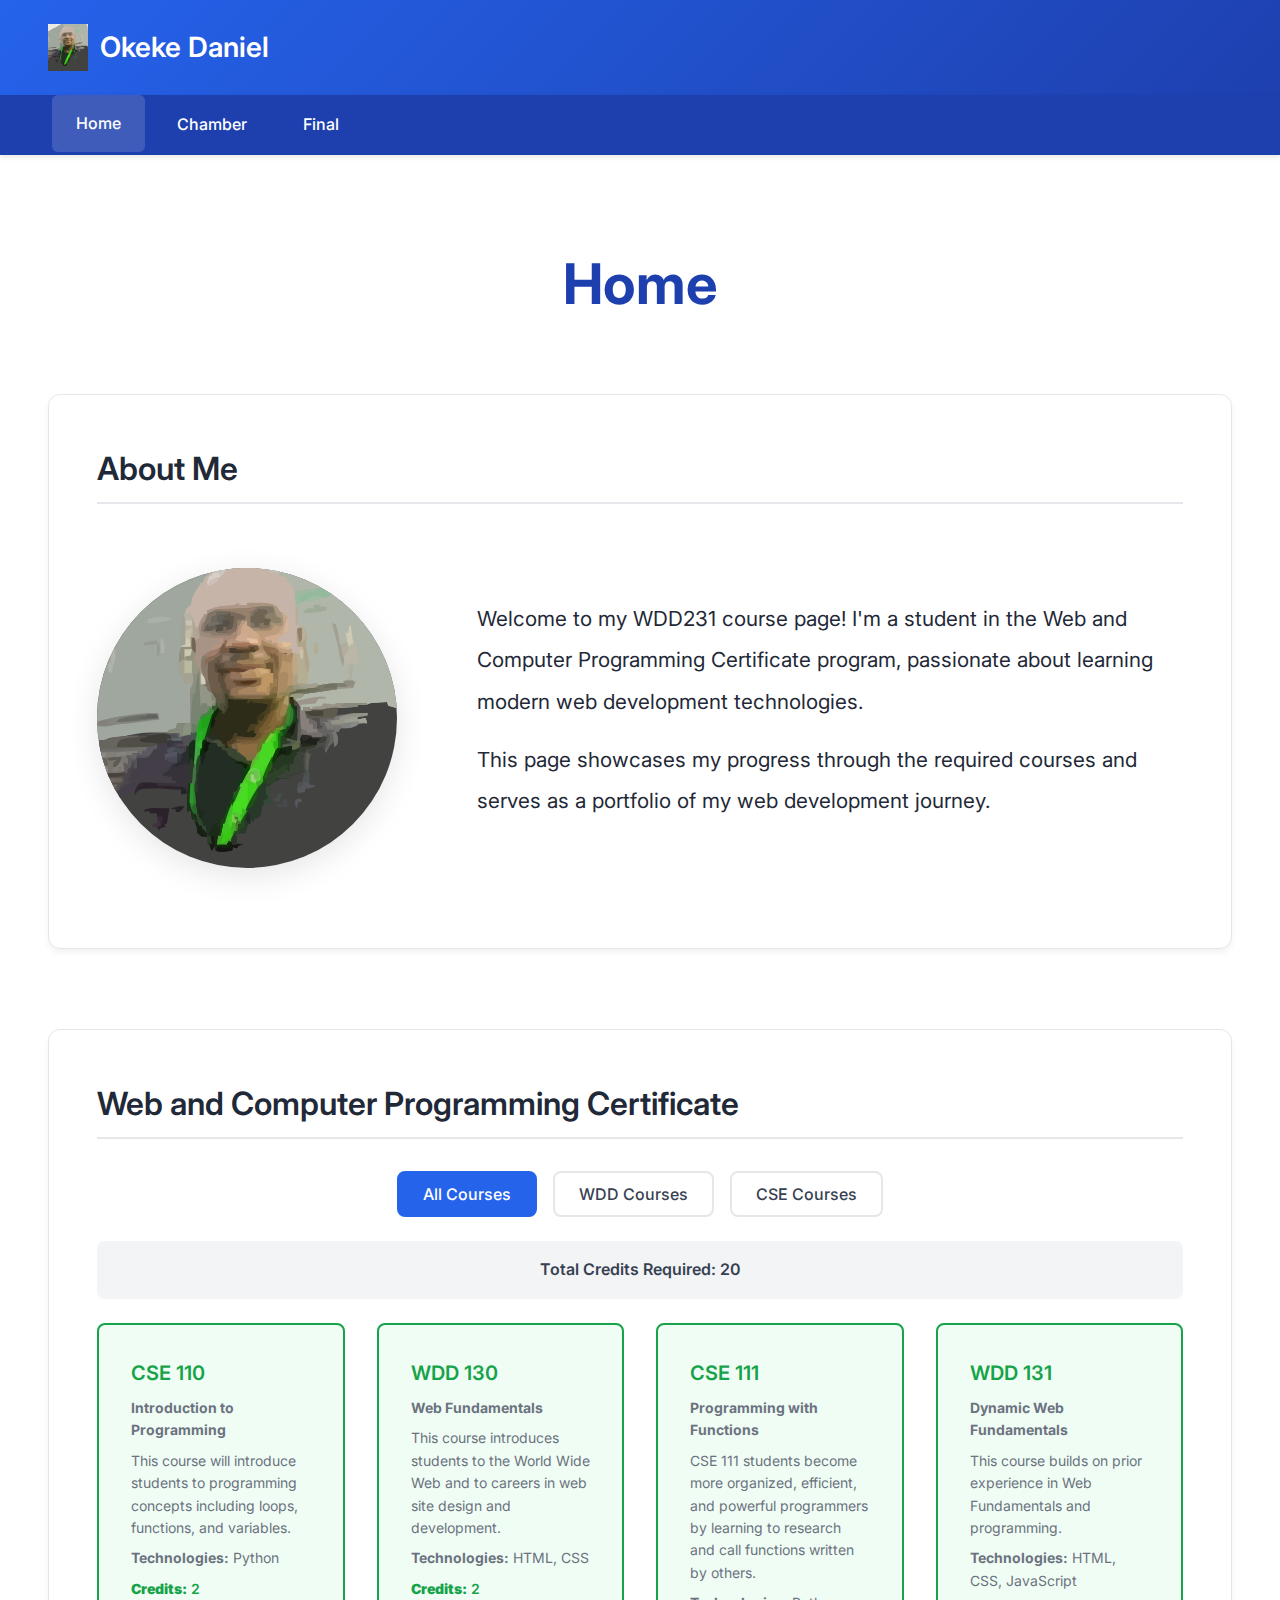
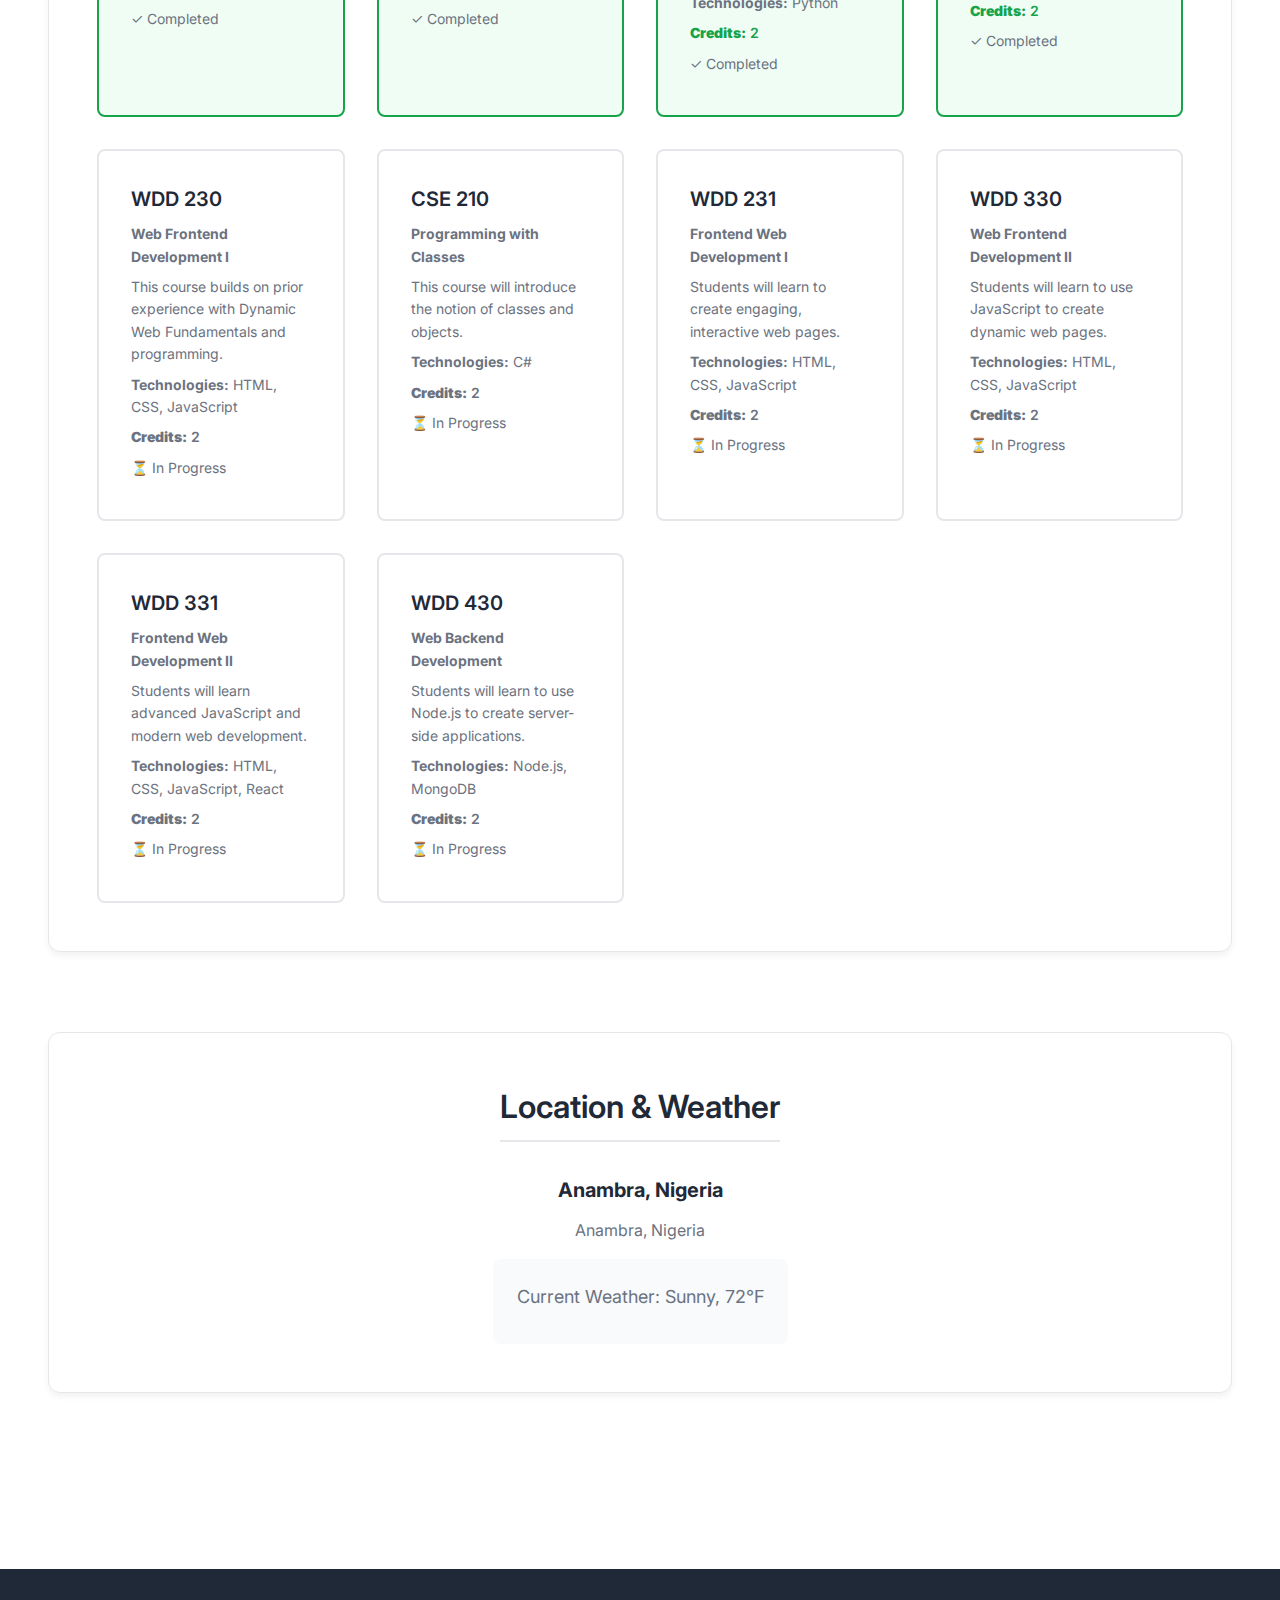
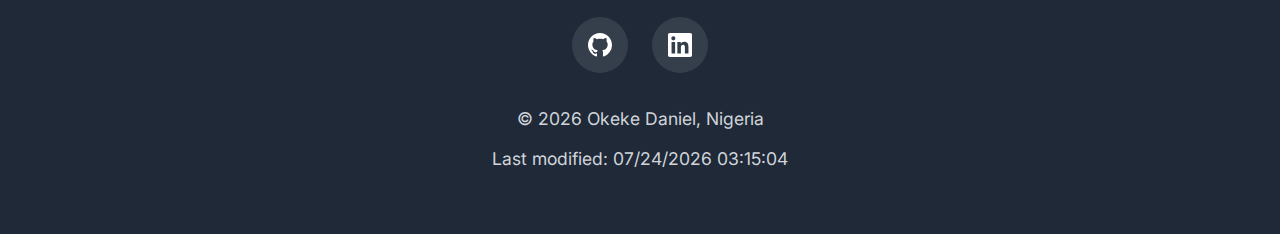
<file: index.html>
<!DOCTYPE html>
<html lang="en">
<head>
    <meta charset="UTF-8">
    <meta name="viewport" content="width=device-width, initial-scale=1.0">
    <meta name="description" content="WDD231 Course Home Page - Web and Computer Programming Certificate">
    <meta name="author" content="Okeke Daniel">
    <title>Your Name - WDD231 Course Home Page</title>
    
    <!-- Google Fonts -->
    <link href="https://fonts.googleapis.com/css2?family=Inter:wght@300;400;500;600;700&display=swap" rel="stylesheet">
    
    <!-- CSS Files -->
    <link rel="stylesheet" href="styles/normalize.css">
    <link rel="stylesheet" href="styles/small.css">
    <link rel="stylesheet" href="styles/larger.css">
    
    <!-- JavaScript Files -->
    <script src="scripts/navigation.js" defer></script>
    <script src="scripts/date.js" defer></script>
    <script src="scripts/courses.js" defer></script>
</head>
<body>
    <header>
        <img src="images/logo.svg" alt="Site Logo" class="logo" width="40" height="40">
        <span class="site-name">Okeke Daniel</span>
        <button class="hamburger" id="hamburger" aria-label="Toggle navigation menu">
            <span></span>
            <span></span>
            <span></span>
        </button>
    </header>

    <nav id="navigation">
        <ul>
            <li><a href="#" class="active">Home</a></li>
            <li><a href="chamber/directory.html">Chamber</a></li>
            <li><a href="final/">Final</a></li>
        </ul>
    </nav>

    <main>
        <h1>Home</h1>
        
        <section class="profile-section">
            <h2>About Me</h2>
            <div class="profile-content">
                <img src="images/logo.svg" alt="Your Name - Profile Photo" class="profile-image">
                <div class="profile-text">
                    <p>Welcome to my WDD231 course page! I'm a student in the Web and Computer Programming Certificate program, passionate about learning modern web development technologies.</p>
                    <p>This page showcases my progress through the required courses and serves as a portfolio of my web development journey.</p>
                </div>
            </div>
        </section>

        <section class="certificate-section">
            <h2>Web and Computer Programming Certificate</h2>
            <div class="filter-buttons">
                <button class="filter-btn active" data-filter="all">All Courses</button>
                <button class="filter-btn" data-filter="WDD">WDD Courses</button>
                <button class="filter-btn" data-filter="CSE">CSE Courses</button>
            </div>
            <div class="credits-display">
                Total Credits Required: <span id="total-credits">0</span>
            </div>
            <div class="courses-container" id="courses-container">
                <!-- Courses will be dynamically populated here -->
            </div>
        </section>

        <section class="location-weather">
            <h2>Location & Weather</h2>
            <div class="location-info">
                <h3>Anambra, Nigeria</h3>
                <p>Anambra, Nigeria</p>
                <div class="weather-info">
                    <p>Current Weather: <span id="weather">Sunny, 72°F</span></p>
                </div>
            </div>
        </section>
    </main>

    <footer>
        <div class="social-links">
            <a href="https://github.com/yourusername" target="_blank" aria-label="GitHub">
                <svg width="24" height="24" viewBox="0 0 24 24" fill="currentColor">
                    <path d="M12 0C5.37 0 0 5.37 0 12c0 5.31 3.435 9.795 8.205 11.385.6.105.825-.255.825-.57 0-.285-.015-1.23-.015-2.235-3.015.555-3.795-.735-4.035-1.41-.135-.345-.72-1.41-1.23-1.695-.42-.225-1.02-.78-.015-.795.945-.015 1.62.87 1.845 1.23 1.08 1.815 2.805 1.305 3.495.99.105-.78.42-1.305.765-1.605-2.67-.3-5.46-1.335-5.46-5.925 0-1.305.465-2.385 1.23-3.225-.12-.3-.54-1.53.12-3.18 0 0 1.005-.315 3.3 1.23.96-.27 1.98-.405 3-.405s2.04.135 3 .405c2.295-1.56 3.3-1.23 3.3-1.23.66 1.65.24 2.88.12 3.18.765.84 1.23 1.905 1.23 3.225 0 4.605-2.805 5.625-5.475 5.925.435.375.81 1.095.81 2.22 0 1.605-.015 2.895-.015 3.3 0 .315.225.69.825.57A12.02 12.02 0 0 0 24 12c0-6.63-5.37-12-12-12z"/>
                </svg>
            </a>
            <a href="https://linkedin.com/in/yourprofile" target="_blank" aria-label="LinkedIn">
                <svg width="24" height="24" viewBox="0 0 24 24" fill="currentColor">
                    <path d="M20.447 20.452h-3.554v-5.569c0-1.328-.027-3.037-1.852-3.037-1.853 0-2.136 1.445-2.136 2.939v5.667H9.351V9h3.414v1.561h.046c.477-.9 1.637-1.85 3.37-1.85 3.601 0 4.267 2.37 4.267 5.455v6.286zM5.337 7.433a2.062 2.062 0 0 1-2.063-2.065 2.064 2.064 0 1 1 2.063 2.065zm1.782 13.019H3.555V9h3.564v11.452zM22.225 0H1.771C.792 0 0 .774 0 1.729v20.542C0 23.227.792 24 1.771 24h20.451C23.2 24 24 23.227 24 22.271V1.729C24 .774 23.2 0 22.222 0h.003z"/>
                </svg>
            </a>
        </div>
        <p>
            &copy; <span id="currentyear"></span> Okeke Daniel, Nigeria
        </p>
        <p id="lastModified"></p>
    </footer>
</body>
</html>
</file>
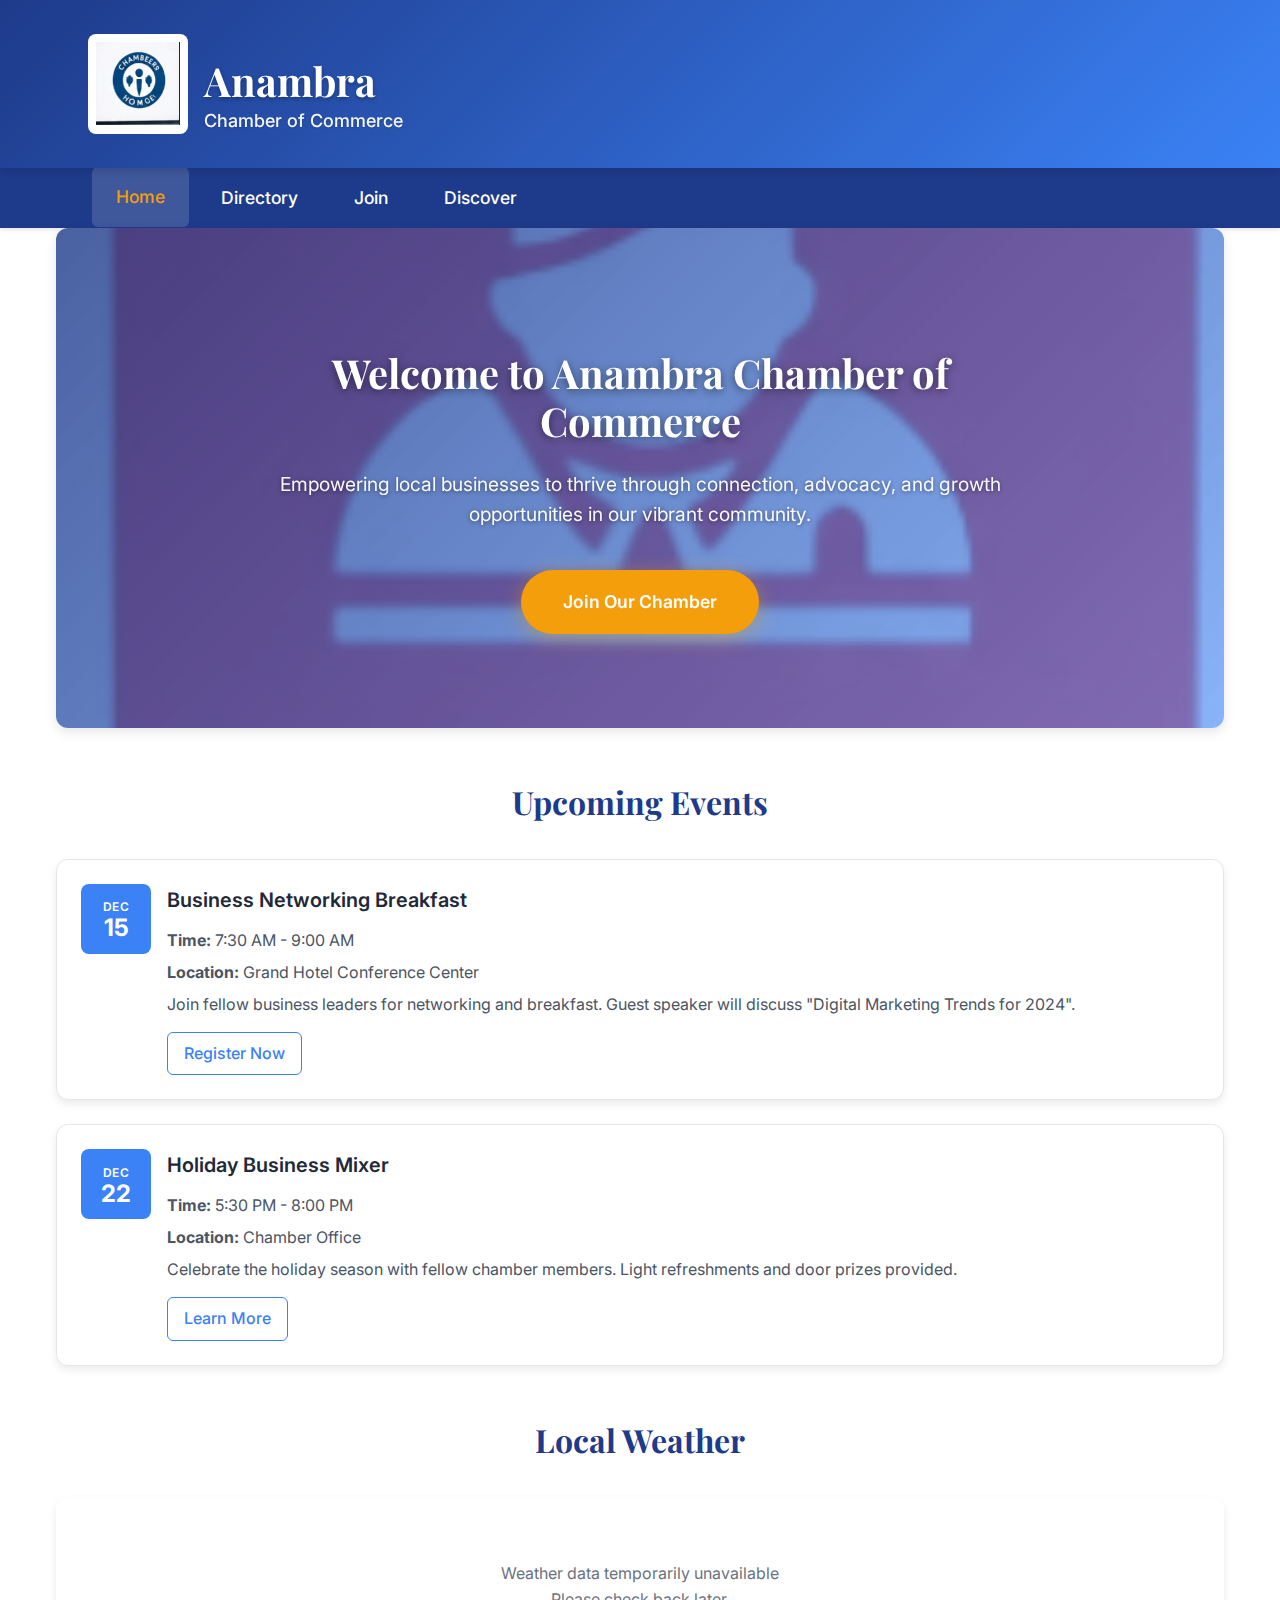
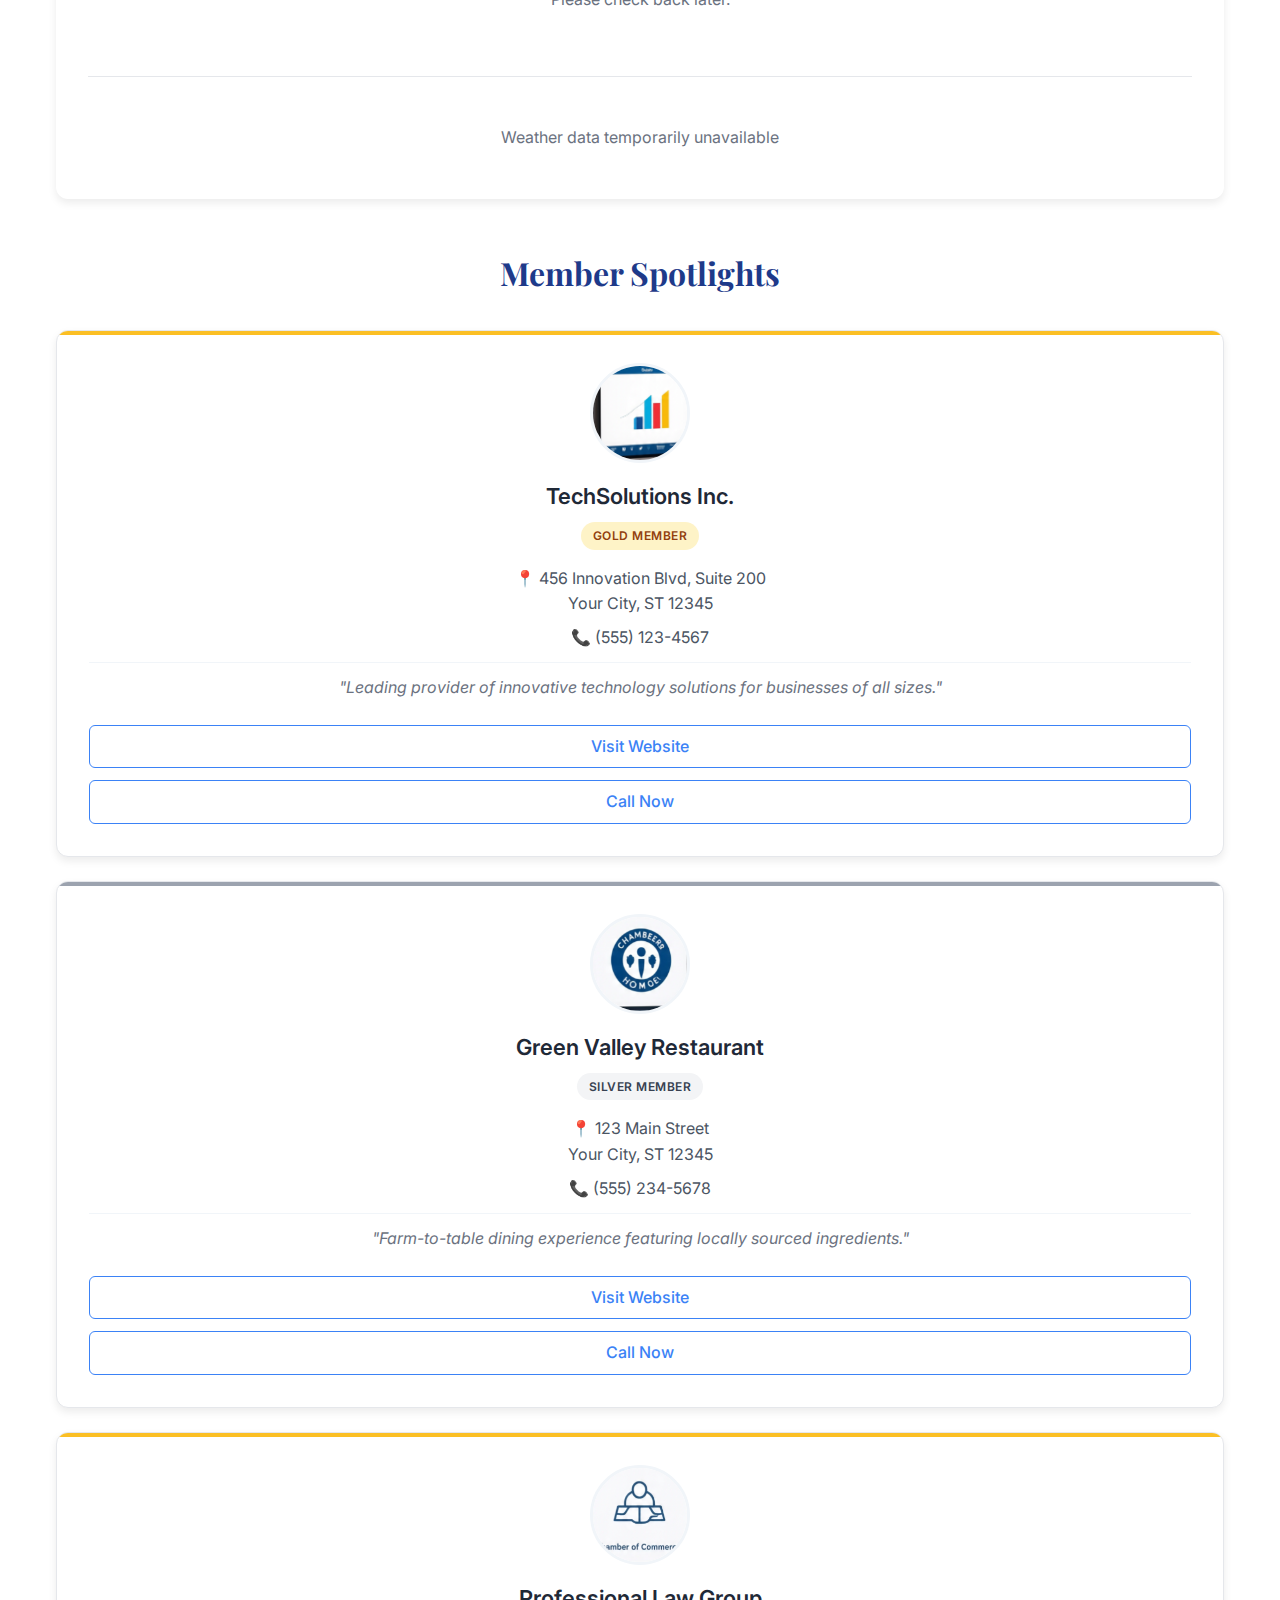
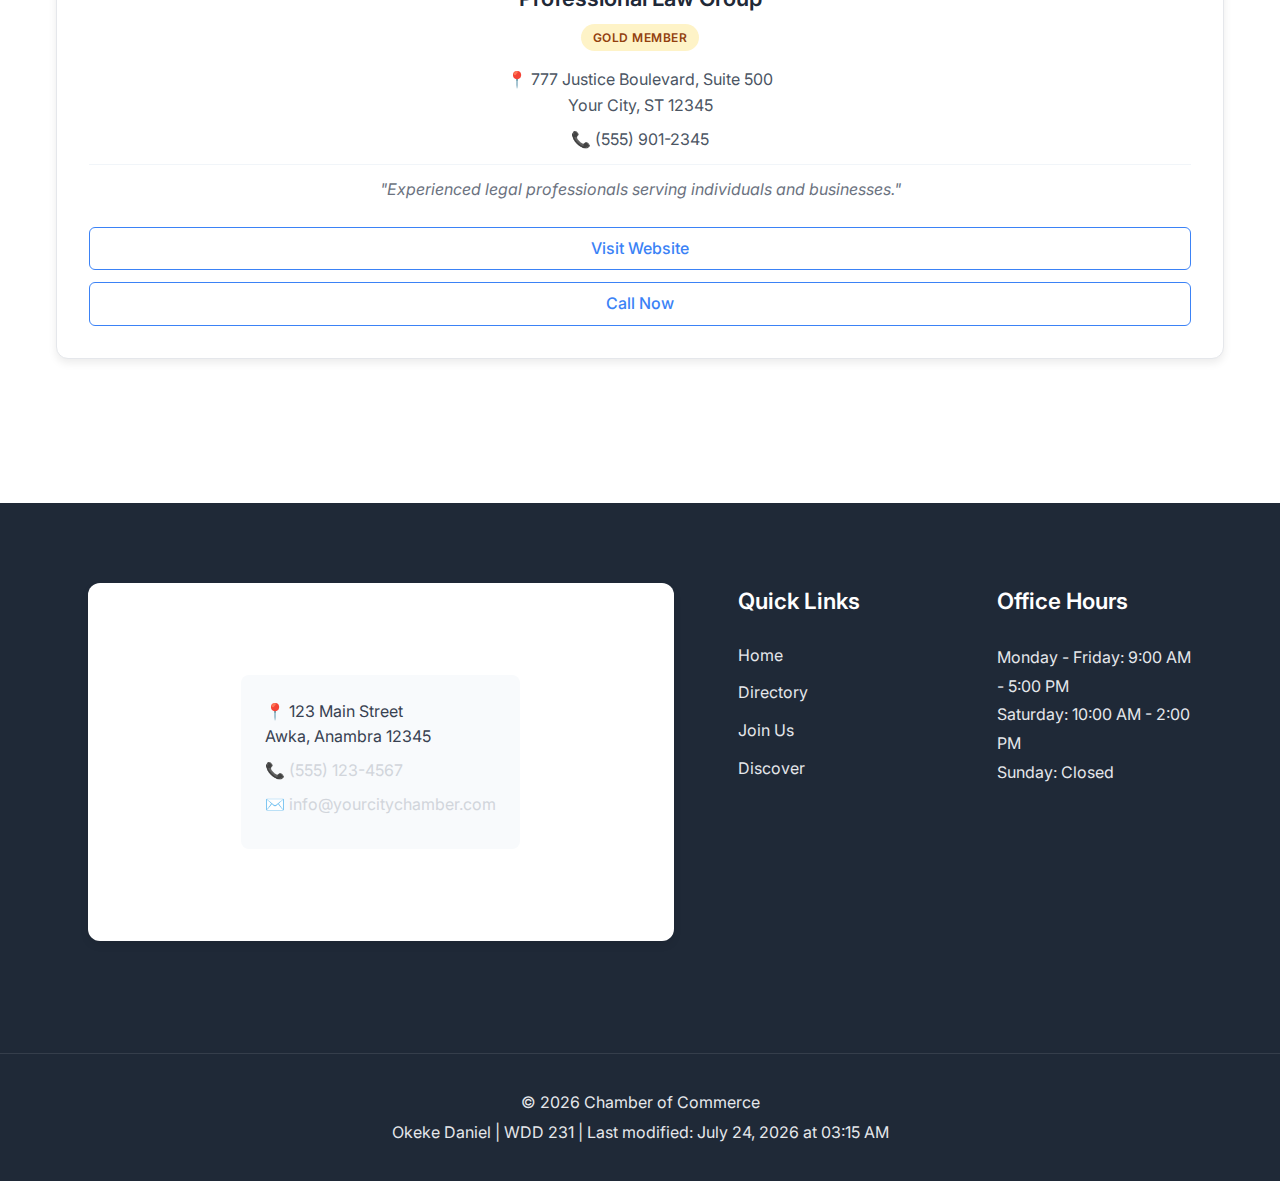
<file: chamber/index.html>
<!DOCTYPE html>
<html lang="en">
<head>
    <meta charset="UTF-8">
    <meta name="viewport" content="width=device-width, initial-scale=1.0">
    <meta name="description" content="Welcome to Anambra Chamber of Commerce - Supporting local business growth and community development through networking, advocacy, and resources.">
    <meta name="author" content="Okeke Daniel">
    <title>Anambra Chamber of Commerce - Home</title>
    
    <!-- Facebook Open Graph Meta Tags -->
    <meta property="og:title" content="Anambra Chamber of Commerce - Home">
    <meta property="og:description" content="Join our thriving business community. Connect, grow, and succeed with [Your City] Chamber of Commerce.">
    <meta property="og:image" content="https://dani4god.github.io/wdd231/chamber/images/chamber-social.jpg">
    <meta property="og:url" content="https://dani4god.github.io/wdd231/chamber/index.html">
    <meta property="og:type" content="website">
    
    <!-- Favicon - Multiple formats for better browser support -->

    <link rel="shortcut icon" href="images/favicon.ico">
    
    <!-- Preconnect to Google Fonts -->
    <link rel="preconnect" href="https://fonts.googleapis.com">
    <link rel="preconnect" href="https://fonts.gstatic.com" crossorigin>
    
    <!-- Preconnect to OpenWeatherMap API -->
    <link rel="preconnect" href="https://api.openweathermap.org">
    <link rel="preconnect" href="https://openweathermap.org">
    
    <!-- Preload critical resources -->
    <link rel="preload" href="images/members/hero-business.jpg" as="image" type="image/webp">
    <link rel="preload" href="styles/base.css" as="style">
    
    <!-- Google Fonts with optimized loading -->
    <link href="https://fonts.googleapis.com/css2?family=Inter:wght@300;400;500;600;700&family=Playfair+Display:wght@400;600;700&display=swap" rel="stylesheet" media="print" onload="this.media='all'; this.onload=null;">
    
    <!-- CSS Files -->
    <link rel="stylesheet" href="styles/normalize.css">
    <link rel="stylesheet" href="styles/base.css">
    <link rel="stylesheet" href="styles/larger.css">
    
    <!-- JavaScript Files -->
    <script src="scripts/navigation.js" defer></script>
    <script src="scripts/weather.js" defer></script>
    <script src="scripts/spotlights.js" defer></script>
    <script src="scripts/footer.js" defer></script>
</head>
<body>
    <header>
        <div class="header-container">
            <div class="logo-section">
                <img src="images/chamber-logo.png" alt="Anambra Chamber of Commerce Logo" 
                     class="chamber-logo" 
                     width="80" height="80"
                     loading="eager">
                <div class="chamber-title">
                    <h1>Anambra</h1>
                    <p>Chamber of Commerce</p>
                </div>
            </div>
            
            <div class="header-actions">
                <button class="hamburger" id="hamburger" aria-label="Toggle navigation menu">
                    <span></span>
                    <span></span>
                    <span></span>
                </button>
            </div>
        </div>
    </header>

    <nav id="navigation" class="main-nav">
        <ul class="nav-list">
            <li><a href="index.html" class="active">Home</a></li>
            <li><a href="directory.html">Directory</a></li>
            <li><a href="join.html">Join</a></li>
            <li><a href="discover.html">Discover</a></li>
        </ul>
    </nav>

    <main class="home-main">
        <!-- Hero Section -->
        <section class="hero-section">
            <div class="hero-content">
                <div class="hero-text">
                    <h1>Welcome to Anambra Chamber of Commerce</h1>
                    <p>Empowering local businesses to thrive through connection, advocacy, and growth opportunities in our vibrant community.</p>
                    <a href="join.html" class="cta-button">Join Our Chamber</a>
                </div>
            </div>
            <div class="hero-image">
                <img src="images/members/hero-business.jpg" alt="Local businesses in Anambra" 
                     loading="eager" 
                     fetchpriority="high"
                     width="1200" height="600"
                     sizes="(max-width: 768px) 100vw, 1200px">
            </div>
        </section>

        <!-- Current Events Section -->
        <section class="events-section">
            <h2>Upcoming Events</h2>
            <div class="events-container">
                <div class="event-card">
                    <div class="event-date">
                        <span class="month">DEC</span>
                        <span class="day">15</span>
                    </div>
                    <div class="event-details">
                        <h3>Business Networking Breakfast</h3>
                        <p><strong>Time:</strong> 7:30 AM - 9:00 AM</p>
                        <p><strong>Location:</strong> Grand Hotel Conference Center</p>
                        <p>Join fellow business leaders for networking and breakfast. Guest speaker will discuss "Digital Marketing Trends for 2024".</p>
                        <a href="#" class="event-link">Register Now</a>
                    </div>
                </div>
                
                <div class="event-card">
                    <div class="event-date">
                        <span class="month">DEC</span>
                        <span class="day">22</span>
                    </div>
                    <div class="event-details">
                        <h3>Holiday Business Mixer</h3>
                        <p><strong>Time:</strong> 5:30 PM - 8:00 PM</p>
                        <p><strong>Location:</strong> Chamber Office</p>
                        <p>Celebrate the holiday season with fellow chamber members. Light refreshments and door prizes provided.</p>
                        <a href="#" class="event-link">Learn More</a>
                    </div>
                </div>
            </div>
        </section>

        <!-- Weather Section -->
        <section class="weather-section">
            <h2>Local Weather</h2>
            <div class="weather-container">
                <div class="current-weather" id="current-weather">
                    <div class="weather-loading">Loading weather data...</div>
                </div>
                <div class="forecast" id="forecast">
                    <!-- Forecast will be populated by JavaScript -->
                </div>
            </div>
        </section>

        <!-- Company Spotlights Section -->
        <section class="spotlights-section">
            <h2>Member Spotlights</h2>
            <div class="spotlights-container" id="spotlights-container">
                <div class="spotlights-loading">Loading member spotlights...</div>
            </div>
        </section>
    </main>

    <footer>
        <div class="footer-content">
            <div class="footer-section contact-info">
                <h3>Anambra Chamber of Commerce</h3>
                <div class="contact-details">
                    <p>📍 123 Main Street<br>
                    Awka, Anambra 12345</p>
                    <p>📞 (555) 123-4567</p>
                    <p>✉️ info@yourcitychamber.com</p>
                </div>
                <div class="social-links">
                    <a href="https://facebook.com/yourcitychamber" target="_blank" aria-label="Facebook">
                        <svg width="24" height="24" viewBox="0 0 24 24" fill="currentColor">
                            <path d="M24 12.073c0-6.627-5.373-12-12-12s-12 5.373-12 12c0 5.99 4.388 10.954 10.125 11.854v-8.385H7.078v-3.47h3.047V9.43c0-3.007 1.792-4.669 4.533-4.669 1.312 0 2.686.235 2.686.235v2.953H15.83c-1.491 0-1.956.925-1.956 1.874v2.25h3.328l-.532 3.47h-2.796v8.385C19.612 23.027 24 18.062 24 12.073z"/>
                        </svg>
                    </a>
                    <a href="https://linkedin.com/company/yourcitychamber" target="_blank" aria-label="LinkedIn">
                        <svg width="24" height="24" viewBox="0 0 24 24" fill="currentColor">
                            <path d="M20.447 20.452h-3.554v-5.569c0-1.328-.027-3.037-1.852-3.037-1.853 0-2.136 1.445-2.136 2.939v5.667H9.351V9h3.414v1.561h.046c.477-.9 1.637-1.85 3.37-1.85 3.601 0 4.267 2.37 4.267 5.455v6.286zM5.337 7.433a2.062 2.062 0 0 1-2.063-2.065 2.064 2.064 0 1 1 2.063 2.065zm1.782 13.019H3.555V9h3.564v11.452zM22.225 0H1.771C.792 0 0 .774 0 1.729v20.542C0 23.227.792 24 1.771 24h20.451C23.2 24 24 23.227 24 22.271V1.729C24 .774 23.2 0 22.222 0h.003z"/>
                        </svg>
                    </a>
                </div>
            </div>
            
            <div class="footer-section quick-links">
                <h3>Quick Links</h3>
                <ul>
                    <li><a href="index.html">Home</a></li>
                    <li><a href="directory.html">Directory</a></li>
                    <li><a href="join.html">Join Us</a></li>
                    <li><a href="discover.html">Discover</a></li>
                </ul>
            </div>
            
            <div class="footer-section hours">
                <h3>Office Hours</h3>
                <p>Monday - Friday: 9:00 AM - 5:00 PM<br>
                Saturday: 10:00 AM - 2:00 PM<br>
                Sunday: Closed</p>
            </div>
        </div>
        
        <div class="footer-bottom">
            <p>&copy; <span id="currentyear"></span>  Chamber of Commerce</p>
            <p>Okeke Daniel | WDD 231 | <span id="lastModified"></span></p>
        </div>
    </footer>
</body>
</html>
</file>
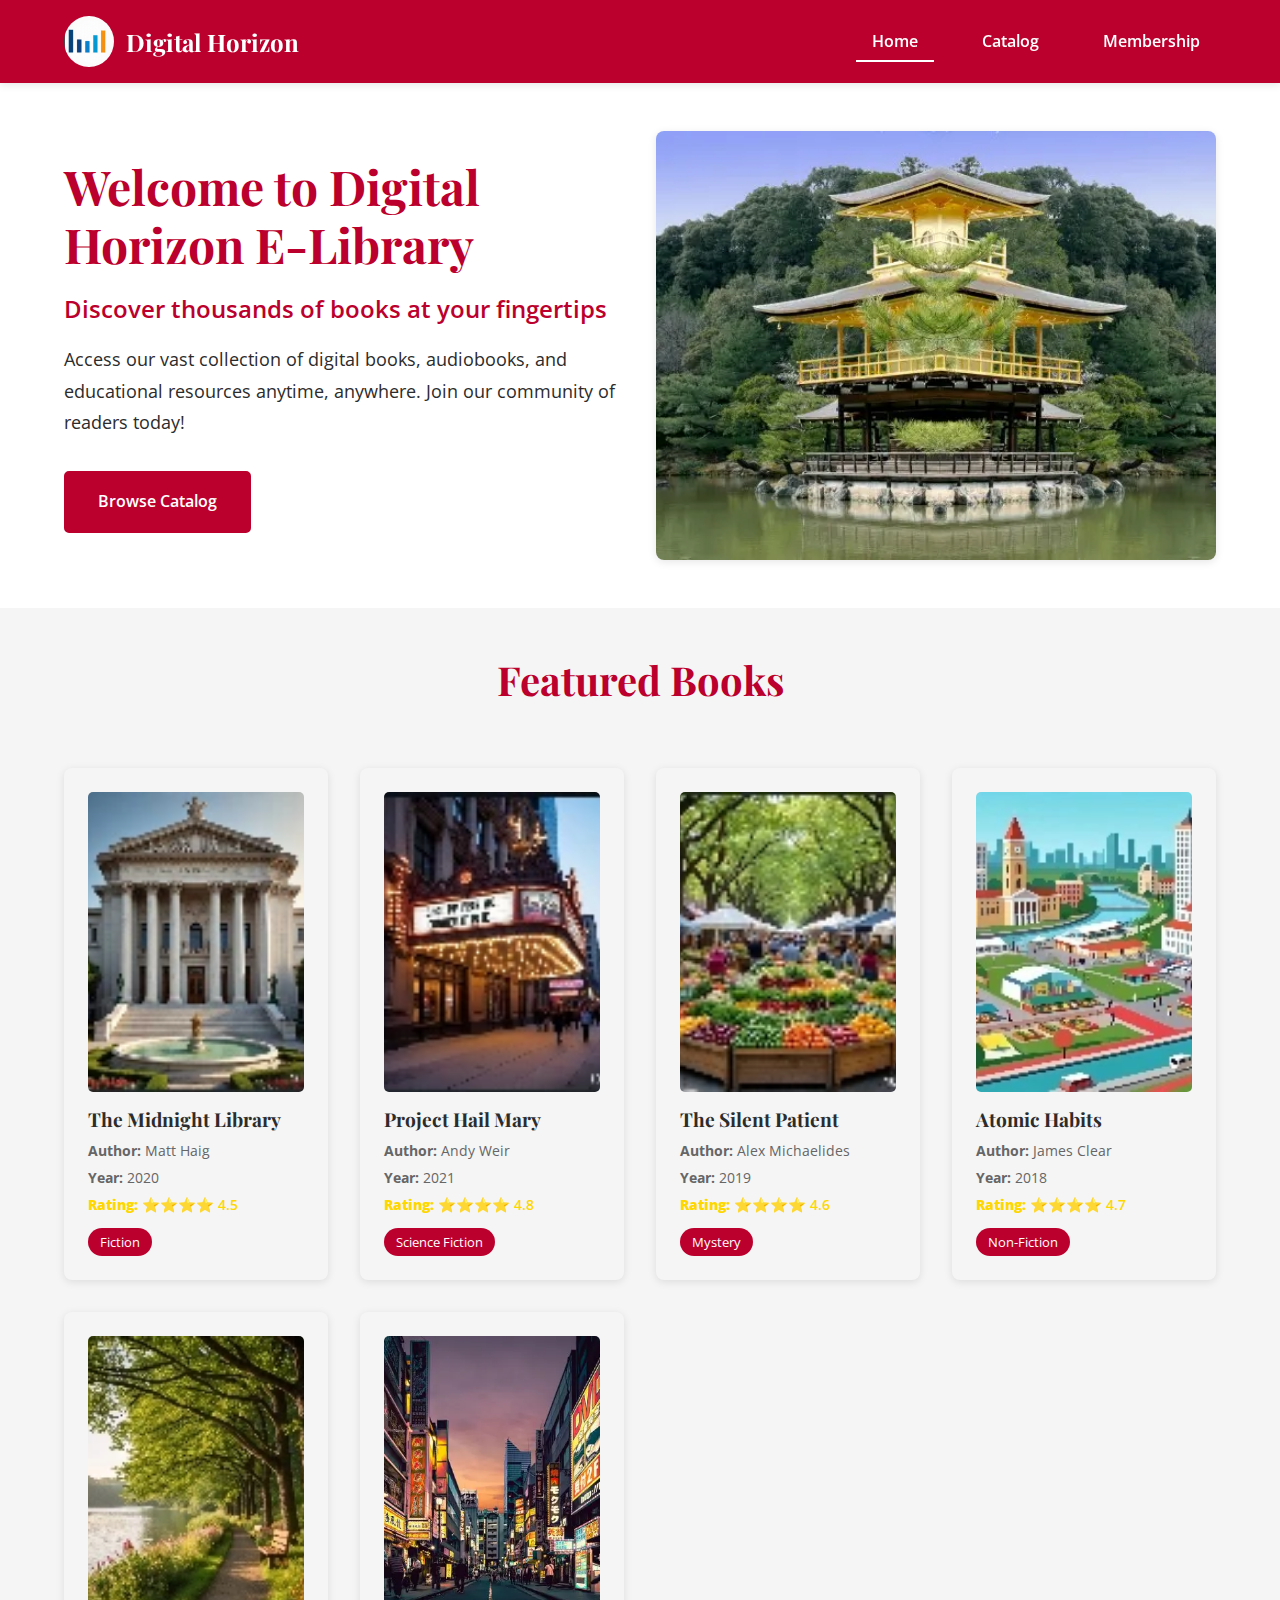
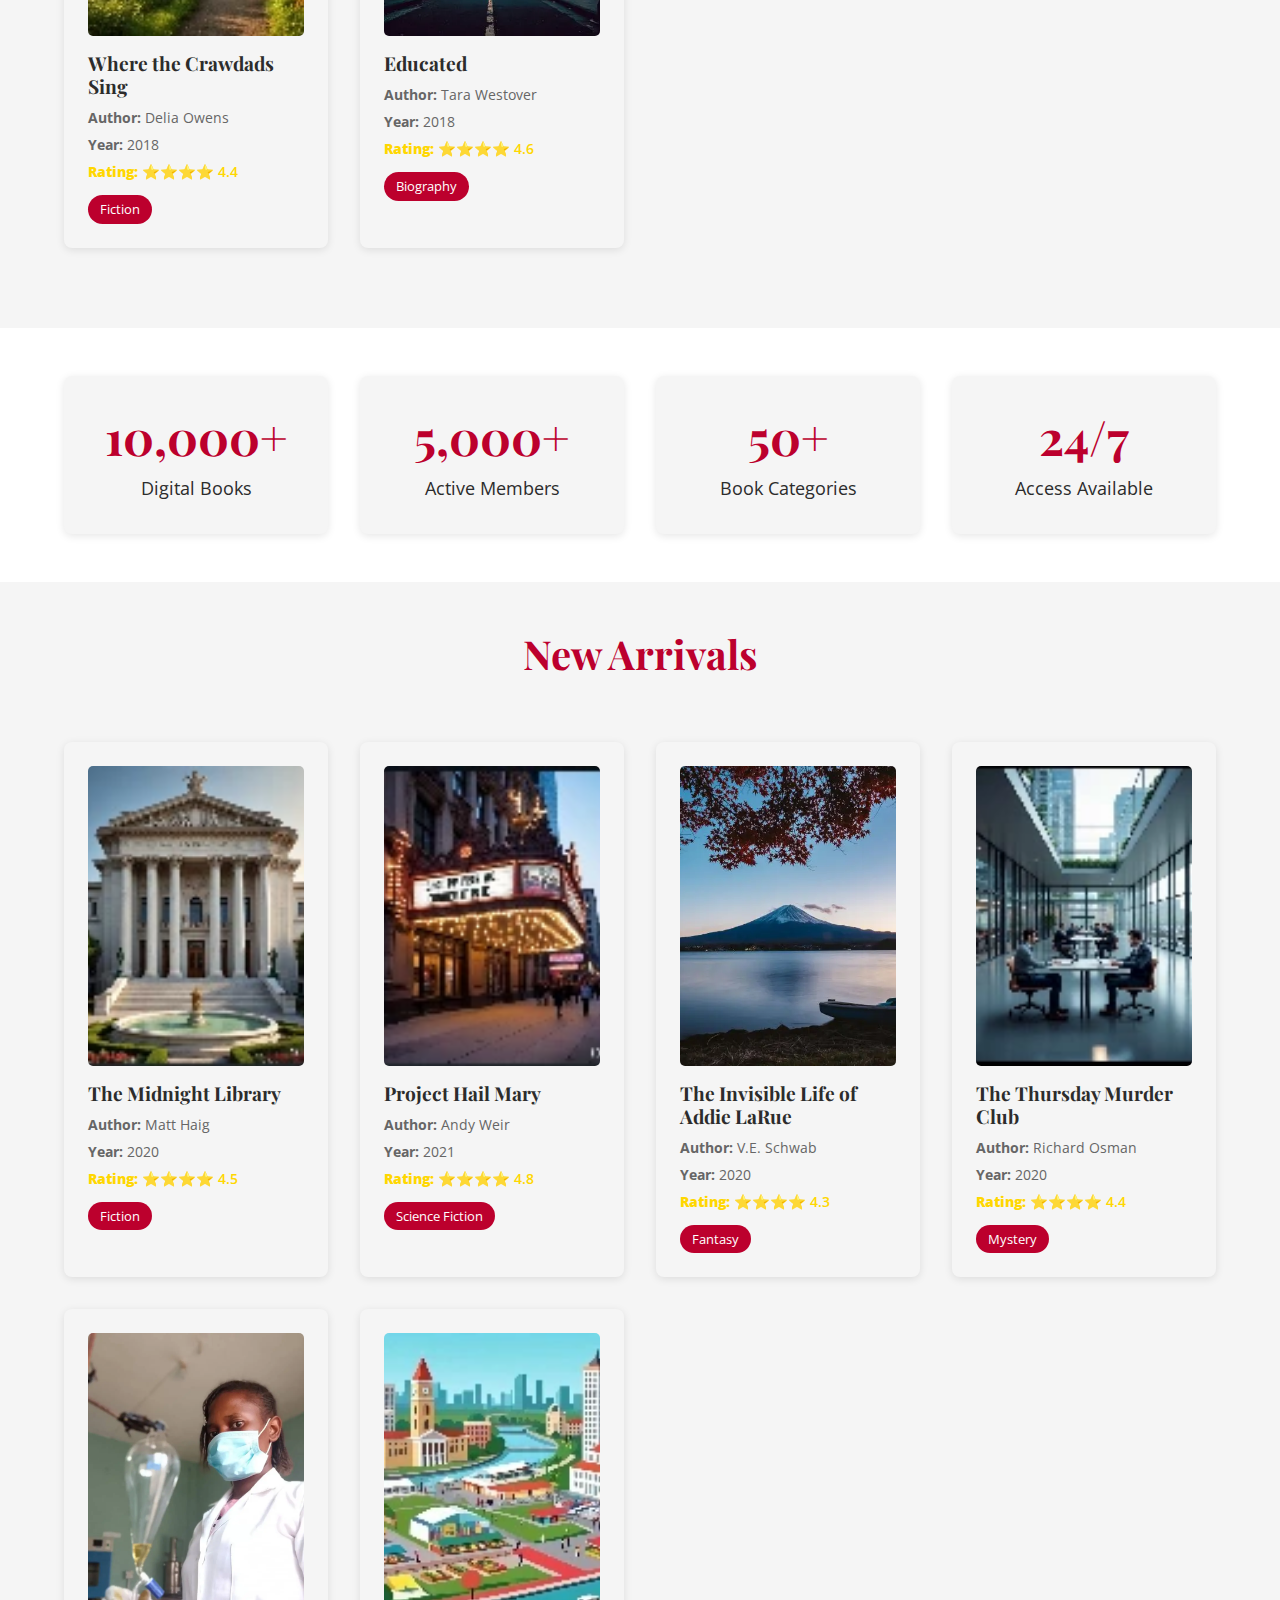
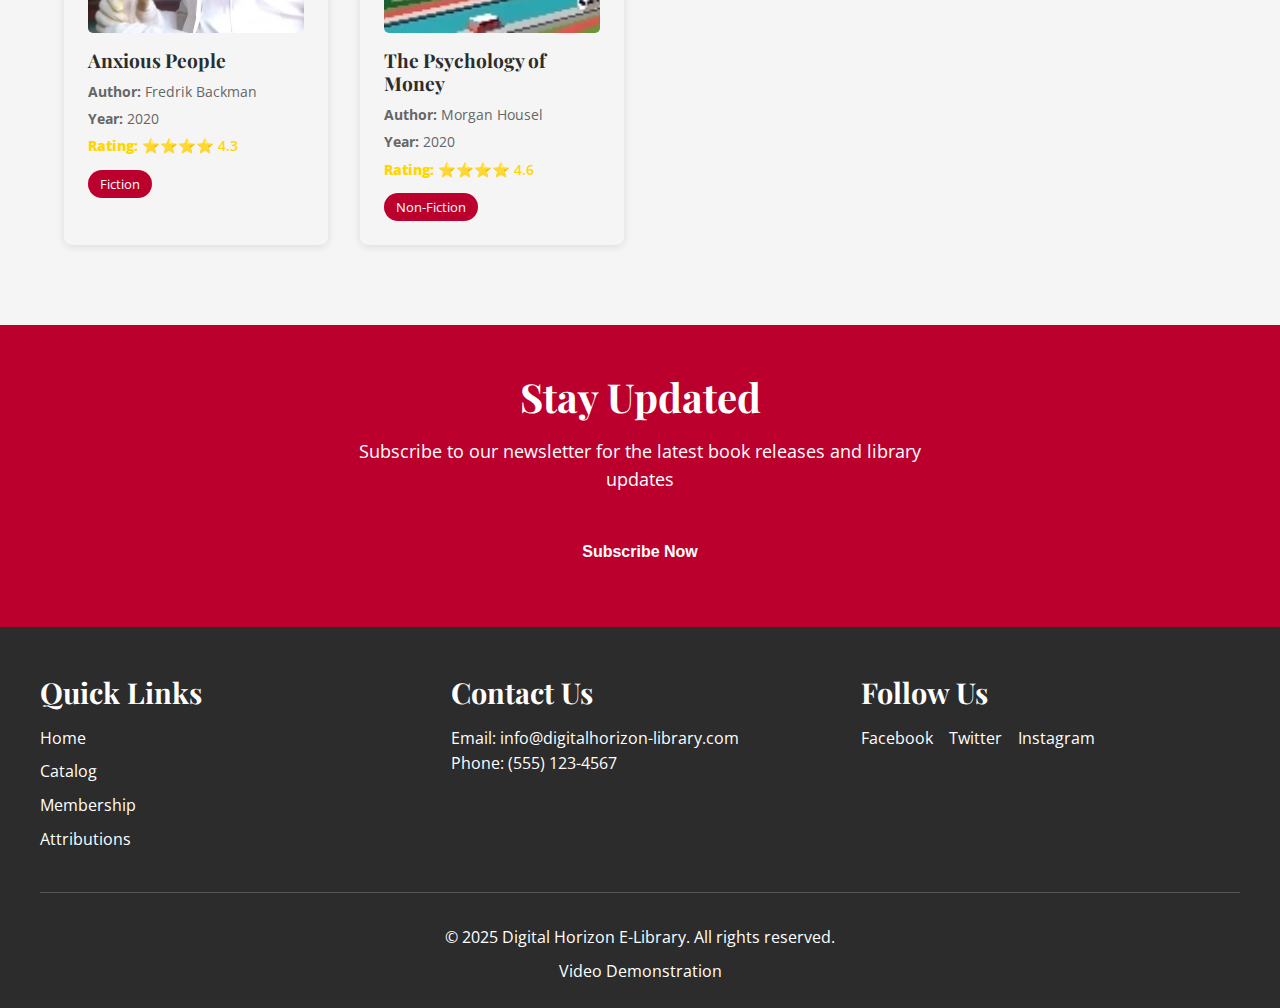
<file: project/index.html>
<!DOCTYPE html>
<html lang="en">
<head>
    <meta charset="UTF-8">
    <meta name="viewport" content="width=device-width, initial-scale=1.0">
    <meta name="description" content="Digital Horizon E-Library - Your gateway to thousands of digital books, audiobooks, and educational resources available 24/7">
    <meta name="author" content="Okeke Daniel">
    <meta property="og:title" content="Digital Horizon E-Library">
    <meta property="og:description" content="Access thousands of digital books and resources anytime, anywhere">
    <meta property="og:type" content="website">
    <meta property="og:image" content="images/og-image.jpg">
    <title>Home - Digital Horizon E-Library</title>
    <link rel="icon" type="image/png" href="images/favicon.ico">
    <link rel="stylesheet" href="styles/main.css">
</head>
<body>
    <header>
        <div class="header-container">
            <div class="logo">
                <img src="images/logo.jpg" alt="Digital Horizon E-Library Logo" width="50" height="50">
                <span class="logo-text">Digital Horizon</span>
            </div>
            <button class="hamburger" aria-label="Toggle navigation menu" aria-expanded="false">
                <span></span>
                <span></span>
                <span></span>
            </button>
            <nav>
                <ul class="nav-links">
                    <li><a href="index.html" class="active" aria-current="page">Home</a></li>
                    <li><a href="catalog.html">Catalog</a></li>
                    <li><a href="membership.html">Membership</a></li>
                </ul>
            </nav>
        </div>
    </header>

    <main>
        <section class="hero">
            <div class="hero-content">
                <h1>Welcome to Digital Horizon E-Library</h1>
                <p class="hero-subtitle">Discover thousands of books at your fingertips</p>
                <p class="hero-description">Access our vast collection of digital books, audiobooks, and educational resources anytime, anywhere. Join our community of readers today!</p>
                <a href="catalog.html" class="cta-button">Browse Catalog</a>
            </div>
            <div class="hero-image">
                <img src="images/hero-books.webp" alt="Collection of digital books" loading="lazy" width="600" height="400">
            </div>
        </section>

        <section class="featured-books">
            <h2>Featured Books</h2>
            <div id="featuredContainer" class="books-grid">
                <!-- Featured books will be dynamically loaded here -->
            </div>
        </section>

        <section class="stats">
            <div class="stat-card">
                <h3 class="stat-number">10,000+</h3>
                <p>Digital Books</p>
            </div>
            <div class="stat-card">
                <h3 class="stat-number">5,000+</h3>
                <p>Active Members</p>
            </div>
            <div class="stat-card">
                <h3 class="stat-number">50+</h3>
                <p>Book Categories</p>
            </div>
            <div class="stat-card">
                <h3 class="stat-number">24/7</h3>
                <p>Access Available</p>
            </div>
        </section>

        <section class="new-arrivals">
            <h2>New Arrivals</h2>
            <div id="newArrivalsContainer" class="books-grid">
                <!-- New arrivals will be dynamically loaded here -->
            </div>
        </section>

        <section class="newsletter">
            <div class="newsletter-content">
                <h2>Stay Updated</h2>
                <p>Subscribe to our newsletter for the latest book releases and library updates</p>
                <button class="cta-button" id="newsletterBtn">Subscribe Now</button>
            </div>
        </section>
    </main>

    <footer>
        <div class="footer-content">
            <div class="footer-section">
                <h3>Quick Links</h3>
                <ul>
                    <li><a href="index.html">Home</a></li>
                    <li><a href="catalog.html">Catalog</a></li>
                    <li><a href="membership.html">Membership</a></li>
                    <li><a href="attributions.html">Attributions</a></li>
                </ul>
            </div>
            <div class="footer-section">
                <h3>Contact Us</h3>
                <p>Email: info@digitalhorizon-library.com</p>
                <p>Phone: (555) 123-4567</p>
            </div>
            <div class="footer-section">
                <h3>Follow Us</h3>
                <div class="social-links">
                    <a href="#" aria-label="Facebook">Facebook</a>
                    <a href="#" aria-label="Twitter">Twitter</a>
                    <a href="#" aria-label="Instagram">Instagram</a>
                </div>
            </div>
        </div>
        <div class="footer-bottom">
            <p>&copy; 2025 Digital Horizon E-Library. All rights reserved.</p>
            <p><a href="https://youtu.be/S_wSLqFn5Tg" target="_blank" rel="noopener">Video Demonstration</a></p>
        </div>
    </footer>

    <!-- Modal Dialog -->
    <div id="newsletterModal" class="modal" role="dialog" aria-labelledby="modalTitle" aria-modal="true">
        <div class="modal-content">
            <button class="modal-close" aria-label="Close modal">&times;</button>
            <h2 id="modalTitle">Subscribe to Our Newsletter</h2>
            <form id="newsletterForm">
                <label for="modalEmail">Email Address:</label>
                <input type="email" id="modalEmail" name="email" required>
                <button type="submit" class="cta-button">Subscribe</button>
            </form>
        </div>
    </div>

    <script src="scripts/main.js" type="module"></script>
</body>
</html>
</file>
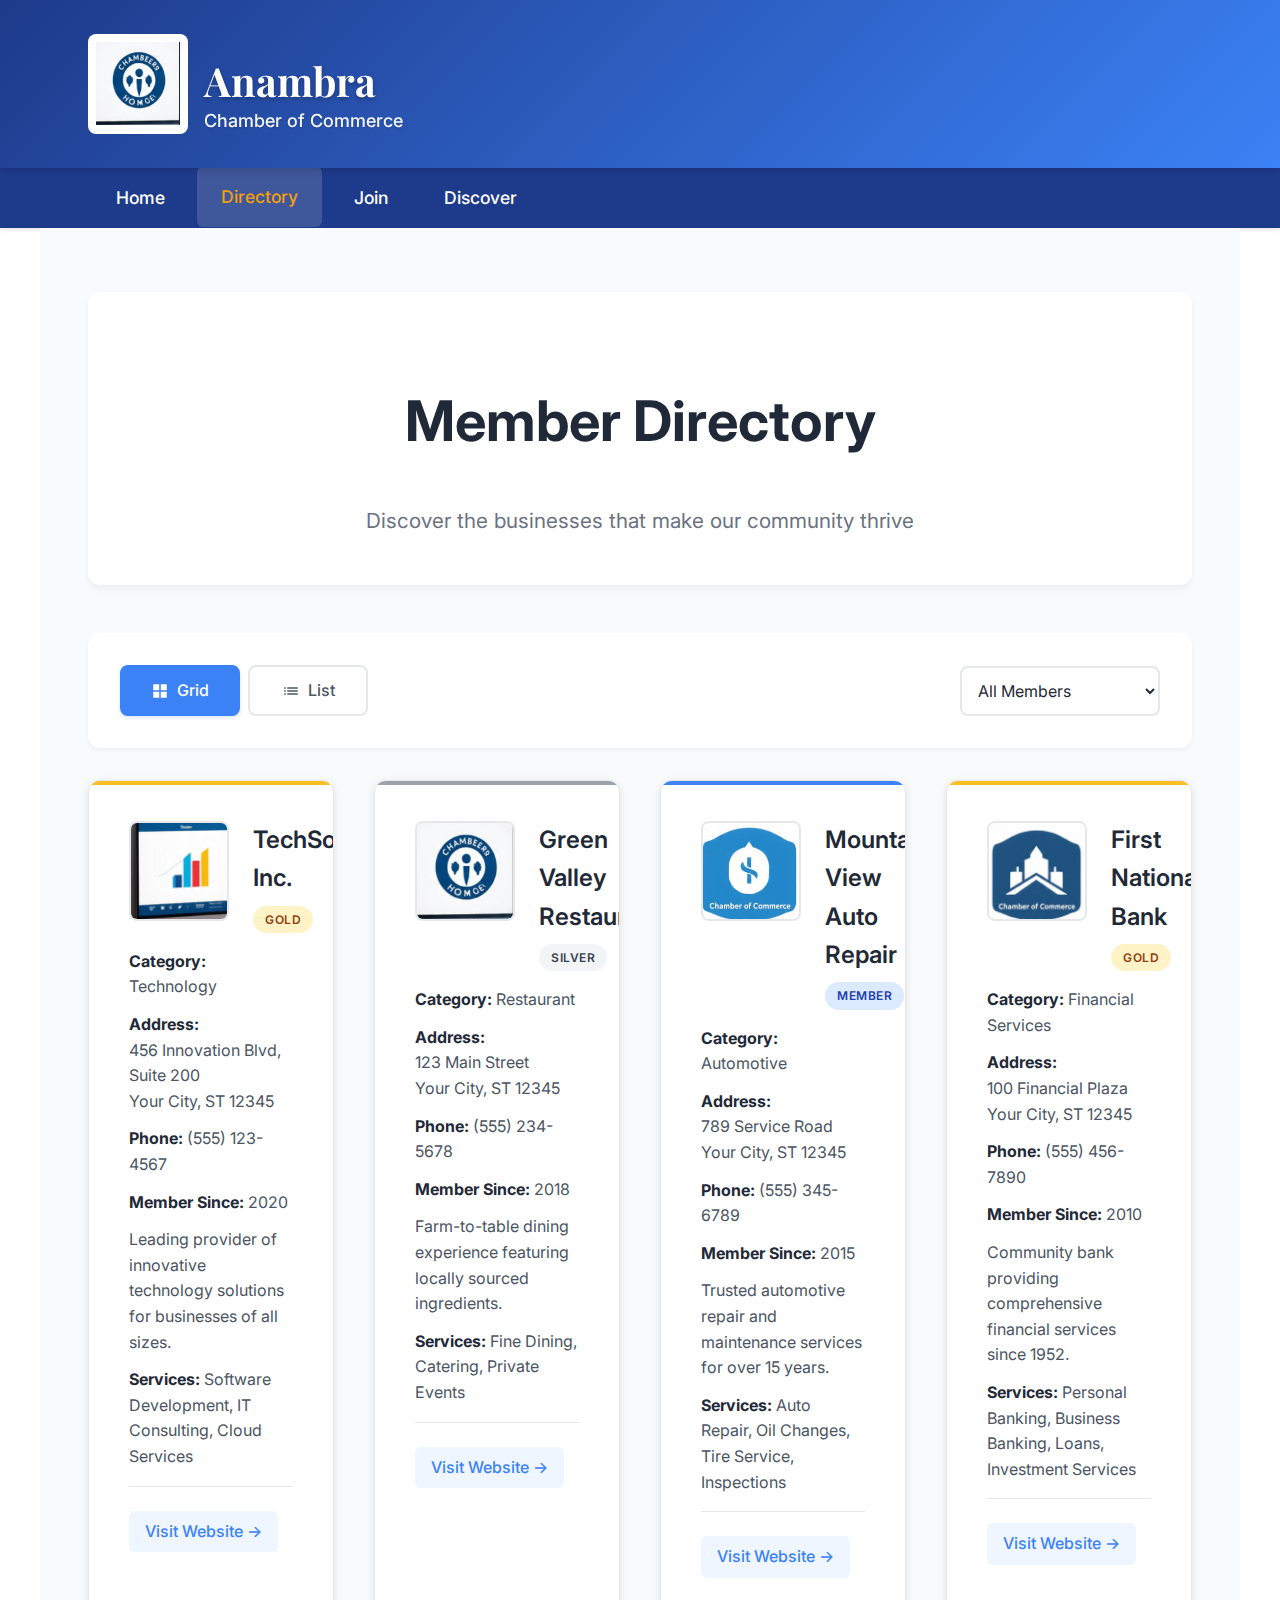
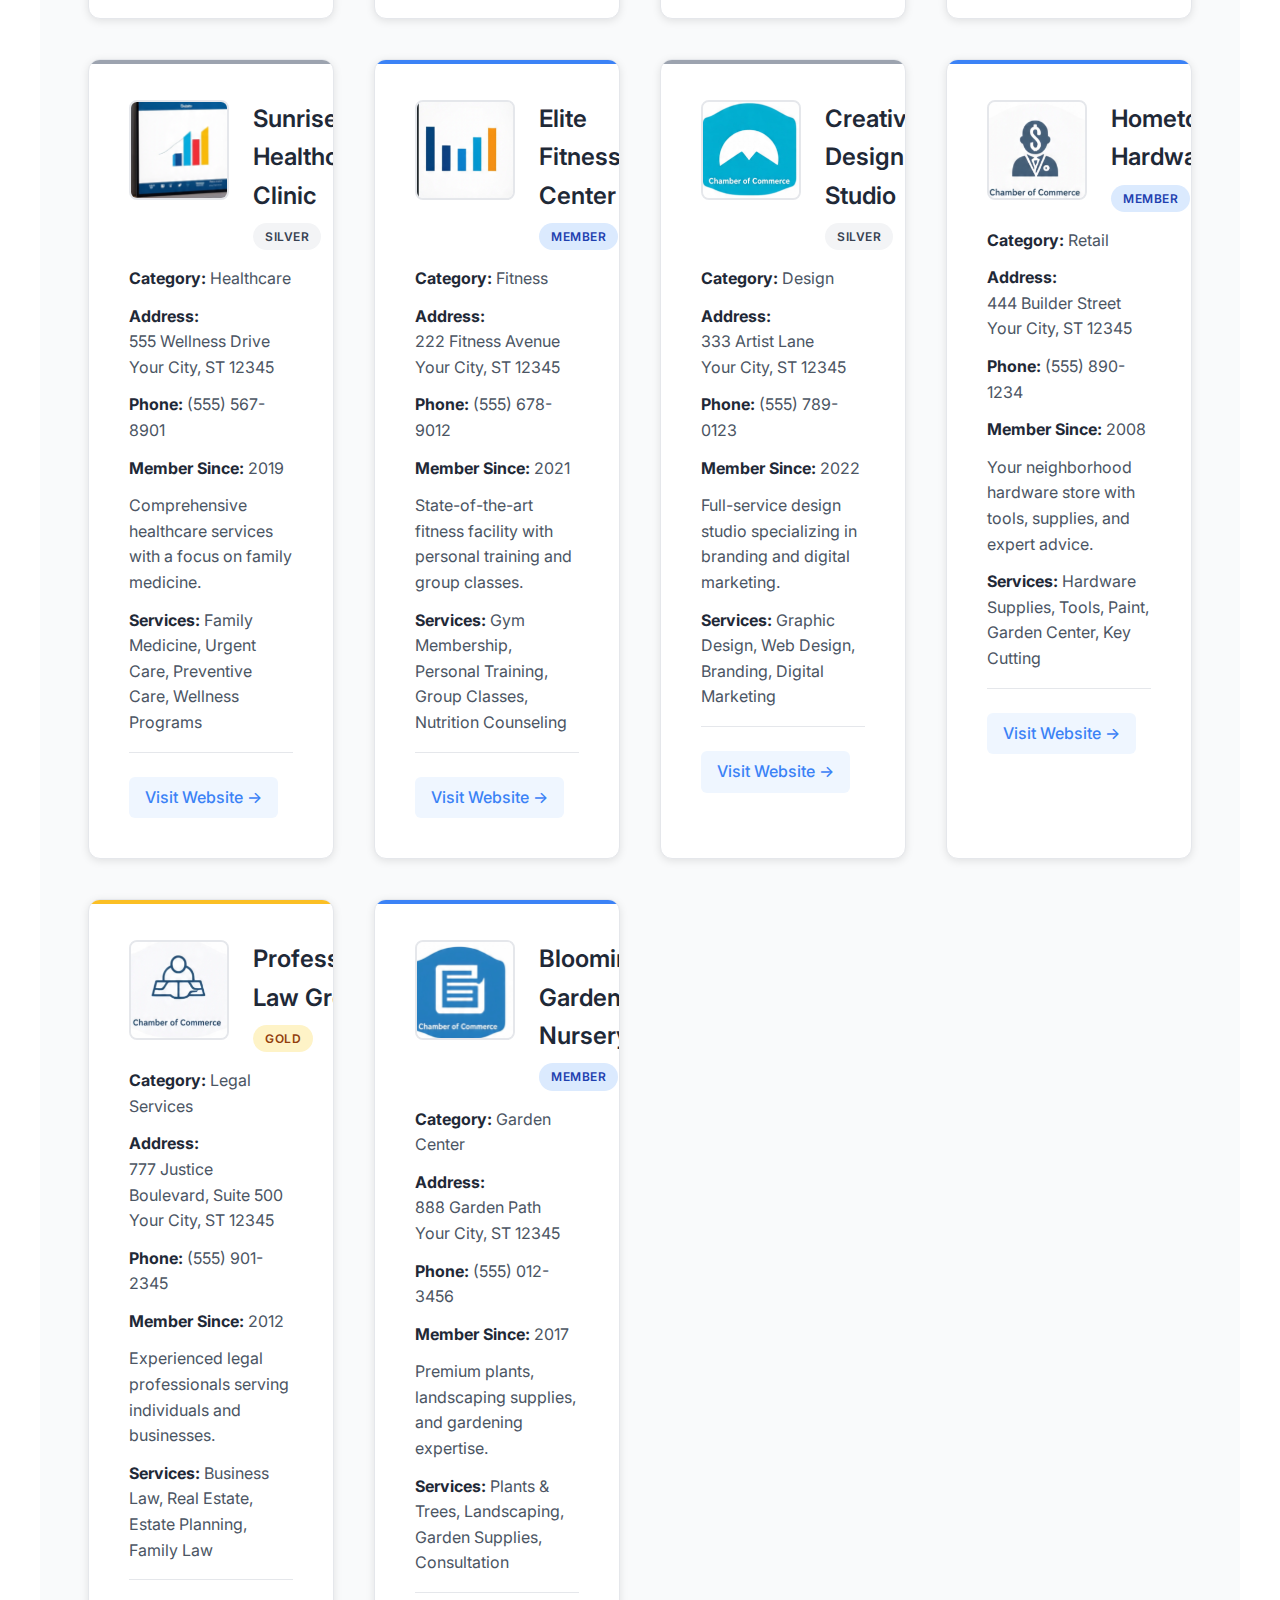
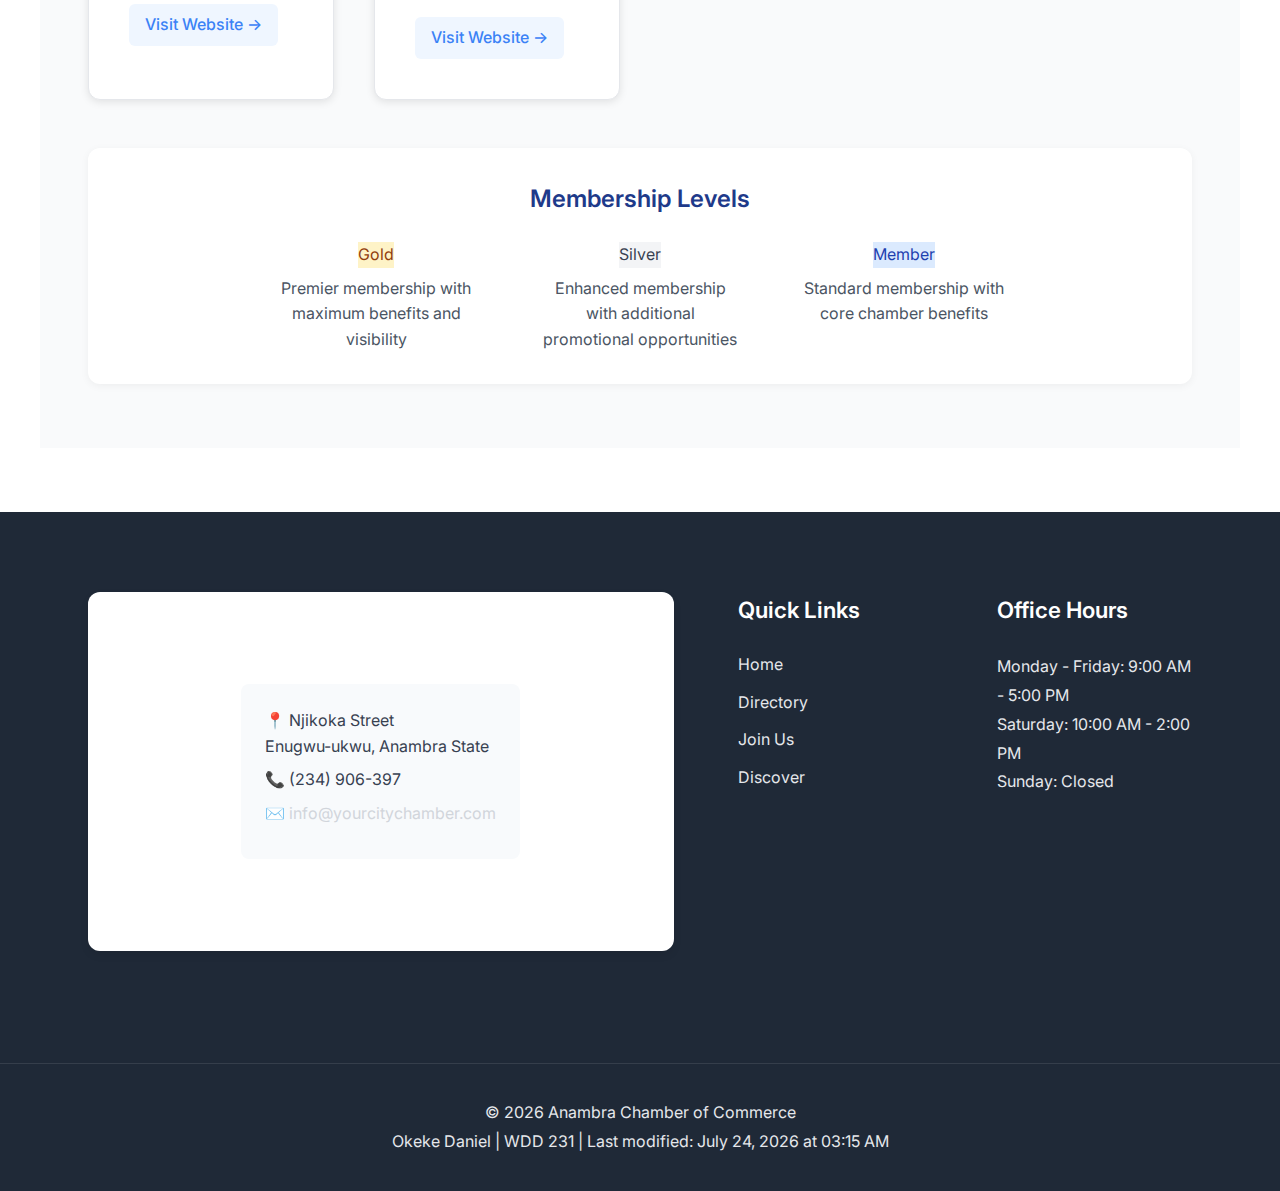
<file: chamber/directory.html>
<!DOCTYPE html>
<html lang="en">
<head>
    <meta charset="UTF-8">
    <meta name="viewport" content="width=device-width, initial-scale=1.0">
    <meta name="description" content="Directory of local business members of the [Your City] Chamber of Commerce. Find trusted businesses and services in our community.">
    <meta name="author" content="Your Name">
    <title>Anambra Chamber of Commerce - Member Directory</title>
    
    <!-- Facebook Open Graph Meta Tags -->
    <meta property="og:title" content="Anambra Chamber of Commerce - Member Directory">
    <meta property="og:description" content="Discover local businesses and services in our community. Browse our member directory to find trusted partners.">
    <meta property="og:image" content="https://dani4god.github.io/wdd231/chamber/images/chamber-social.jpg">
    <meta property="og:url" content="https://dani4god.github.io/wdd231/chamber/directory.html">
    <meta property="og:type" content="website">
    
    <!-- Favicon -->
    <link rel="icon" type="image/x-icon" href="images/favicon.ico">
    
    <!-- Google Fonts -->
    <link href="https://fonts.googleapis.com/css2?family=Inter:wght@300;400;500;600;700&family=Playfair+Display:wght@400;600;700&display=swap" rel="stylesheet">
    
    <!-- CSS Files -->
    <link rel="stylesheet" href="styles/normalize.css">
    <link rel="stylesheet" href="styles/base.css">
    <link rel="stylesheet" href="styles/larger.css">
    
    <!-- JavaScript Files -->
    <script src="scripts/navigation.js" defer></script>
    <script src="scripts/directory.js" defer></script>
    <script src="scripts/footer.js" defer></script>
</head>
<body>
    <header>
        <div class="header-container">
            <div class="logo-section">
                <img src="images/chamber-logo.png" alt="Chamber of Commerce Logo" class="chamber-logo">
                <div class="chamber-title">
                    <h1>Anambra</h1>
                    <p>Chamber of Commerce</p>
                </div>
            </div>
            
            <div class="header-actions">
                <button class="hamburger" id="hamburger" aria-label="Toggle navigation menu">
                    <span></span>
                    <span></span>
                    <span></span>
                </button>
            </div>
        </div>
    </header>

    <nav id="navigation" class="main-nav">
        <ul class="nav-list">
            <li><a href="../index.html">Home</a></li>
            <li><a href="directory.html" class="active">Directory</a></li>
            <li><a href="join.html">Join</a></li>
            <li><a href="discover.html">Discover</a></li>
        </ul>
    </nav>

    <main class="directory-main">
        <div class="directory-hero">
            <h1>Member Directory</h1>
            <p>Discover the businesses that make our community thrive</p>
        </div>

        <div class="directory-controls">
            <div class="view-toggles">
                <button id="grid-view" class="view-btn active" aria-label="Grid view">
                    <svg width="24" height="24" viewBox="0 0 24 24" fill="currentColor">
                        <path d="M3 3h8v8H3V3zm10 0h8v8h-8V3zM3 13h8v8H3v-8zm10 0h8v8h-8v-8z"/>
                    </svg>
                    Grid
                </button>
                <button id="list-view" class="view-btn" aria-label="List view">
                    <svg width="24" height="24" viewBox="0 0 24 24" fill="currentColor">
                        <path d="M3 13h2v-2H3v2zm0 4h2v-2H3v2zm0-8h2V7H3v2zm4 4h14v-2H7v2zm0 4h14v-2H7v2zM7 7v2h14V7H7z"/>
                    </svg>
                    List
                </button>
            </div>
            
            <div class="filter-controls">
                <select id="membership-filter" aria-label="Filter by membership level">
                    <option value="all">All Members</option>
                    <option value="3">Gold Members</option>
                    <option value="2">Silver Members</option>
                    <option value="1">General Members</option>
                </select>
            </div>
        </div>

        <div class="loading" id="loading">
            <p>Loading members...</p>
        </div>

        <div class="members-container" id="members-container">
            <!-- Member cards will be populated by JavaScript -->
        </div>

        <div class="membership-legend">
            <h3>Membership Levels</h3>
            <div class="legend-items">
                <div class="legend-item">
                    <span class="badge gold">Gold</span>
                    <p>Premier membership with maximum benefits and visibility</p>
                </div>
                <div class="legend-item">
                    <span class="badge silver">Silver</span>
                    <p>Enhanced membership with additional promotional opportunities</p>
                </div>
                <div class="legend-item">
                    <span class="badge member">Member</span>
                    <p>Standard membership with core chamber benefits</p>
                </div>
            </div>
        </div>
    </main>

    <footer>
        <div class="footer-content">
            <div class="footer-section contact-info">
                <h3>Anambra Chamber of Commerce</h3>
                <div class="contact-details">
                    <p>📍 Njikoka Street<br>
                    Enugwu-ukwu, Anambra State </p>
                    <p>📞 (234) 906-397</p>
                    <p>✉️ info@yourcitychamber.com</p>
                </div>
                <div class="social-links">
                    <a href="https://facebook.com/yourcitychamber" target="_blank" aria-label="Facebook">
                        <svg width="24" height="24" viewBox="0 0 24 24" fill="currentColor">
                            <path d="M24 12.073c0-6.627-5.373-12-12-12s-12 5.373-12 12c0 5.99 4.388 10.954 10.125 11.854v-8.385H7.078v-3.47h3.047V9.43c0-3.007 1.792-4.669 4.533-4.669 1.312 0 2.686.235 2.686.235v2.953H15.83c-1.491 0-1.956.925-1.956 1.874v2.25h3.328l-.532 3.47h-2.796v8.385C19.612 23.027 24 18.062 24 12.073z"/>
                        </svg>
                    </a>
                    <a href="https://linkedin.com/company/yourcitychamber" target="_blank" aria-label="LinkedIn">
                        <svg width="24" height="24" viewBox="0 0 24 24" fill="currentColor">
                            <path d="M20.447 20.452h-3.554v-5.569c0-1.328-.027-3.037-1.852-3.037-1.853 0-2.136 1.445-2.136 2.939v5.667H9.351V9h3.414v1.561h.046c.477-.9 1.637-1.85 3.37-1.85 3.601 0 4.267 2.37 4.267 5.455v6.286zM5.337 7.433a2.062 2.062 0 0 1-2.063-2.065 2.064 2.064 0 1 1 2.063 2.065zm1.782 13.019H3.555V9h3.564v11.452zM22.225 0H1.771C.792 0 0 .774 0 1.729v20.542C0 23.227.792 24 1.771 24h20.451C23.2 24 24 23.227 24 22.271V1.729C24 .774 23.2 0 22.222 0h.003z"/>
                        </svg>
                    </a>
                </div>
            </div>
            
            <div class="footer-section quick-links">
                <h3>Quick Links</h3>
                <ul>
                    <li><a href="index.html">Home</a></li>
                    <li><a href="directory.html">Directory</a></li>
                    <li><a href="join.html">Join Us</a></li>
                    <li><a href="discover.html">Discover</a></li>
                </ul>
            </div>
            
            <div class="footer-section hours">
                <h3>Office Hours</h3>
                <p>Monday - Friday: 9:00 AM - 5:00 PM<br>
                Saturday: 10:00 AM - 2:00 PM<br>
                Sunday: Closed</p>
            </div>
        </div>
        
        <div class="footer-bottom">
            <p>&copy; <span id="currentyear"></span> Anambra Chamber of Commerce</p>
            <p>Okeke Daniel | WDD 231 | <span id="lastModified"></span></p>
        </div>
    </footer>
</body>
</html>
</file>
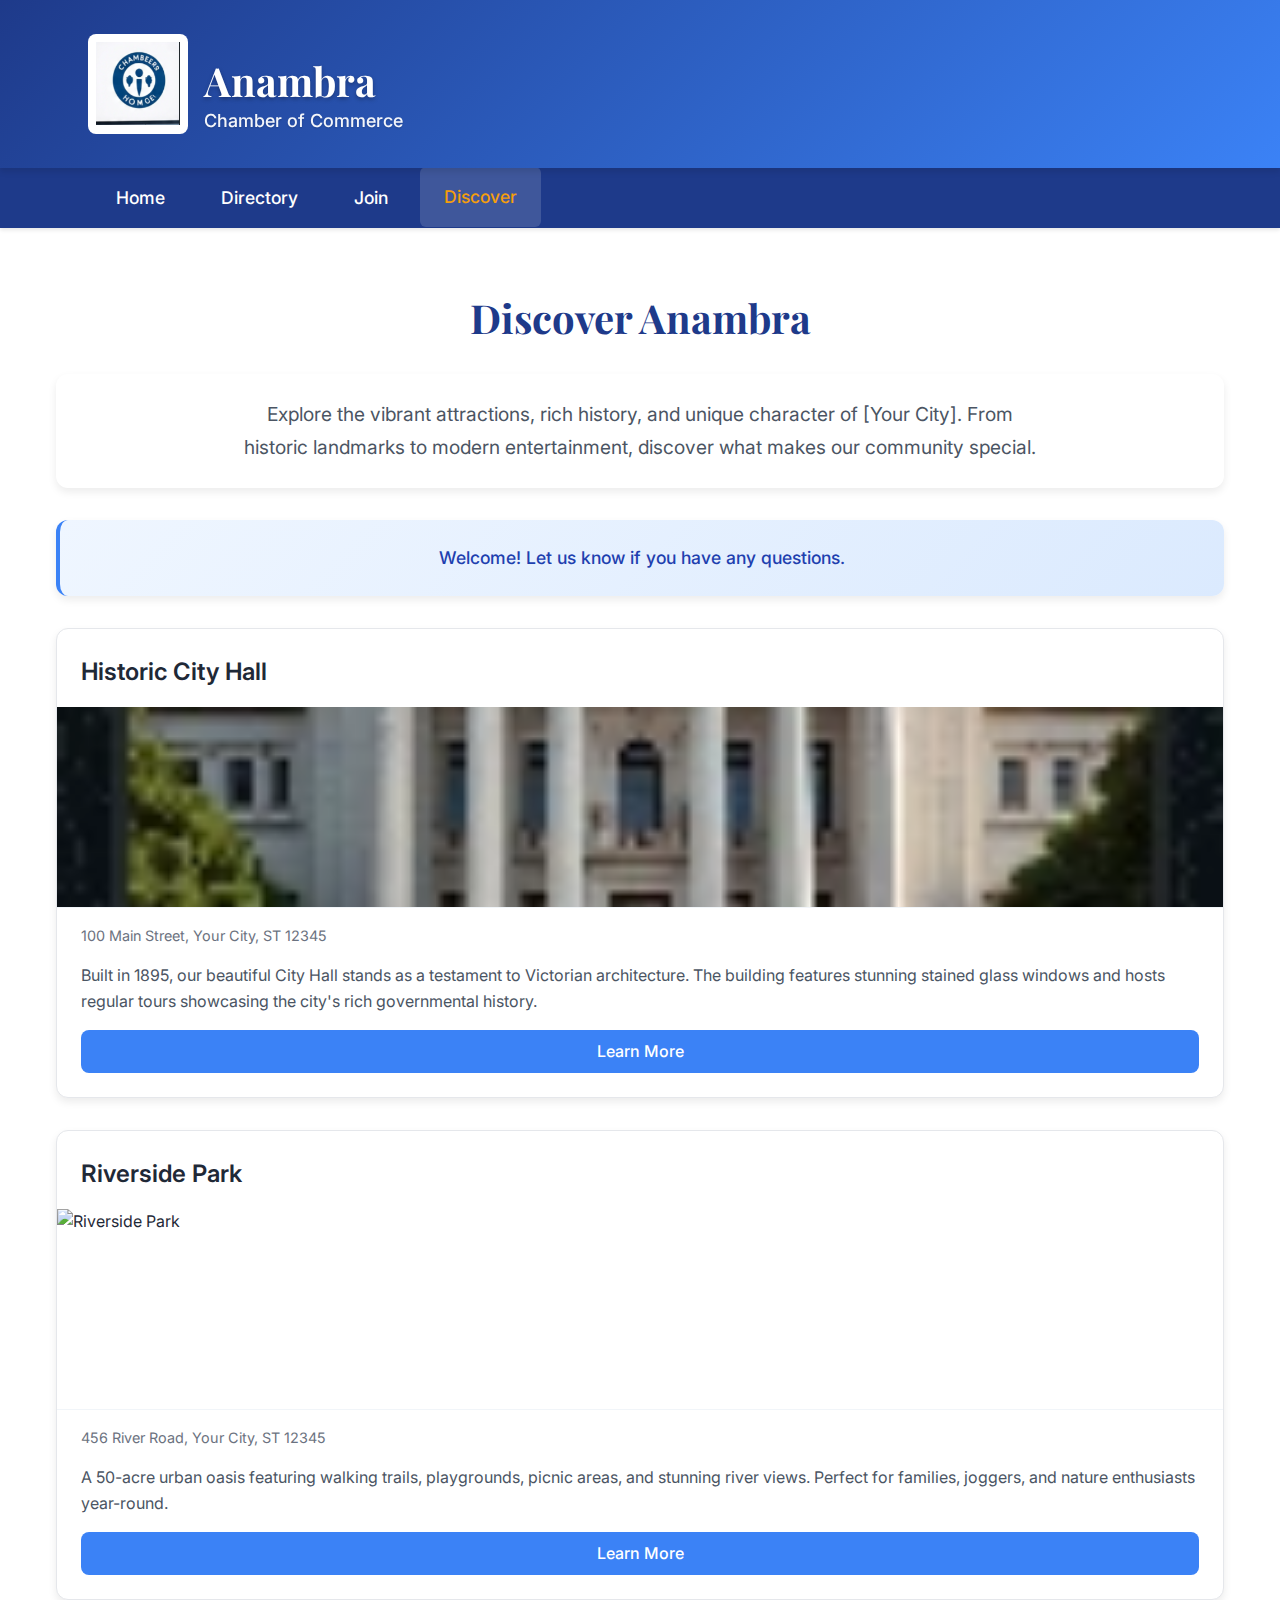
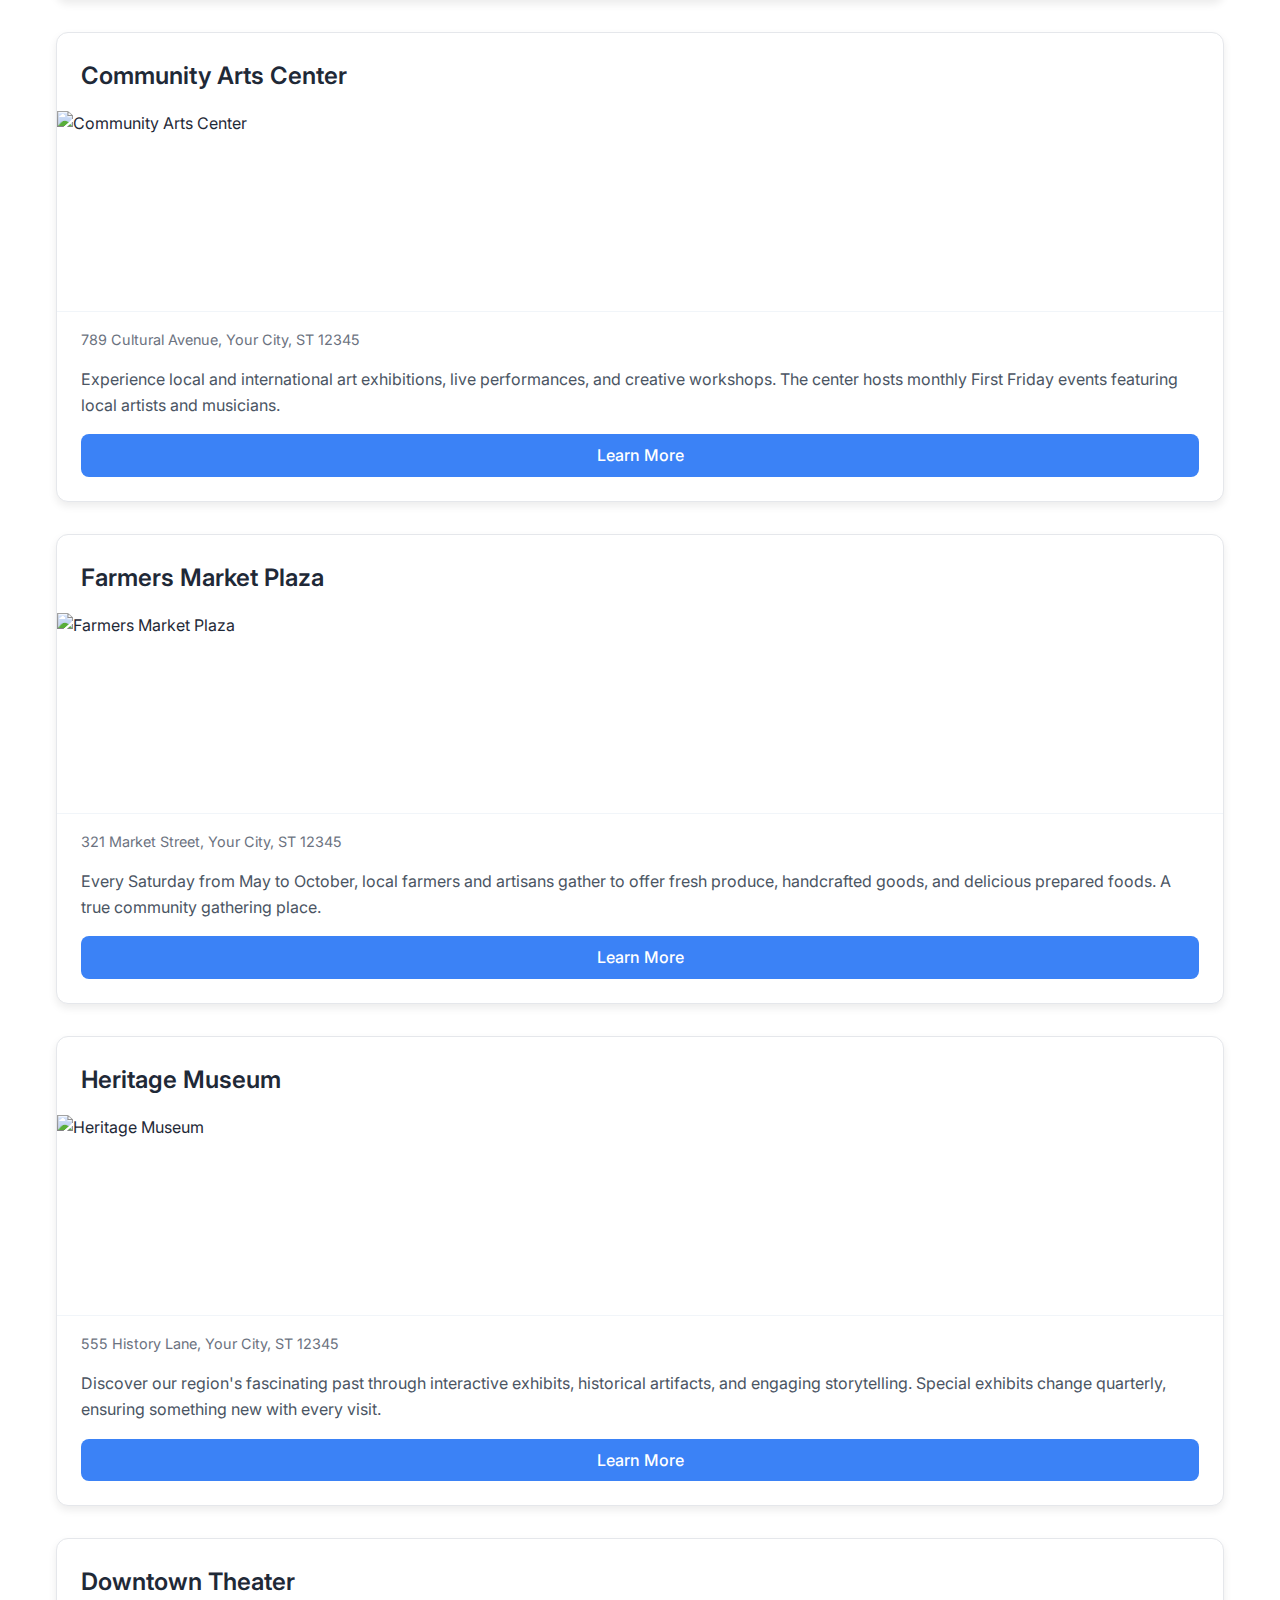
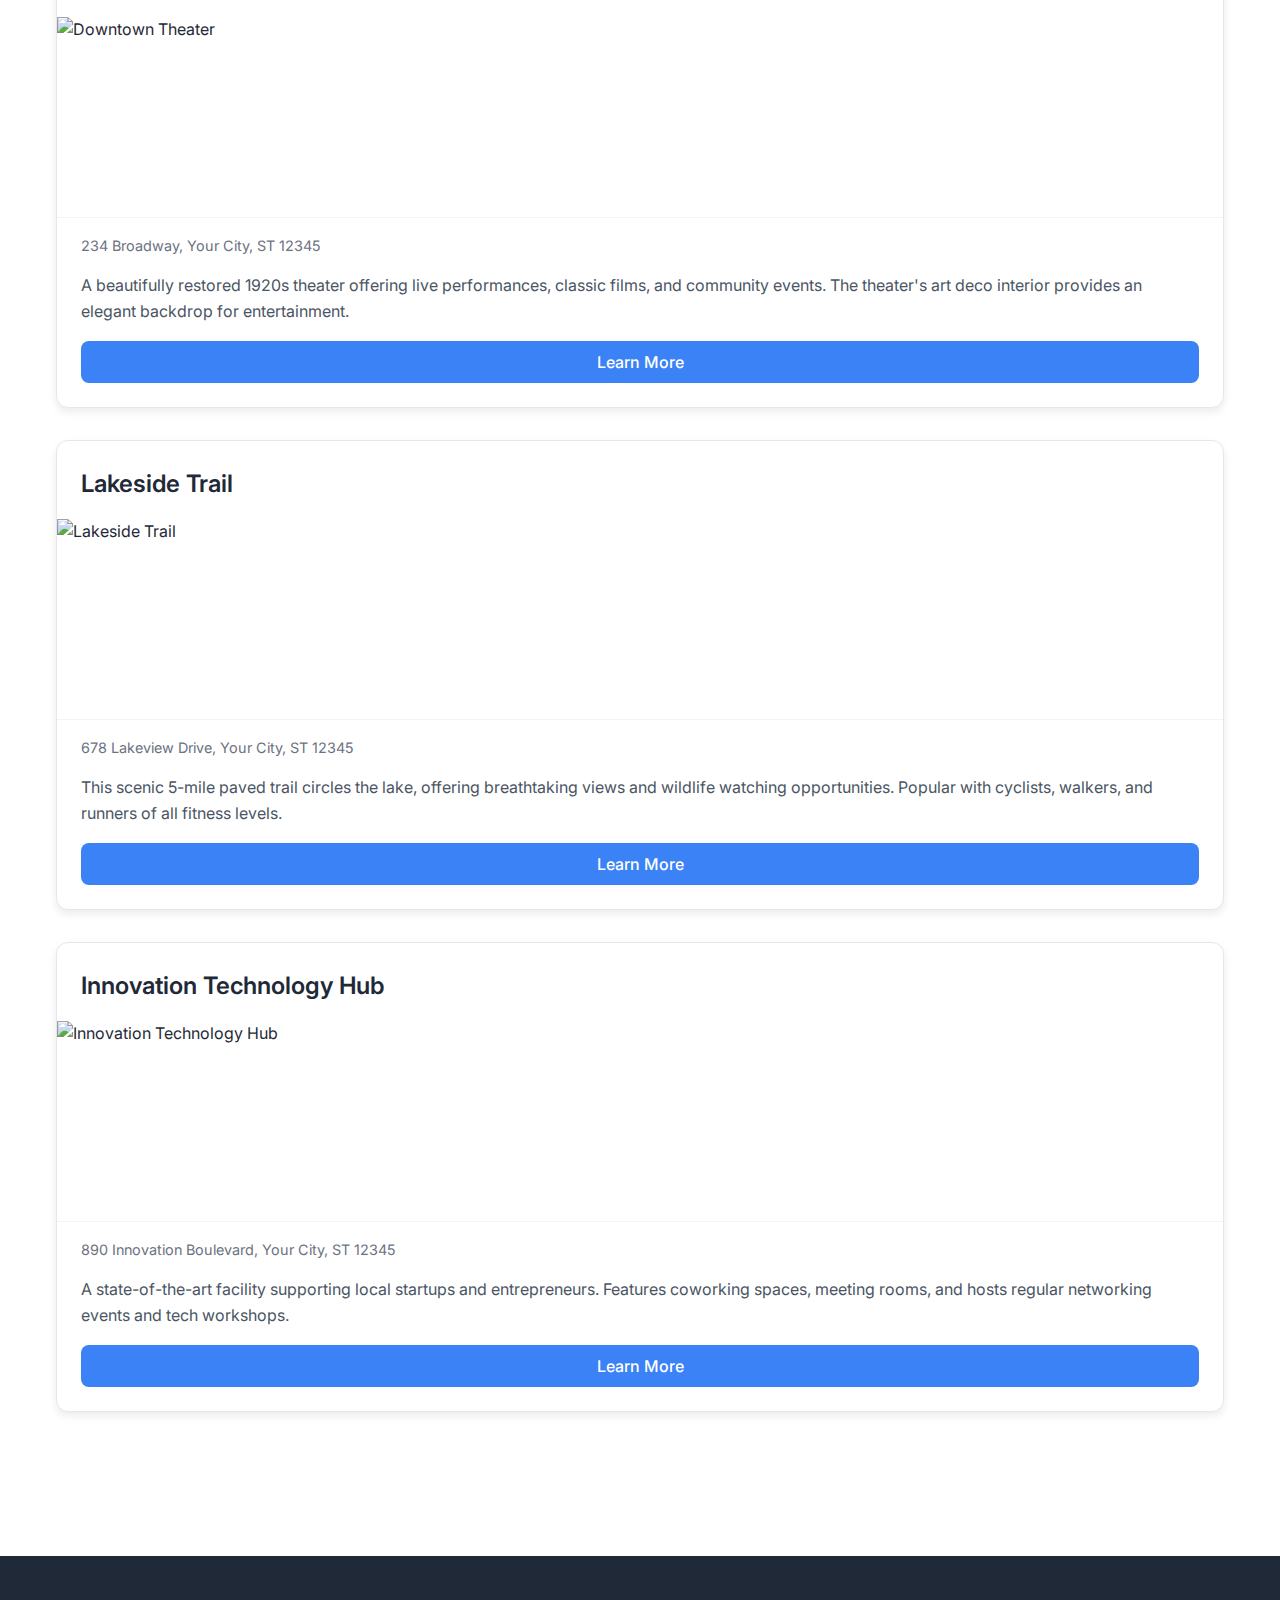
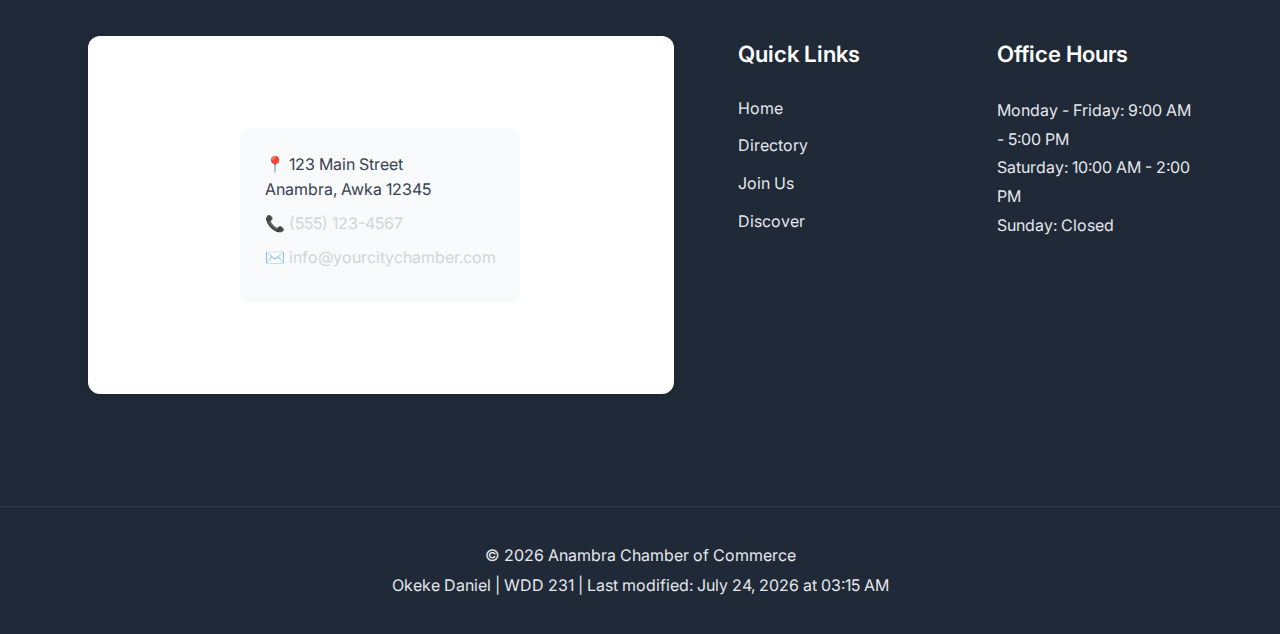
<file: chamber/discover.html>
<!DOCTYPE html>
<html lang="en">
<head>
    <meta charset="UTF-8">
    <meta name="viewport" content="width=device-width, initial-scale=1.0">
    <meta name="description" content="Discover [Your City] - Explore local attractions, landmarks, and points of interest in our vibrant community.">
    <meta name="author" content="Your Name">
    <title>Discover Anambra - Chamber of Commerce</title>
    
    <!-- Favicon -->
    <link rel="icon" type="image/png" sizes="32x32" href="images/favicon-32x32.png">
    <link rel="icon" type="image/png" sizes="16x16" href="images/favicon-16x16.png">
    <link rel="apple-touch-icon" sizes="180x180" href="images/apple-touch-icon.png">
    <link rel="shortcut icon" href="images/favicon.ico">
    
    <!-- Preconnect to Google Fonts -->
    <link rel="preconnect" href="https://fonts.googleapis.com">
    <link rel="preconnect" href="https://fonts.gstatic.com" crossorigin>
    
    <!-- Google Fonts -->
    <link href="https://fonts.googleapis.com/css2?family=Inter:wght@300;400;500;600;700&family=Playfair+Display:wght@400;600;700&display=swap" rel="stylesheet">
    
    <!-- CSS Files -->
    <link rel="stylesheet" href="styles/normalize.css">
    <link rel="stylesheet" href="styles/base.css">
    <link rel="stylesheet" href="styles/larger.css">
    
    <!-- JavaScript Files -->
    <script src="scripts/navigation.js" defer></script>
    <script src="scripts/discover.js" defer></script>
    <script src="scripts/footer.js" defer></script>
</head>
<body>
    <header>
        <div class="header-container">
            <div class="logo-section">
                <img src="images/chamber-logo.png" alt="[Your City] Chamber of Commerce Logo" 
                     class="chamber-logo" 
                     width="80" height="80"
                     loading="eager">
                <div class="chamber-title">
                    <h1>Anambra</h1>
                    <p>Chamber of Commerce</p>
                </div>
            </div>
            
            <div class="header-actions">
                <button class="hamburger" id="hamburger" aria-label="Toggle navigation menu">
                    <span></span>
                    <span></span>
                    <span></span>
                </button>
            </div>
        </div>
    </header>

    <nav id="navigation" class="main-nav">
        <ul class="nav-list">
            <li><a href="index.html">Home</a></li>
            <li><a href="directory.html">Directory</a></li>
            <li><a href="join.html">Join</a></li>
            <li><a href="discover.html" class="active">Discover</a></li>
        </ul>
    </nav>

    <main class="discover-main">
        <h1>Discover Anambra</h1>
        
        <div class="discover-intro">
            <p>Explore the vibrant attractions, rich history, and unique character of [Your City]. From historic landmarks to modern entertainment, discover what makes our community special.</p>
        </div>

        <!-- Visitor Message -->
        <div class="visitor-message" id="visitor-message">
            <!-- Message will be populated by JavaScript -->
        </div>

        <!-- Attractions Grid -->
        <div class="attractions-grid" id="attractions-grid">
            <div class="loading-message">Loading attractions...</div>
        </div>
    </main>

    <footer>
        <div class="footer-content">
            <div class="footer-section contact-info">
                <h3>Anambra Chamber of Commerce</h3>
                <div class="contact-details">
                    <p>📍 123 Main Street<br>
                    Anambra, Awka 12345</p>
                    <p>📞 (555) 123-4567</p>
                    <p>✉️ info@yourcitychamber.com</p>
                </div>
                <div class="social-links">
                    <a href="https://facebook.com/yourcitychamber" target="_blank" aria-label="Facebook">
                        <svg width="24" height="24" viewBox="0 0 24 24" fill="currentColor">
                            <path d="M24 12.073c0-6.627-5.373-12-12-12s-12 5.373-12 12c0 5.99 4.388 10.954 10.125 11.854v-8.385H7.078v-3.47h3.047V9.43c0-3.007 1.792-4.669 4.533-4.669 1.312 0 2.686.235 2.686.235v2.953H15.83c-1.491 0-1.956.925-1.956 1.874v2.25h3.328l-.532 3.47h-2.796v8.385C19.612 23.027 24 18.062 24 12.073z"/>
                        </svg>
                    </a>
                    <a href="https://linkedin.com/company/yourcitychamber" target="_blank" aria-label="LinkedIn">
                        <svg width="24" height="24" viewBox="0 0 24 24" fill="currentColor">
                            <path d="M20.447 20.452h-3.554v-5.569c0-1.328-.027-3.037-1.852-3.037-1.853 0-2.136 1.445-2.136 2.939v5.667H9.351V9h3.414v1.561h.046c.477-.9 1.637-1.85 3.37-1.85 3.601 0 4.267 2.37 4.267 5.455v6.286zM5.337 7.433a2.062 2.062 0 0 1-2.063-2.065 2.064 2.064 0 1 1 2.063 2.065zm1.782 13.019H3.555V9h3.564v11.452zM22.225 0H1.771C.792 0 0 .774 0 1.729v20.542C0 23.227.792 24 1.771 24h20.451C23.2 24 24 23.227 24 22.271V1.729C24 .774 23.2 0 22.222 0h.003z"/>
                        </svg>
                    </a>
                </div>
            </div>
            
            <div class="footer-section quick-links">
                <h3>Quick Links</h3>
                <ul>
                    <li><a href="index.html">Home</a></li>
                    <li><a href="directory.html">Directory</a></li>
                    <li><a href="join.html">Join Us</a></li>
                    <li><a href="discover.html">Discover</a></li>
                </ul>
            </div>
            
            <div class="footer-section hours">
                <h3>Office Hours</h3>
                <p>Monday - Friday: 9:00 AM - 5:00 PM<br>
                Saturday: 10:00 AM - 2:00 PM<br>
                Sunday: Closed</p>
            </div>
        </div>
        
        <div class="footer-bottom">
            <p>&copy; <span id="currentyear"></span> Anambra Chamber of Commerce</p>
            <p>Okeke Daniel | WDD 231 | <span id="lastModified"></span></p>
        </div>
    </footer>
</body>
</html>
</file>
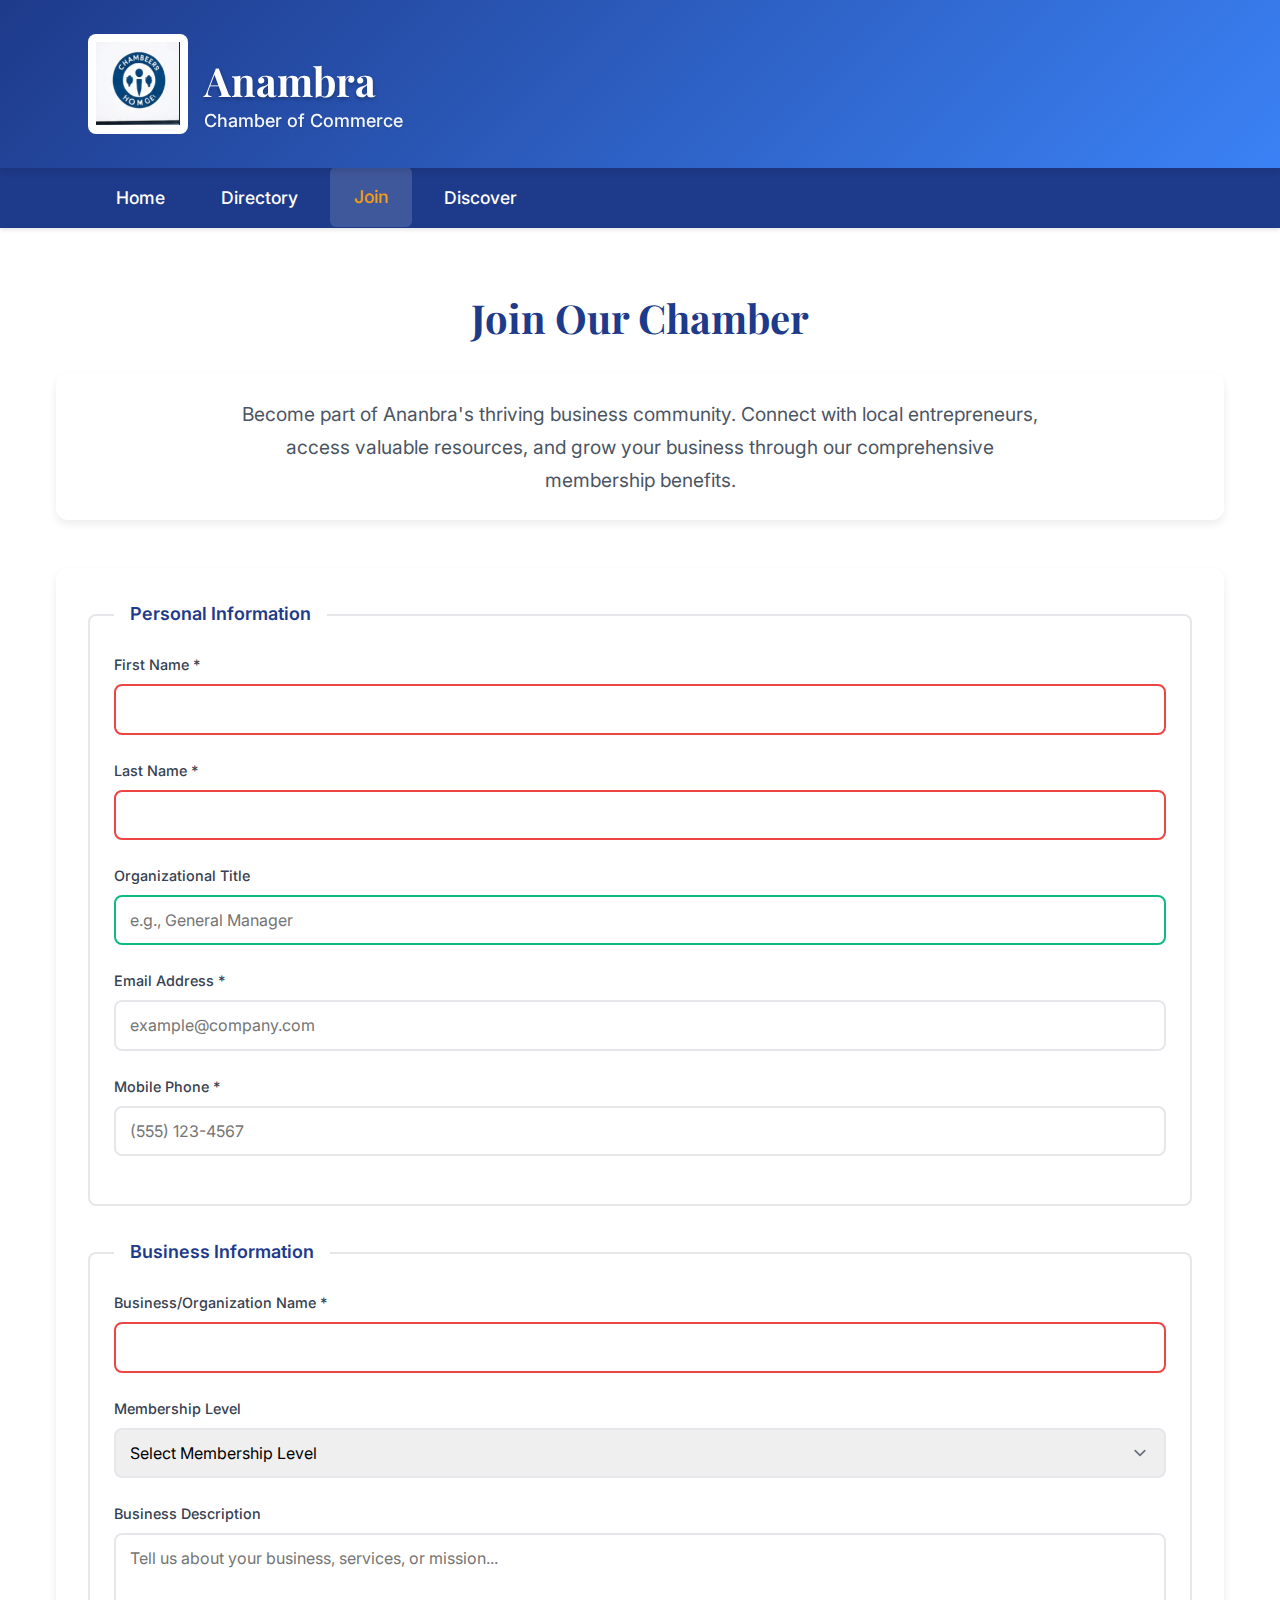
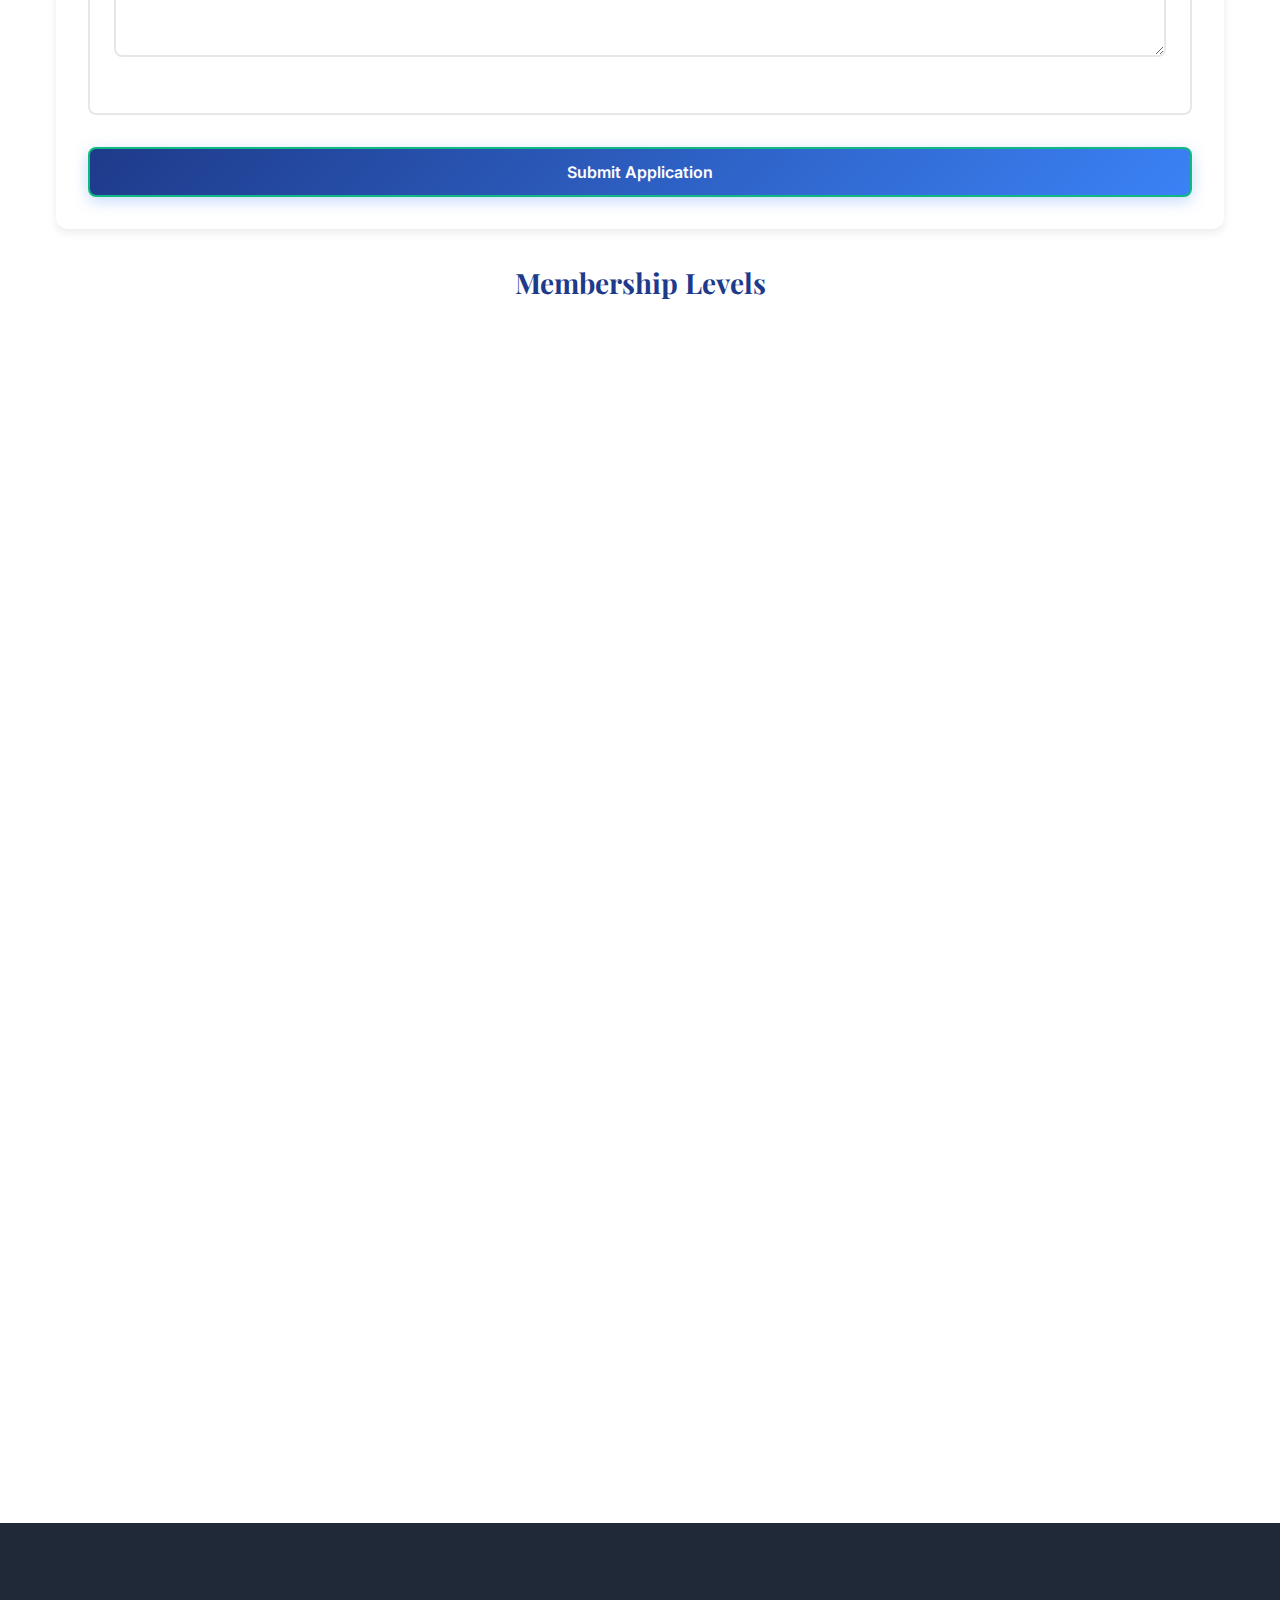
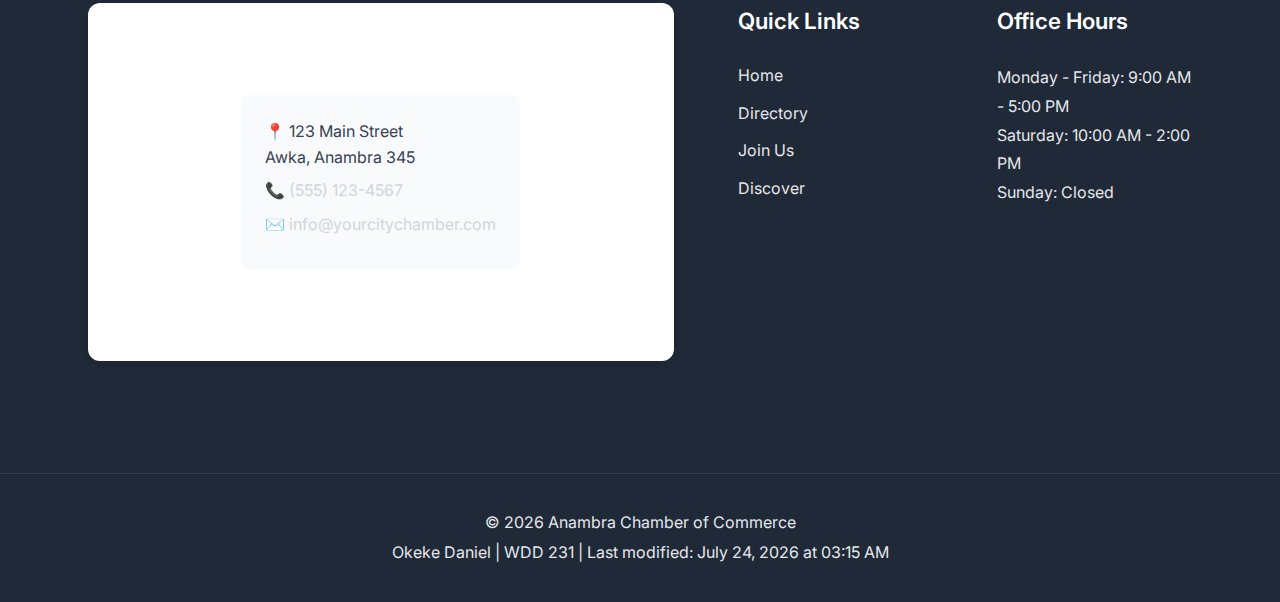
<file: chamber/join.html>
<!DOCTYPE html>
<html lang="en">
<head>
    <meta charset="UTF-8">
    <meta name="viewport" content="width=device-width, initial-scale=1.0">
    <meta name="description" content="Join Anambra Chamber of Commerce - Apply for membership to connect with local businesses and grow your organization through networking and advocacy.">
    <meta name="author" content="Okeke Daniel">
    <title>Join Us - Anambra Chamber of Commerce</title>
    
    <!-- Facebook Open Graph Meta Tags -->
    <meta property="og:title" content="Join Anambra Chamber of Commerce">
    <meta property="og:description" content="Become a member of our thriving business community. Choose from multiple membership levels to fit your organization's needs.">
    <meta property="og:image" content="https://dani4god.github.io/wdd231/chamber/images/chamber-social.jpg">
    <meta property="og:url" content="https://dani4god.github.io/wdd231/chamber/join.html">
    <meta property="og:type" content="website">
    
    <!-- Favicon -->
    <link rel="icon" type="image/png" sizes="32x32" href="images/favicon-32x32.png">
    <link rel="icon" type="image/png" sizes="16x16" href="images/favicon-16x16.png">
    <link rel="apple-touch-icon" sizes="180x180" href="images/apple-touch-icon.png">
    <link rel="shortcut icon" href="images/favicon.ico">
    
    <!-- Preconnect to Google Fonts -->
    <link rel="preconnect" href="https://fonts.googleapis.com">
    <link rel="preconnect" href="https://fonts.gstatic.com" crossorigin>
    
    <!-- Google Fonts -->
    <link href="https://fonts.googleapis.com/css2?family=Inter:wght@300;400;500;600;700&family=Playfair+Display:wght@400;600;700&display=swap" rel="stylesheet">
    
    <!-- CSS Files -->
    <link rel="stylesheet" href="styles/normalize.css">
    <link rel="stylesheet" href="styles/base.css">
    <link rel="stylesheet" href="styles/larger.css">
    
    <!-- JavaScript Files -->
    <script src="scripts/navigation.js" defer></script>
    <script src="scripts/join.js" defer></script>
    <script src="scripts/footer.js" defer></script>
</head>
<body>
    <header>
        <div class="header-container">
            <div class="logo-section">
                <img src="images/chamber-logo.png" alt="Anambra Chamber of Commerce Logo" 
                     class="chamber-logo" 
                     width="80" height="80"
                     loading="eager">
                <div class="chamber-title">
                    <h1>Anambra</h1>
                    <p>Chamber of Commerce</p>
                </div>
            </div>
            
            <div class="header-actions">
                <button class="hamburger" id="hamburger" aria-label="Toggle navigation menu">
                    <span></span>
                    <span></span>
                    <span></span>
                </button>
            </div>
        </div>
    </header>

    <nav id="navigation" class="main-nav">
        <ul class="nav-list">
            <li><a href="index.html">Home</a></li>
            <li><a href="directory.html">Directory</a></li>
            <li><a href="join.html" class="active">Join</a></li>
            <li><a href="discover.html">Discover</a></li>
        </ul>
    </nav>

    <main class="join-main">
        <h1>Join Our Chamber</h1>
        
        <div class="join-intro">
            <p>Become part of Ananbra's thriving business community. Connect with local entrepreneurs, access valuable resources, and grow your business through our comprehensive membership benefits.</p>
        </div>

        <div class="join-container">
            <div class="form-section">
                <form method="get" action="thankyou.html" class="membership-form">
                    <fieldset>
                        <legend>Personal Information</legend>
                        
                        <label for="firstName">
                            <span class="label-text">First Name *</span>
                            <input type="text" 
                                   id="firstName" 
                                   name="firstName" 
                                   title="Enter your first name"
                                   autocomplete="given-name"
                                   required>
                        </label>

                        <label for="lastName">
                            <span class="label-text">Last Name *</span>
                            <input type="text" 
                                   id="lastName" 
                                   name="lastName" 
                                   title="Enter your last name"
                                   autocomplete="family-name"
                                   required>
                        </label>

                        <label for="title">
                            <span class="label-text">Organizational Title</span>
                            <input type="text" 
                                   id="title" 
                                   name="title" 
                                   title="Enter your title or position (minimum 7 characters, letters, hyphens, and spaces only)"
                                   autocomplete="organization-title"
                                   pattern="[A-Za-z\s\-]{7,}"
                                   placeholder="e.g., General Manager">
                        </label>

                        <label for="email">
                            <span class="label-text">Email Address *</span>
                            <input type="email" 
                                   id="email" 
                                   name="email" 
                                   title="Enter your email address"
                                   autocomplete="email"
                                   placeholder="example@company.com"
                                   required>
                        </label>

                        <label for="phone">
                            <span class="label-text">Mobile Phone *</span>
                            <input type="tel" 
                                   id="phone" 
                                   name="phone" 
                                   title="Enter your mobile phone number"
                                   autocomplete="tel"
                                   placeholder="(555) 123-4567"
                                   required>
                        </label>
                    </fieldset>

                    <fieldset>
                        <legend>Business Information</legend>
                        
                        <label for="businessName">
                            <span class="label-text">Business/Organization Name *</span>
                            <input type="text" 
                                   id="businessName" 
                                   name="businessName" 
                                   title="Enter your business or organization name"
                                   autocomplete="organization"
                                   required>
                        </label>

                        <label for="membershipLevel">
                            <span class="label-text">Membership Level</span>
                            <select id="membershipLevel" 
                                    name="membershipLevel" 
                                    title="Choose your preferred membership level">
                                <option value="">Select Membership Level</option>
                                <option value="np">NP Membership (Non-Profit - No Fee)</option>
                                <option value="bronze">Bronze Membership</option>
                                <option value="silver">Silver Membership</option>
                                <option value="gold">Gold Membership</option>
                            </select>
                        </label>

                        <label for="businessDescription">
                            <span class="label-text">Business Description</span>
                            <textarea id="businessDescription" 
                                      name="businessDescription" 
                                      title="Describe your business or organization"
                                      rows="5"
                                      placeholder="Tell us about your business, services, or mission..."></textarea>
                        </label>
                    </fieldset>

                    <input type="hidden" 
                           id="timestamp" 
                           name="timestamp" 
                           value="">

                    <div class="form-actions">
                        <input type="submit" value="Submit Application" class="submit-btn">
                    </div>
                </form>
            </div>

            <div class="membership-cards">
                <h2>Membership Levels</h2>
                <div class="cards-container">
                    <div class="membership-card np-card" style="animation-delay: 0.1s">
                        <div class="card-header">
                            <h3>NP Membership</h3>
                            <p class="price">FREE</p>
                        </div>
                        <div class="card-body">
                            <p>Perfect for non-profit organizations</p>
                        </div>
                        <div class="card-footer">
                            <button class="info-btn" onclick="openModal('npModal')">Learn More</button>
                        </div>
                    </div>

                    <div class="membership-card bronze-card" style="animation-delay: 0.2s">
                        <div class="card-header">
                            <h3>Bronze Membership</h3>
                            <p class="price">$50/month</p>
                        </div>
                        <div class="card-body">
                            <p>Essential benefits for growing businesses</p>
                        </div>
                        <div class="card-footer">
                            <button class="info-btn" onclick="openModal('bronzeModal')">Learn More</button>
                        </div>
                    </div>

                    <div class="membership-card silver-card" style="animation-delay: 0.3s">
                        <div class="card-header">
                            <h3>Silver Membership</h3>
                            <p class="price">$100/month</p>
                        </div>
                        <div class="card-body">
                            <p>Enhanced networking and marketing opportunities</p>
                        </div>
                        <div class="card-footer">
                            <button class="info-btn" onclick="openModal('silverModal')">Learn More</button>
                        </div>
                    </div>

                    <div class="membership-card gold-card" style="animation-delay: 0.4s">
                        <div class="card-header">
                            <h3>Gold Membership</h3>
                            <p class="price">$200/month</p>
                        </div>
                        <div class="card-body">
                            <p>Premium benefits and maximum exposure</p>
                        </div>
                        <div class="card-footer">
                            <button class="info-btn" onclick="openModal('goldModal')">Learn More</button>
                        </div>
                    </div>
                </div>
            </div>
        </div>
    </main>

    <!-- Modals -->
    <div id="npModal" class="modal">
        <div class="modal-content">
            <span class="close" onclick="closeModal('npModal')">&times;</span>
            <h2>NP Membership Benefits</h2>
            <ul>
                <li>Directory listing</li>
                <li>Monthly newsletter subscription</li>
                <li>Access to networking events</li>
                <li>Community event announcements</li>
                <li>Volunteer opportunity postings</li>
            </ul>
        </div>
    </div>

    <div id="bronzeModal" class="modal">
        <div class="modal-content">
            <span class="close" onclick="closeModal('bronzeModal')">&times;</span>
            <h2>Bronze Membership Benefits</h2>
            <ul>
                <li>All NP Membership benefits</li>
                <li>Priority event registration</li>
                <li>Business referral opportunities</li>
                <li>Access to member directory</li>
                <li>Quarterly business spotlights</li>
                <li>10% discount on chamber events</li>
            </ul>
        </div>
    </div>

    <div id="silverModal" class="modal">
        <div class="modal-content">
            <span class="close" onclick="closeModal('silverModal')">&times;</span>
            <h2>Silver Membership Benefits</h2>
            <ul>
                <li>All Bronze Membership benefits</li>
                <li>Monthly business spotlights</li>
                <li>Premium directory placement</li>
                <li>Speaking opportunities at events</li>
                <li>Social media promotion</li>
                <li>20% discount on chamber events</li>
                <li>Access to training workshops</li>
            </ul>
        </div>
    </div>

    <div id="goldModal" class="modal">
        <div class="modal-content">
            <span class="close" onclick="closeModal('goldModal')">&times;</span>
            <h2>Gold Membership Benefits</h2>
            <ul>
                <li>All Silver Membership benefits</li>
                <li>Weekly business spotlights</li>
                <li>Featured placement on homepage</li>
                <li>Keynote speaking opportunities</li>
                <li>Exclusive gold member events</li>
                <li>30% discount on all chamber events</li>
                <li>One-on-one business consultations</li>
                <li>Priority advertising opportunities</li>
            </ul>
        </div>
    </div>

    <footer>
        <div class="footer-content">
            <div class="footer-section contact-info">
                <h3>[Your City] Chamber of Commerce</h3>
                <div class="contact-details">
                    <p>📍 123 Main Street<br>
                    Awka, Anambra 345</p>
                    <p>📞 (555) 123-4567</p>
                    <p>✉️ info@yourcitychamber.com</p>
                </div>
                <div class="social-links">
                    <a href="https://facebook.com/yourcitychamber" target="_blank" aria-label="Facebook">
                        <svg width="24" height="24" viewBox="0 0 24 24" fill="currentColor">
                            <path d="M24 12.073c0-6.627-5.373-12-12-12s-12 5.373-12 12c0 5.99 4.388 10.954 10.125 11.854v-8.385H7.078v-3.47h3.047V9.43c0-3.007 1.792-4.669 4.533-4.669 1.312 0 2.686.235 2.686.235v2.953H15.83c-1.491 0-1.956.925-1.956 1.874v2.25h3.328l-.532 3.47h-2.796v8.385C19.612 23.027 24 18.062 24 12.073z"/>
                        </svg>
                    </a>
                    <a href="https://linkedin.com/company/yourcitychamber" target="_blank" aria-label="LinkedIn">
                        <svg width="24" height="24" viewBox="0 0 24 24" fill="currentColor">
                            <path d="M20.447 20.452h-3.554v-5.569c0-1.328-.027-3.037-1.852-3.037-1.853 0-2.136 1.445-2.136 2.939v5.667H9.351V9h3.414v1.561h.046c.477-.9 1.637-1.85 3.37-1.85 3.601 0 4.267 2.37 4.267 5.455v6.286zM5.337 7.433a2.062 2.062 0 0 1-2.063-2.065 2.064 2.064 0 1 1 2.063 2.065zm1.782 13.019H3.555V9h3.564v11.452zM22.225 0H1.771C.792 0 0 .774 0 1.729v20.542C0 23.227.792 24 1.771 24h20.451C23.2 24 24 23.227 24 22.271V1.729C24 .774 23.2 0 22.222 0h.003z"/>
                        </svg>
                    </a>
                </div>
            </div>
            
            <div class="footer-section quick-links">
                <h3>Quick Links</h3>
                <ul>
                    <li><a href="index.html">Home</a></li>
                    <li><a href="directory.html">Directory</a></li>
                    <li><a href="join.html">Join Us</a></li>
                    <li><a href="discover.html">Discover</a></li>
                </ul>
            </div>
            
            <div class="footer-section hours">
                <h3>Office Hours</h3>
                <p>Monday - Friday: 9:00 AM - 5:00 PM<br>
                Saturday: 10:00 AM - 2:00 PM<br>
                Sunday: Closed</p>
            </div>
        </div>
        
        <div class="footer-bottom">
            <p>&copy; <span id="currentyear"></span> Anambra Chamber of Commerce</p>
            <p>Okeke Daniel | WDD 231 | <span id="lastModified"></span></p>
        </div>
    </footer>
</body>
</html>
</file>
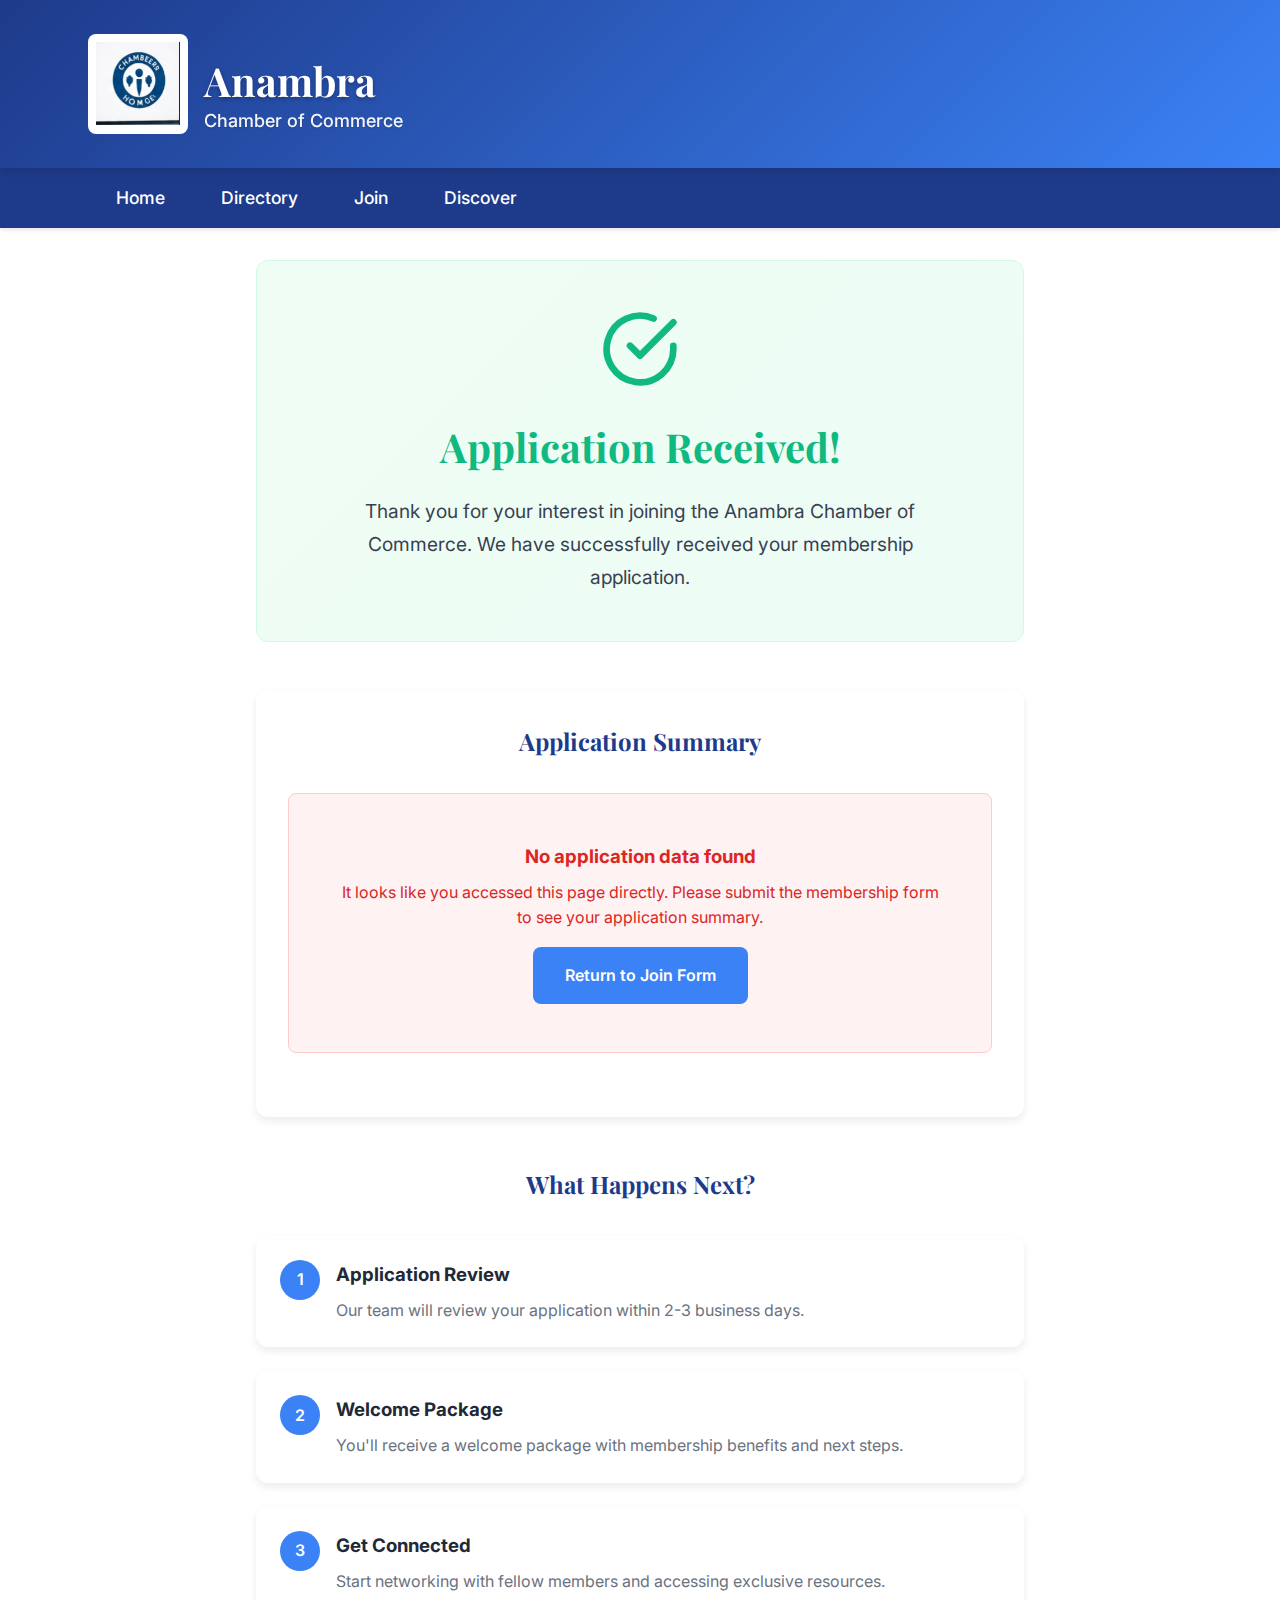
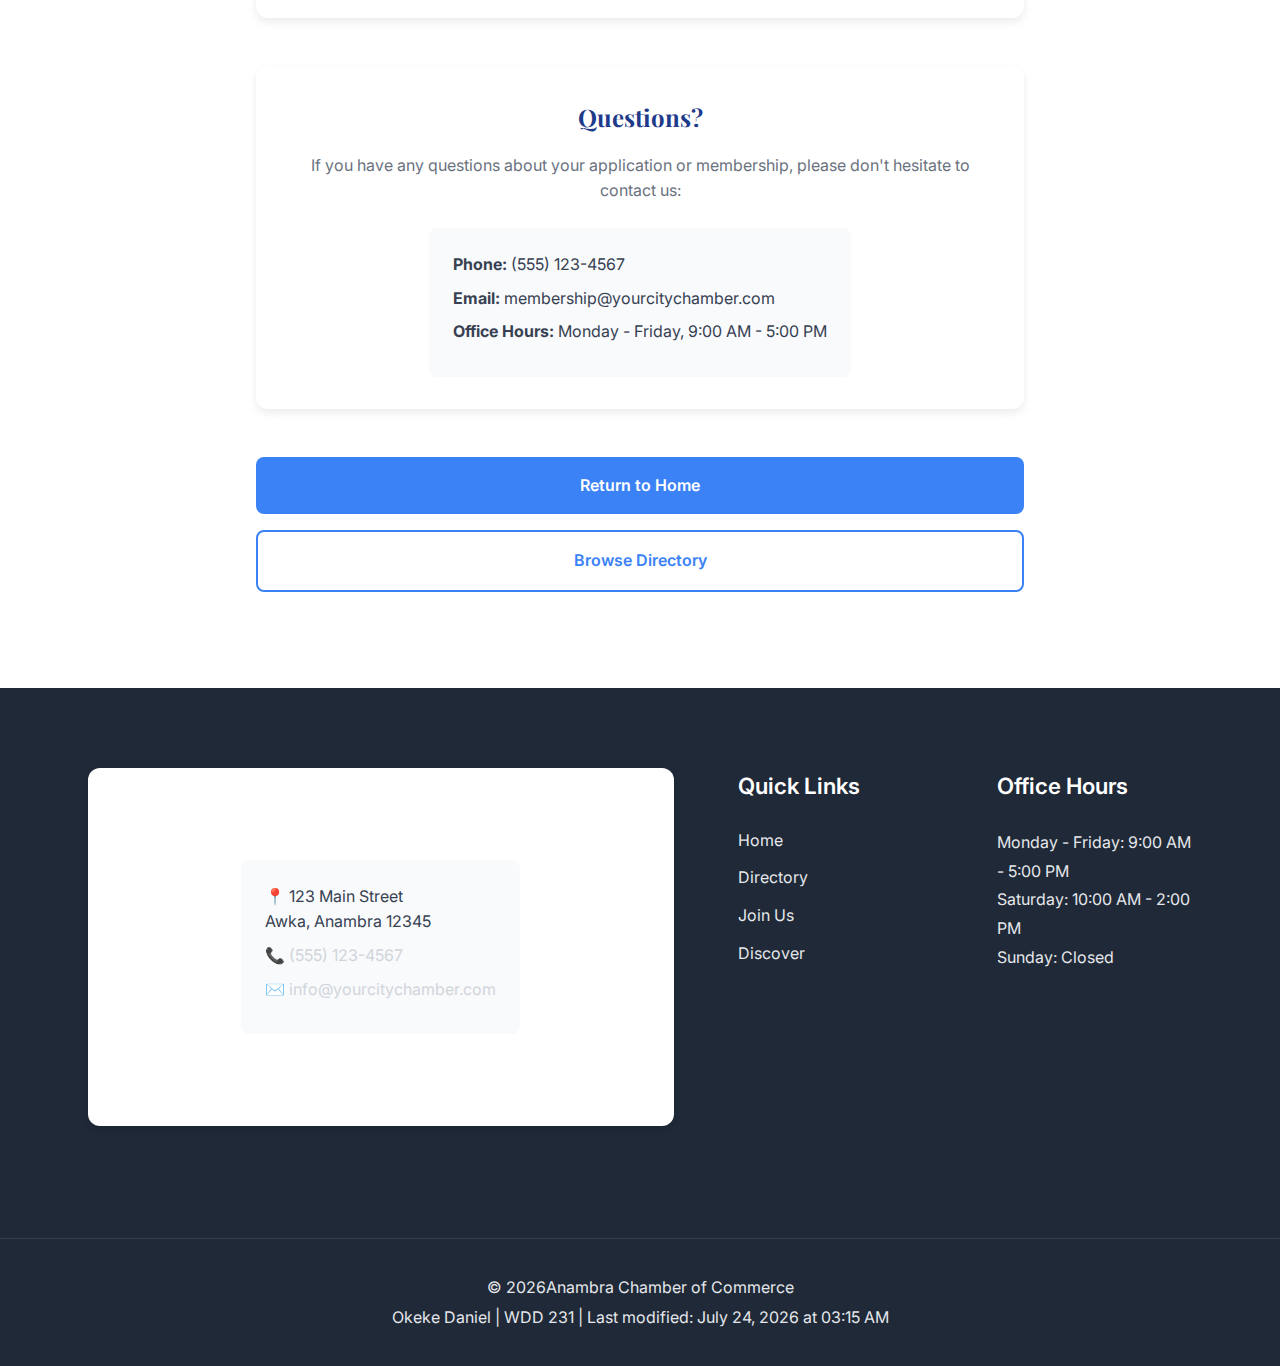
<file: chamber/thankyou.html>
<!DOCTYPE html>
<html lang="en">
<head>
    <meta charset="UTF-8">
    <meta name="viewport" content="width=device-width, initial-scale=1.0">
    <meta name="description" content="Thank you for applying to join [Your City] Chamber of Commerce. Your membership application has been received.">
    <meta name="author" content="Okeke Daniel">
    <title>Application Received - Anambra Chamber of Commerce</title>
    
    <!-- Favicon -->
    <link rel="icon" type="image/png" sizes="32x32" href="images/favicon-32x32.png">
    <link rel="icon" type="image/png" sizes="16x16" href="images/favicon-16x16.png">
    <link rel="apple-touch-icon" sizes="180x180" href="images/apple-touch-icon.png">
    <link rel="shortcut icon" href="images/favicon.ico">
    
    <!-- Preconnect to Google Fonts -->
    <link rel="preconnect" href="https://fonts.googleapis.com">
    <link rel="preconnect" href="https://fonts.gstatic.com" crossorigin>
    
    <!-- Google Fonts -->
    <link href="https://fonts.googleapis.com/css2?family=Inter:wght@300;400;500;600;700&family=Playfair+Display:wght@400;600;700&display=swap" rel="stylesheet">
    
    <!-- CSS Files -->
    <link rel="stylesheet" href="styles/normalize.css">
    <link rel="stylesheet" href="styles/base.css">
    <link rel="stylesheet" href="styles/larger.css">
    
    <!-- JavaScript Files -->
    <script src="scripts/navigation.js" defer></script>
    <script src="scripts/thankyou.js" defer></script>
    <script src="scripts/footer.js" defer></script>
</head>
<body>
    <header>
        <div class="header-container">
            <div class="logo-section">
                <img src="images/chamber-logo.png" alt="Anambra Chamber of Commerce Logo" 
                     class="chamber-logo" 
                     width="80" height="80"
                     loading="eager">
                <div class="chamber-title">
                    <h1>Anambra</h1>
                    <p>Chamber of Commerce</p>
                </div>
            </div>
            
            <div class="header-actions">
                <button class="hamburger" id="hamburger" aria-label="Toggle navigation menu">
                    <span></span>
                    <span></span>
                    <span></span>
                </button>
            </div>
        </div>
    </header>

    <nav id="navigation" class="main-nav">
        <ul class="nav-list">
            <li><a href="index.html">Home</a></li>
            <li><a href="directory.html">Directory</a></li>
            <li><a href="join.html">Join</a></li>
            <li><a href="discover.html">Discover</a></li>
        </ul>
    </nav>

    <main class="thankyou-main">
        <div class="thank-you-hero">
            <div class="success-icon">
                <svg width="80" height="80" viewBox="0 0 24 24" fill="none" stroke="#10b981" stroke-width="2" stroke-linecap="round" stroke-linejoin="round">
                    <path d="M22 11.08V12a10 10 0 1 1-5.93-9.14"/>
                    <polyline points="22,4 12,14.01 9,11.01"/>
                </svg>
            </div>
            <h1>Application Received!</h1>
            <p>Thank you for your interest in joining the Anambra Chamber of Commerce. We have successfully received your membership application.</p>
        </div>

        <div class="application-summary" id="application-summary">
            <h2>Application Summary</h2>
            <div class="summary-content">
                <!-- Content will be populated by JavaScript -->
            </div>
        </div>

        <div class="next-steps">
            <h2>What Happens Next?</h2>
            <div class="steps-container">
                <div class="step">
                    <div class="step-number">1</div>
                    <div class="step-content">
                        <h3>Application Review</h3>
                        <p>Our team will review your application within 2-3 business days.</p>
                    </div>
                </div>
                
                <div class="step">
                    <div class="step-number">2</div>
                    <div class="step-content">
                        <h3>Welcome Package</h3>
                        <p>You'll receive a welcome package with membership benefits and next steps.</p>
                    </div>
                </div>
                
                <div class="step">
                    <div class="step-number">3</div>
                    <div class="step-content">
                        <h3>Get Connected</h3>
                        <p>Start networking with fellow members and accessing exclusive resources.</p>
                    </div>
                </div>
            </div>
        </div>

        <div class="contact-info">
            <h2>Questions?</h2>
            <p>If you have any questions about your application or membership, please don't hesitate to contact us:</p>
            <div class="contact-details">
                <p><strong>Phone:</strong> (555) 123-4567</p>
                <p><strong>Email:</strong> membership@yourcitychamber.com</p>
                <p><strong>Office Hours:</strong> Monday - Friday, 9:00 AM - 5:00 PM</p>
            </div>
        </div>

        <div class="action-buttons">
            <a href="index.html" class="btn btn-primary">Return to Home</a>
            <a href="directory.html" class="btn btn-secondary">Browse Directory</a>
        </div>
    </main>

    <footer>
        <div class="footer-content">
            <div class="footer-section contact-info">
                <h3>Anambra Chamber of Commerce</h3>
                <div class="contact-details">
                    <p>📍 123 Main Street<br>
                    Awka, Anambra 12345</p>
                    <p>📞 (555) 123-4567</p>
                    <p>✉️ info@yourcitychamber.com</p>
                </div>
                <div class="social-links">
                    <a href="https://facebook.com/yourcitychamber" target="_blank" aria-label="Facebook">
                        <svg width="24" height="24" viewBox="0 0 24 24" fill="currentColor">
                            <path d="M24 12.073c0-6.627-5.373-12-12-12s-12 5.373-12 12c0 5.99 4.388 10.954 10.125 11.854v-8.385H7.078v-3.47h3.047V9.43c0-3.007 1.792-4.669 4.533-4.669 1.312 0 2.686.235 2.686.235v2.953H15.83c-1.491 0-1.956.925-1.956 1.874v2.25h3.328l-.532 3.47h-2.796v8.385C19.612 23.027 24 18.062 24 12.073z"/>
                        </svg>
                    </a>
                    <a href="https://linkedin.com/company/yourcitychamber" target="_blank" aria-label="LinkedIn">
                        <svg width="24" height="24" viewBox="0 0 24 24" fill="currentColor">
                            <path d="M20.447 20.452h-3.554v-5.569c0-1.328-.027-3.037-1.852-3.037-1.853 0-2.136 1.445-2.136 2.939v5.667H9.351V9h3.414v1.561h.046c.477-.9 1.637-1.85 3.37-1.85 3.601 0 4.267 2.37 4.267 5.455v6.286zM5.337 7.433a2.062 2.062 0 0 1-2.063-2.065 2.064 2.064 0 1 1 2.063 2.065zm1.782 13.019H3.555V9h3.564v11.452zM22.225 0H1.771C.792 0 0 .774 0 1.729v20.542C0 23.227.792 24 1.771 24h20.451C23.2 24 24 23.227 24 22.271V1.729C24 .774 23.2 0 22.222 0h.003z"/>
                        </svg>
                    </a>
                </div>
            </div>
            
            <div class="footer-section quick-links">
                <h3>Quick Links</h3>
                <ul>
                    <li><a href="index.html">Home</a></li>
                    <li><a href="directory.html">Directory</a></li>
                    <li><a href="join.html">Join Us</a></li>
                    <li><a href="discover.html">Discover</a></li>
                </ul>
            </div>
            
            <div class="footer-section hours">
                <h3>Office Hours</h3>
                <p>Monday - Friday: 9:00 AM - 5:00 PM<br>
                Saturday: 10:00 AM - 2:00 PM<br>
                Sunday: Closed</p>
            </div>
        </div>
        
        <div class="footer-bottom">
            <p>&copy; <span id="currentyear"></span>Anambra Chamber of Commerce</p>
            <p>Okeke Daniel | WDD 231 | <span id="lastModified"></span></p>
        </div>
    </footer>
</body>
</html>
</file>
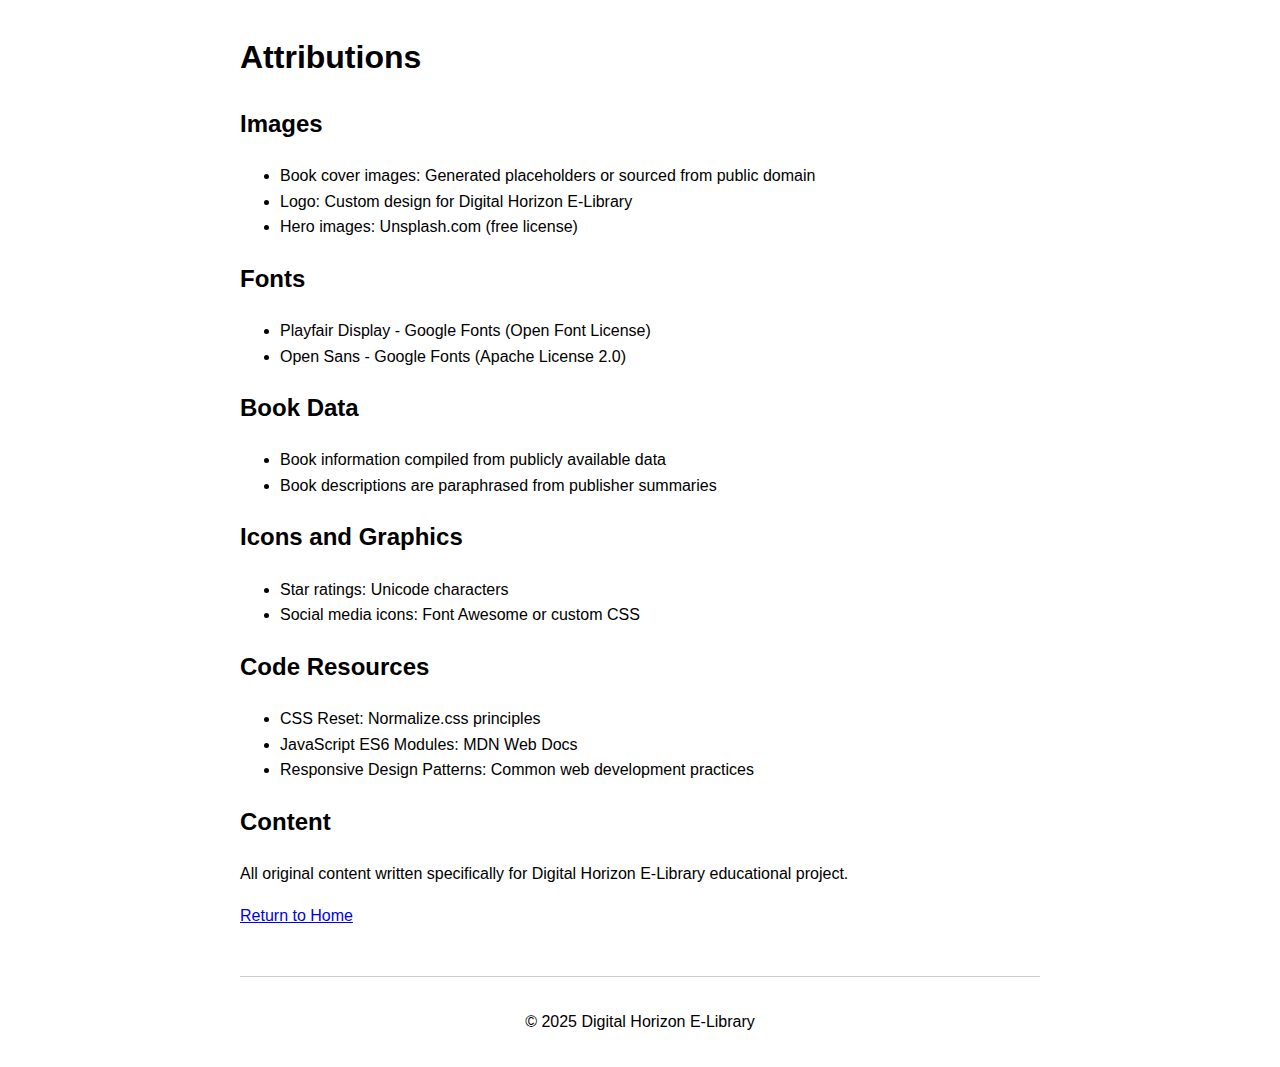
<file: project/attributions.html>
<!DOCTYPE html>
<html lang="en">
<head>
    <meta charset="UTF-8">
    <meta name="viewport" content="width=device-width, initial-scale=1.0">
    <title>Attributions - Digital Horizon E-Library</title>
</head>
<body style="font-family: Arial, sans-serif; max-width: 800px; margin: 2rem auto; padding: 0 1rem; line-height: 1.6;">
    <h1>Attributions</h1>
    
    <h2>Images</h2>
    <ul>
        <li>Book cover images: Generated placeholders or sourced from public domain</li>
        <li>Logo: Custom design for Digital Horizon E-Library</li>
        <li>Hero images: Unsplash.com (free license)</li>
    </ul>
    
    <h2>Fonts</h2>
    <ul>
        <li>Playfair Display - Google Fonts (Open Font License)</li>
        <li>Open Sans - Google Fonts (Apache License 2.0)</li>
    </ul>
    
    <h2>Book Data</h2>
    <ul>
        <li>Book information compiled from publicly available data</li>
        <li>Book descriptions are paraphrased from publisher summaries</li>
    </ul>
    
    <h2>Icons and Graphics</h2>
    <ul>
        <li>Star ratings: Unicode characters</li>
        <li>Social media icons: Font Awesome or custom CSS</li>
    </ul>
    
    <h2>Code Resources</h2>
    <ul>
        <li>CSS Reset: Normalize.css principles</li>
        <li>JavaScript ES6 Modules: MDN Web Docs</li>
        <li>Responsive Design Patterns: Common web development practices</li>
    </ul>
    
    <h2>Content</h2>
    <p>All original content written specifically for Digital Horizon E-Library educational project.</p>
    
    <p><a href="index.html">Return to Home</a></p>
    
    <footer style="margin-top: 3rem; padding-top: 1rem; border-top: 1px solid #ccc; text-align: center;">
        <p>&copy; 2025 Digital Horizon E-Library</p>
    </footer>
</body>
</html>
</file>
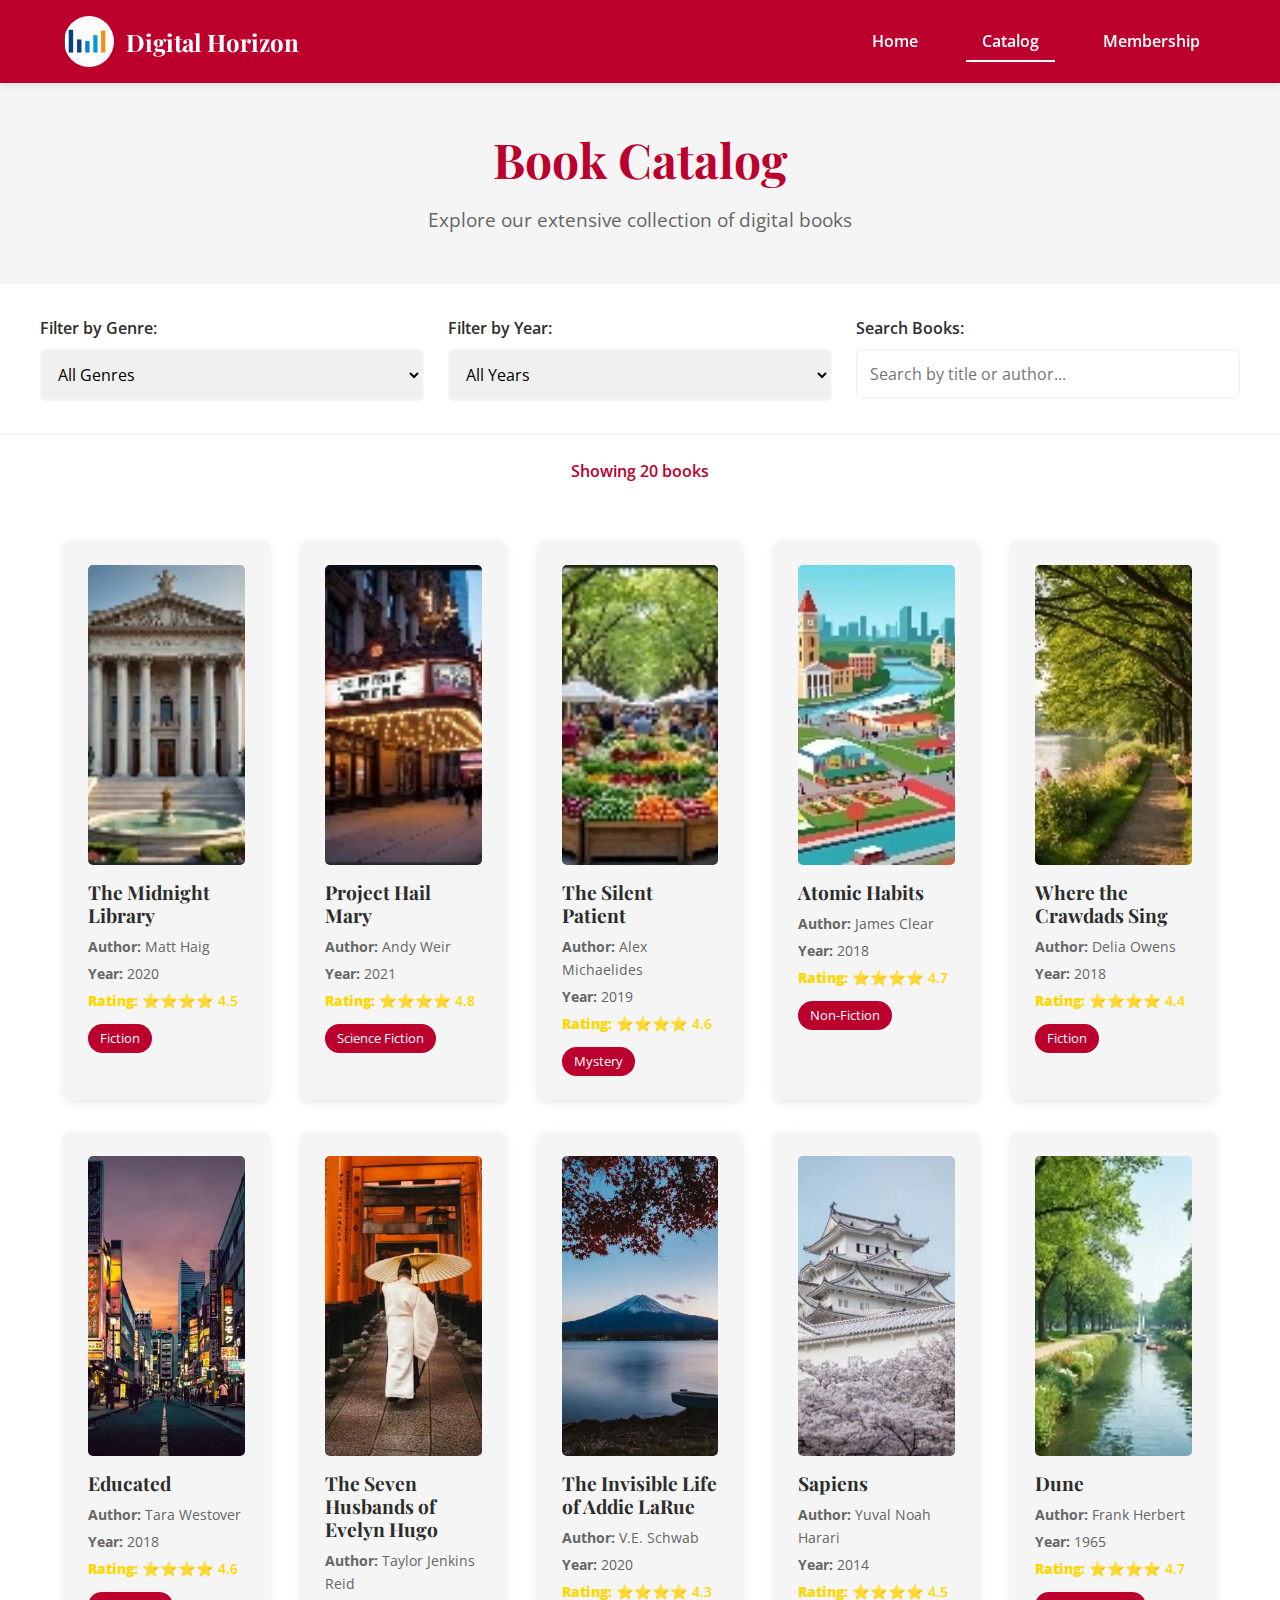
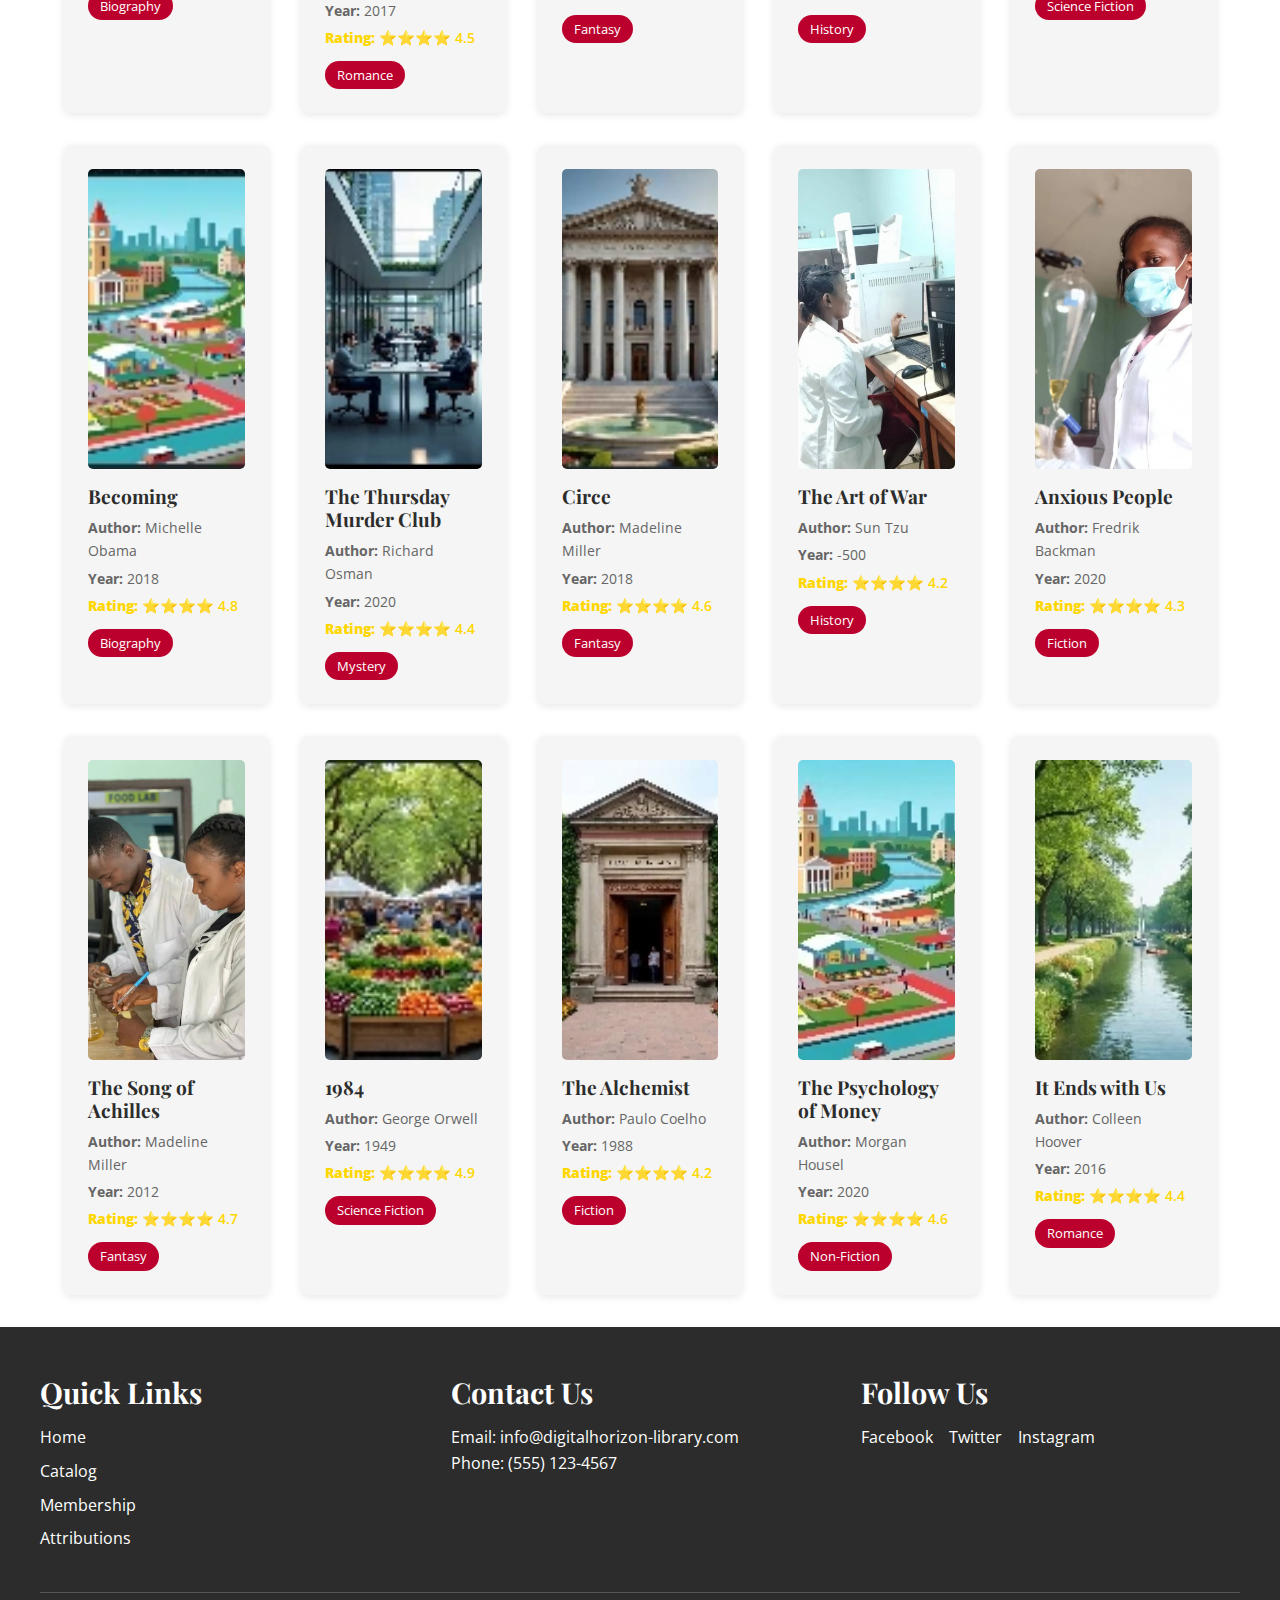
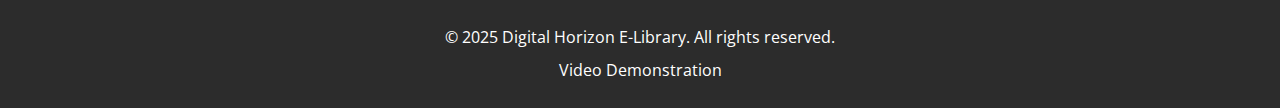
<file: project/catalog.html>
<!DOCTYPE html>
<html lang="en">
<head>
    <meta charset="UTF-8">
    <meta name="viewport" content="width=device-width, initial-scale=1.0">
    <meta name="description" content="Browse our extensive catalog of digital books across all genres - Science Fiction, Mystery, Romance, Non-Fiction, and more">
    <meta name="author" content="Your Name">
    <meta property="og:title" content="Book Catalog - Digital Horizon E-Library">
    <meta property="og:description" content="Explore thousands of books in our digital collection">
    <meta property="og:type" content="website">
    <title>Catalog - Digital Horizon E-Library</title>
    <link rel="icon" type="image/png" href="images/favicon.ico">
    <link rel="stylesheet" href="styles/main.css">
</head>
<body>
    <header>
        <div class="header-container">
            <div class="logo">
                <img src="images/logo.jpg" alt="Digital Horizon E-Library Logo" width="50" height="50">
                <span class="logo-text">Digital Horizon</span>
            </div>
            <button class="hamburger" aria-label="Toggle navigation menu" aria-expanded="false">
                <span></span>
                <span></span>
                <span></span>
            </button>
            <nav>
                <ul class="nav-links">
                    <li><a href="index.html">Home</a></li>
                    <li><a href="catalog.html" class="active" aria-current="page">Catalog</a></li>
                    <li><a href="membership.html">Membership</a></li>
                </ul>
            </nav>
        </div>
    </header>

    <main>
        <section class="page-header">
            <h1>Book Catalog</h1>
            <p>Explore our extensive collection of digital books</p>
        </section>

        <section class="filters">
            <h2 class="visually-hidden">Filter Books</h2>
            <div class="filter-container">
                <div class="filter-group">
                    <label for="genreFilter">Filter by Genre:</label>
                    <select id="genreFilter">
                        <option value="all">All Genres</option>
                        <option value="Fiction">Fiction</option>
                        <option value="Science Fiction">Science Fiction</option>
                        <option value="Mystery">Mystery</option>
                        <option value="Romance">Romance</option>
                        <option value="Non-Fiction">Non-Fiction</option>
                        <option value="Biography">Biography</option>
                        <option value="Fantasy">Fantasy</option>
                        <option value="History">History</option>
                    </select>
                </div>
                <div class="filter-group">
                    <label for="yearFilter">Filter by Year:</label>
                    <select id="yearFilter">
                        <option value="all">All Years</option>
                        <option value="2024">2024</option>
                        <option value="2023">2023</option>
                        <option value="2022">2022</option>
                        <option value="2021">2021</option>
                        <option value="older">2020 and Earlier</option>
                    </select>
                </div>
                <div class="filter-group">
                    <label for="searchInput">Search Books:</label>
                    <input type="text" id="searchInput" placeholder="Search by title or author...">
                </div>
            </div>
        </section>

        <section class="catalog-results">
            <h2 class="visually-hidden">Book Results</h2>
            <div class="results-header">
                <p id="resultsCount">Loading books...</p>
            </div>
            <div id="catalogContainer" class="books-grid large">
                <!-- Books will be dynamically loaded here -->
            </div>
        </section>
    </main>

    <footer>
        <div class="footer-content">
            <div class="footer-section">
                <h3>Quick Links</h3>
                <ul>
                    <li><a href="index.html">Home</a></li>
                    <li><a href="catalog.html">Catalog</a></li>
                    <li><a href="membership.html">Membership</a></li>
                    <li><a href="attributions.html">Attributions</a></li>
                </ul>
            </div>
            <div class="footer-section">
                <h3>Contact Us</h3>
                <p>Email: info@digitalhorizon-library.com</p>
                <p>Phone: (555) 123-4567</p>
            </div>
            <div class="footer-section">
                <h3>Follow Us</h3>
                <div class="social-links">
                    <a href="#" aria-label="Facebook">Facebook</a>
                    <a href="#" aria-label="Twitter">Twitter</a>
                    <a href="#" aria-label="Instagram">Instagram</a>
                </div>
            </div>
        </div>
        <div class="footer-bottom">
            <p>&copy; 2025 Digital Horizon E-Library. All rights reserved.</p>
            <p><a href="https://youtu.be/S_wSLqFn5Tg" target="_blank" rel="noopener">Video Demonstration</a></p>
        </div>
    </footer>

    <!-- Book Details Modal -->
    <div id="bookModal" class="modal" role="dialog" aria-labelledby="bookModalTitle" aria-modal="true">
        <div class="modal-content book-modal">
            <button class="modal-close" aria-label="Close modal">&times;</button>
            <h2 id="bookModalTitle" class="visually-hidden">Book Details</h2>
            <div id="bookDetails">
                <!-- Book details will be inserted here -->
            </div>
        </div>
    </div>

    <script src="scripts/catalog.js" type="module"></script>
</body>
</html>
</file>
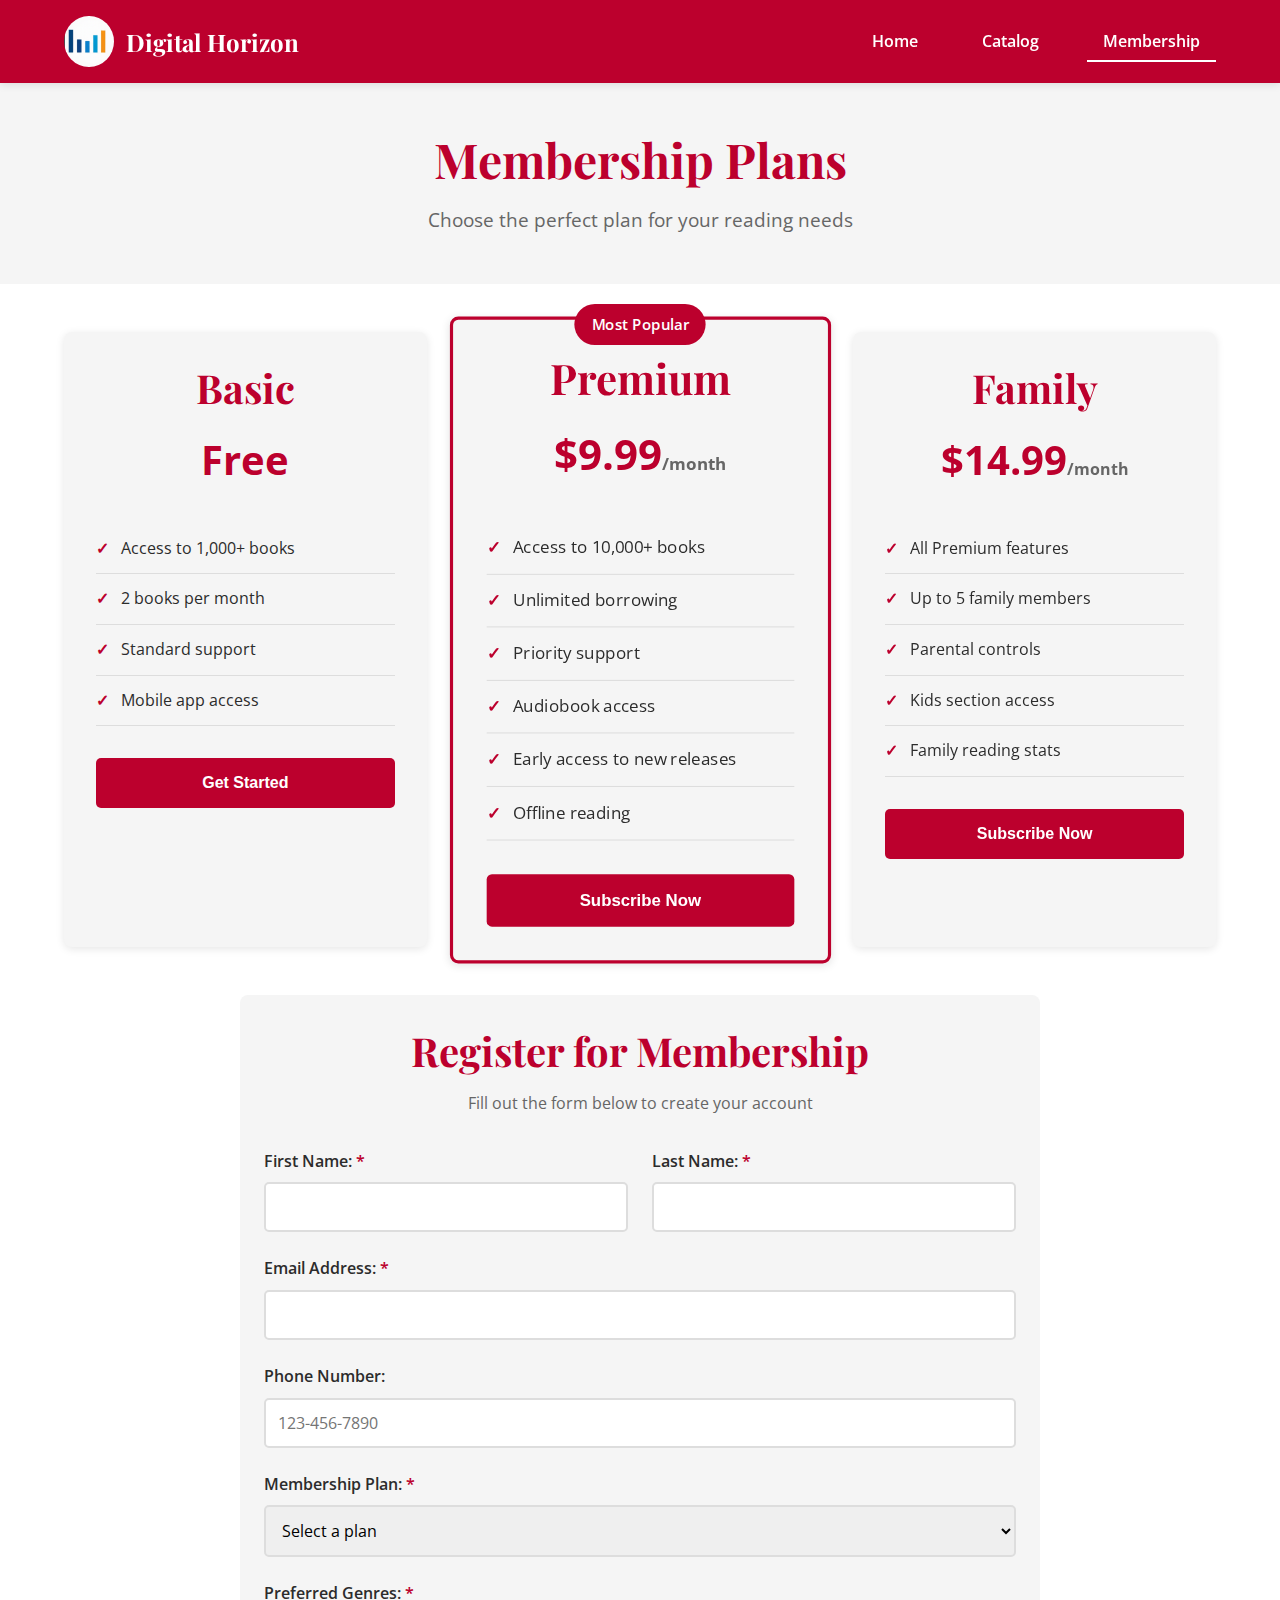
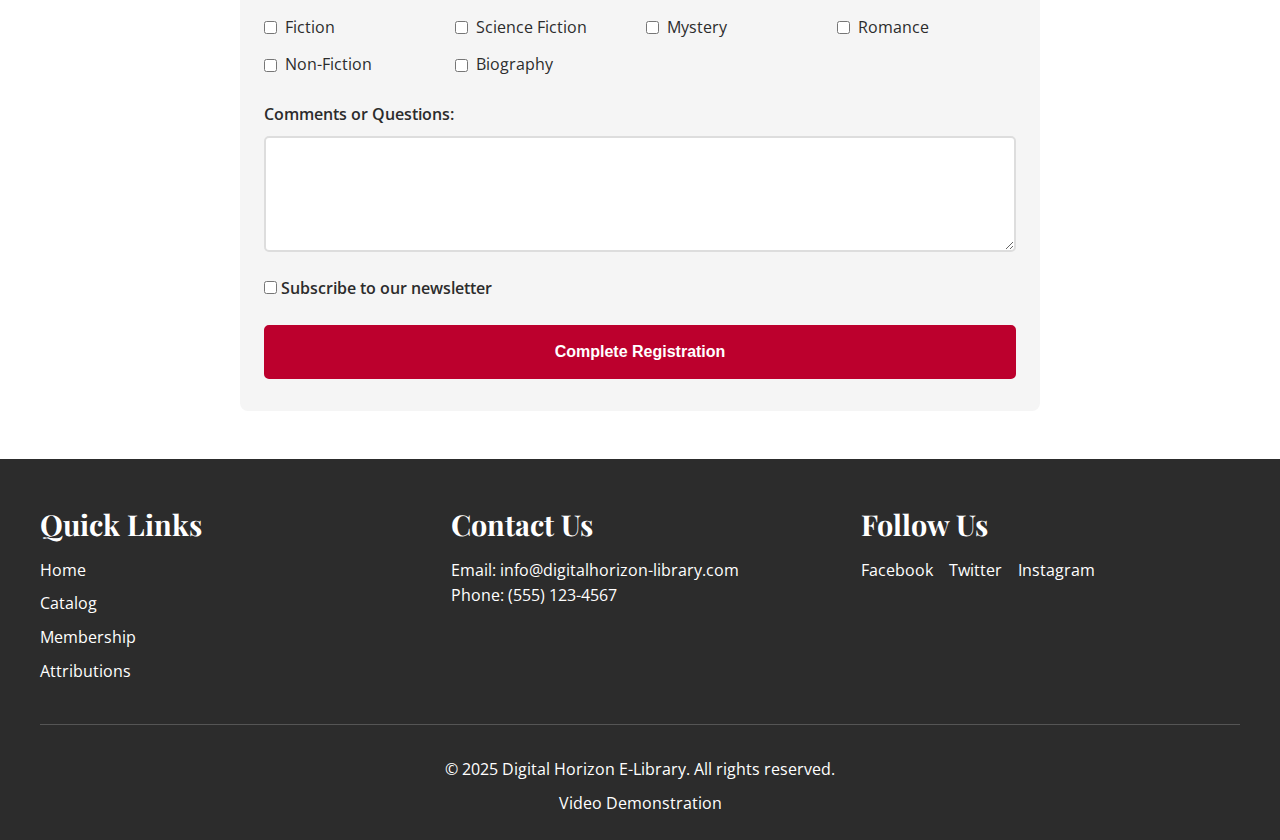
<file: project/membership.html>
<!DOCTYPE html>
<html lang="en">
<head>
    <meta charset="UTF-8">
    <meta name="viewport" content="width=device-width, initial-scale=1.0">
    <meta name="description" content="Join Digital Horizon E-Library today. Choose from Basic, Premium, or Family membership plans with exclusive benefits">
    <meta name="author" content="Okeke Daniel">
    <meta property="og:title" content="Membership - Digital Horizon E-Library">
    <meta property="og:description" content="Become a member and unlock unlimited access to our digital library">
    <meta property="og:type" content="website">
    <title>Membership - Digital Horizon E-Library</title>
    <link rel="icon" type="image/png" href="images/favicon.ico">
    <link rel="stylesheet" href="styles/main.css">
</head>
<body>
    <header>
        <div class="header-container">
            <div class="logo">
                <img src="images/logo.jpg" alt="Digital Horizon E-Library Logo" width="50" height="50">
                <span class="logo-text">Digital Horizon</span>
            </div>
            <button class="hamburger" aria-label="Toggle navigation menu" aria-expanded="false">
                <span></span>
                <span></span>
                <span></span>
            </button>
            <nav>
                <ul class="nav-links">
                    <li><a href="index.html">Home</a></li>
                    <li><a href="catalog.html">Catalog</a></li>
                    <li><a href="membership.html" class="active" aria-current="page">Membership</a></li>
                </ul>
            </nav>
        </div>
    </header>

    <main>
        <section class="page-header">
            <h1>Membership Plans</h1>
            <p>Choose the perfect plan for your reading needs</p>
        </section>

        <section class="membership-plans">
            <div class="plan-card">
                <h2>Basic</h2>
                <p class="price">Free</p>
                <ul class="plan-features">
                    <li>Access to 1,000+ books</li>
                    <li>2 books per month</li>
                    <li>Standard support</li>
                    <li>Mobile app access</li>
                </ul>
                <button class="plan-button" data-plan="Basic">Get Started</button>
            </div>

            <div class="plan-card featured">
                <div class="badge">Most Popular</div>
                <h2>Premium</h2>
                <p class="price">$9.99<span>/month</span></p>
                <ul class="plan-features">
                    <li>Access to 10,000+ books</li>
                    <li>Unlimited borrowing</li>
                    <li>Priority support</li>
                    <li>Audiobook access</li>
                    <li>Early access to new releases</li>
                    <li>Offline reading</li>
                </ul>
                <button class="plan-button" data-plan="Premium">Subscribe Now</button>
            </div>

            <div class="plan-card">
                <h2>Family</h2>
                <p class="price">$14.99<span>/month</span></p>
                <ul class="plan-features">
                    <li>All Premium features</li>
                    <li>Up to 5 family members</li>
                    <li>Parental controls</li>
                    <li>Kids section access</li>
                    <li>Family reading stats</li>
                </ul>
                <button class="plan-button" data-plan="Family">Subscribe Now</button>
            </div>
        </section>

        <section class="registration-section">
            <h2>Register for Membership</h2>
            <p>Fill out the form below to create your account</p>
            
            <form id="membershipForm" action="thankyou.html" method="get">
                <div class="form-row">
                    <div class="form-group">
                        <label for="firstName">First Name: <span class="required">*</span></label>
                        <input type="text" id="firstName" name="firstName" required>
                    </div>
                    <div class="form-group">
                        <label for="lastName">Last Name: <span class="required">*</span></label>
                        <input type="text" id="lastName" name="lastName" required>
                    </div>
                </div>

                <div class="form-group">
                    <label for="email">Email Address: <span class="required">*</span></label>
                    <input type="email" id="email" name="email" required>
                </div>

                <div class="form-group">
                    <label for="phone">Phone Number:</label>
                    <input type="tel" id="phone" name="phone" pattern="[0-9]{3}-[0-9]{3}-[0-9]{4}" placeholder="123-456-7890">
                </div>

                <div class="form-group">
                    <label for="membershipPlan">Membership Plan: <span class="required">*</span></label>
                    <select id="membershipPlan" name="membershipPlan" required>
                        <option value="">Select a plan</option>
                        <option value="Basic">Basic (Free)</option>
                        <option value="Premium">Premium ($9.99/month)</option>
                        <option value="Family">Family ($14.99/month)</option>
                    </select>
                </div>

                <div class="form-group">
                    <label>Preferred Genres: <span class="required">*</span></label>
                    <div class="checkbox-group">
                        <label><input type="checkbox" name="genres" value="Fiction"> Fiction</label>
                        <label><input type="checkbox" name="genres" value="Science Fiction"> Science Fiction</label>
                        <label><input type="checkbox" name="genres" value="Mystery"> Mystery</label>
                        <label><input type="checkbox" name="genres" value="Romance"> Romance</label>
                        <label><input type="checkbox" name="genres" value="Non-Fiction"> Non-Fiction</label>
                        <label><input type="checkbox" name="genres" value="Biography"> Biography</label>
                    </div>
                </div>

                <div class="form-group">
                    <label for="comments">Comments or Questions:</label>
                    <textarea id="comments" name="comments" rows="4"></textarea>
                </div>

                <div class="form-group">
                    <label>
                        <input type="checkbox" name="newsletter" value="yes" id="newsletterCheckbox">
                        Subscribe to our newsletter
                    </label>
                </div>

                <button type="submit" class="cta-button">Complete Registration</button>
            </form>
        </section>
    </main>

    <footer>
        <div class="footer-content">
            <div class="footer-section">
                <h3>Quick Links</h3>
                <ul>
                    <li><a href="index.html">Home</a></li>
                    <li><a href="catalog.html">Catalog</a></li>
                    <li><a href="membership.html">Membership</a></li>
                    <li><a href="attributions.html">Attributions</a></li>
                </ul>
            </div>
            <div class="footer-section">
                <h3>Contact Us</h3>
                <p>Email: info@digitalhorizon-library.com</p>
                <p>Phone: (555) 123-4567</p>
            </div>
            <div class="footer-section">
                <h3>Follow Us</h3>
                <div class="social-links">
                    <a href="#" aria-label="Facebook">Facebook</a>
                    <a href="#" aria-label="Twitter">Twitter</a>
                    <a href="#" aria-label="Instagram">Instagram</a>
                </div>
            </div>
        </div>
        <div class="footer-bottom">
            <p>&copy; 2025 Digital Horizon E-Library. All rights reserved.</p>
            <p><a href="https://youtu.be/S_wSLqFn5Tg" target="_blank" rel="noopener">Video Demonstration</a></p>
        </div>
    </footer>

    <script src="scripts/membership.js" type="module"></script>
</body>
</html>
</file>
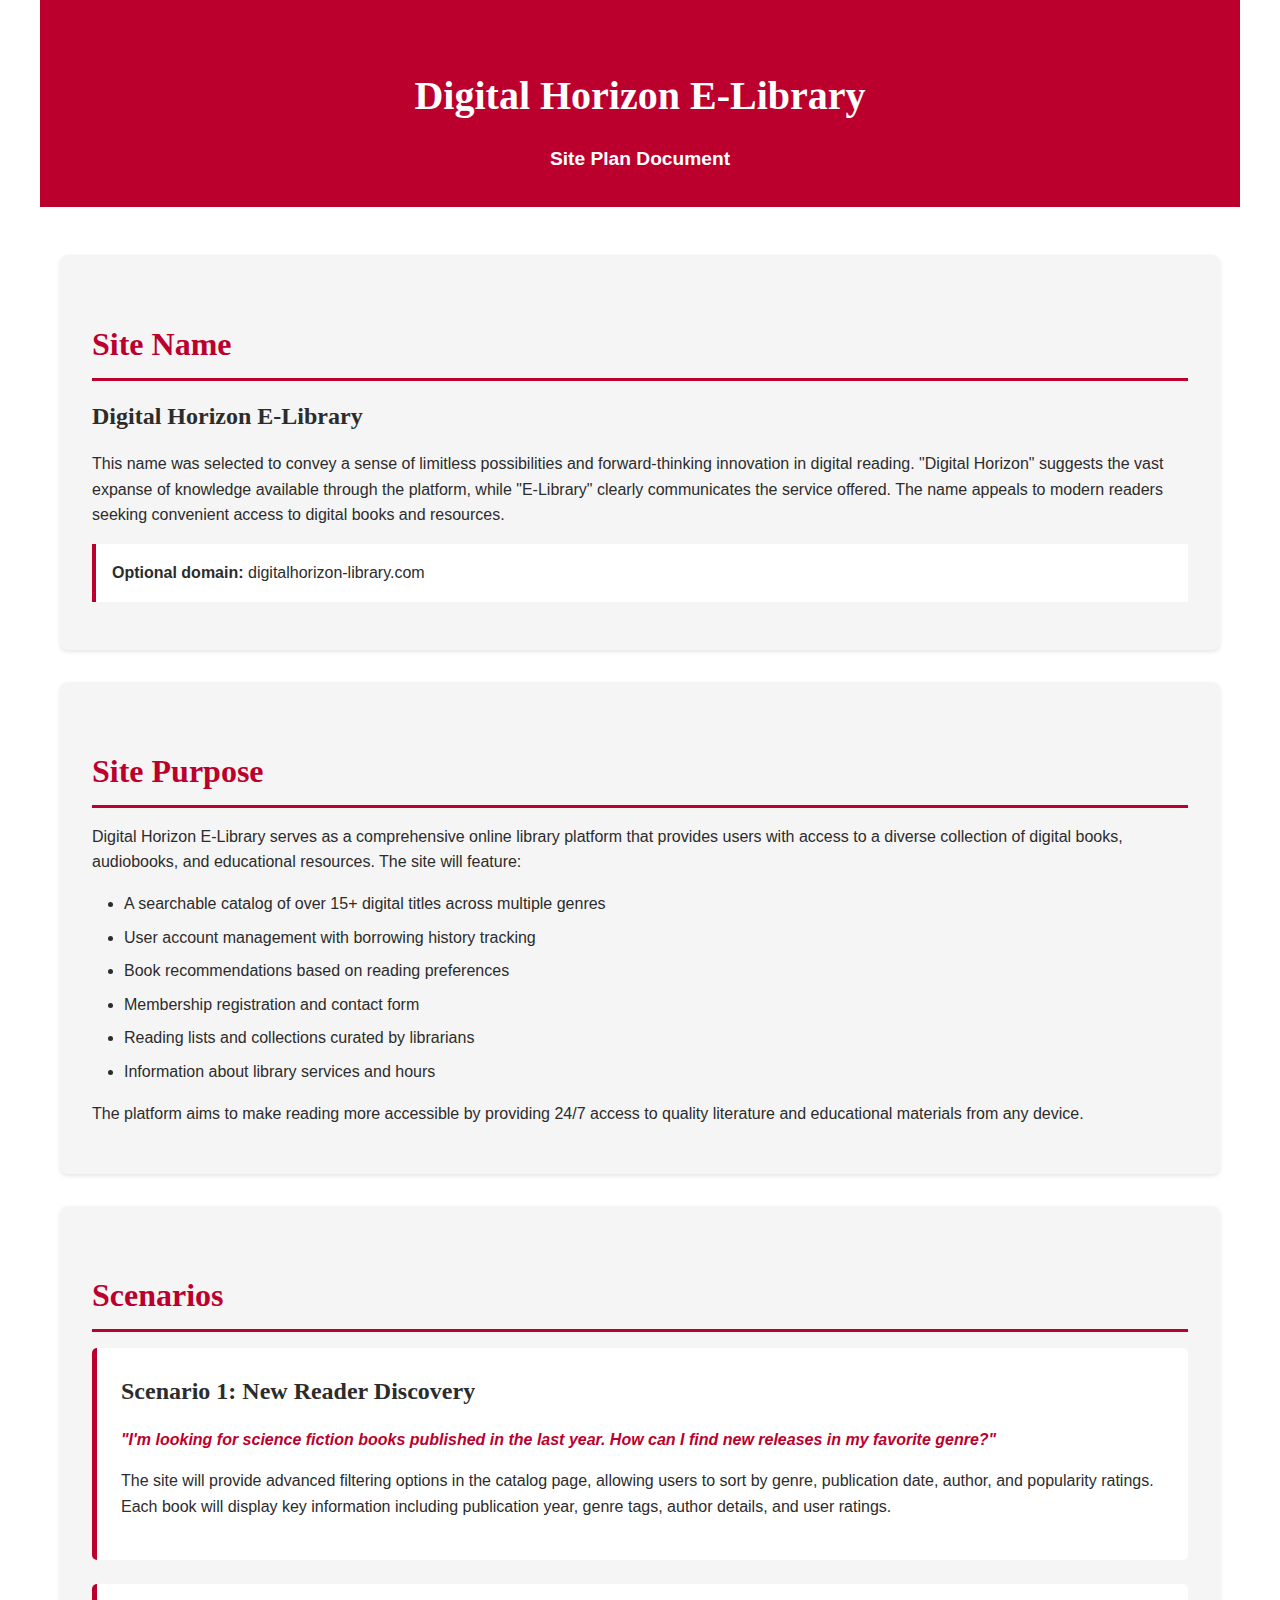
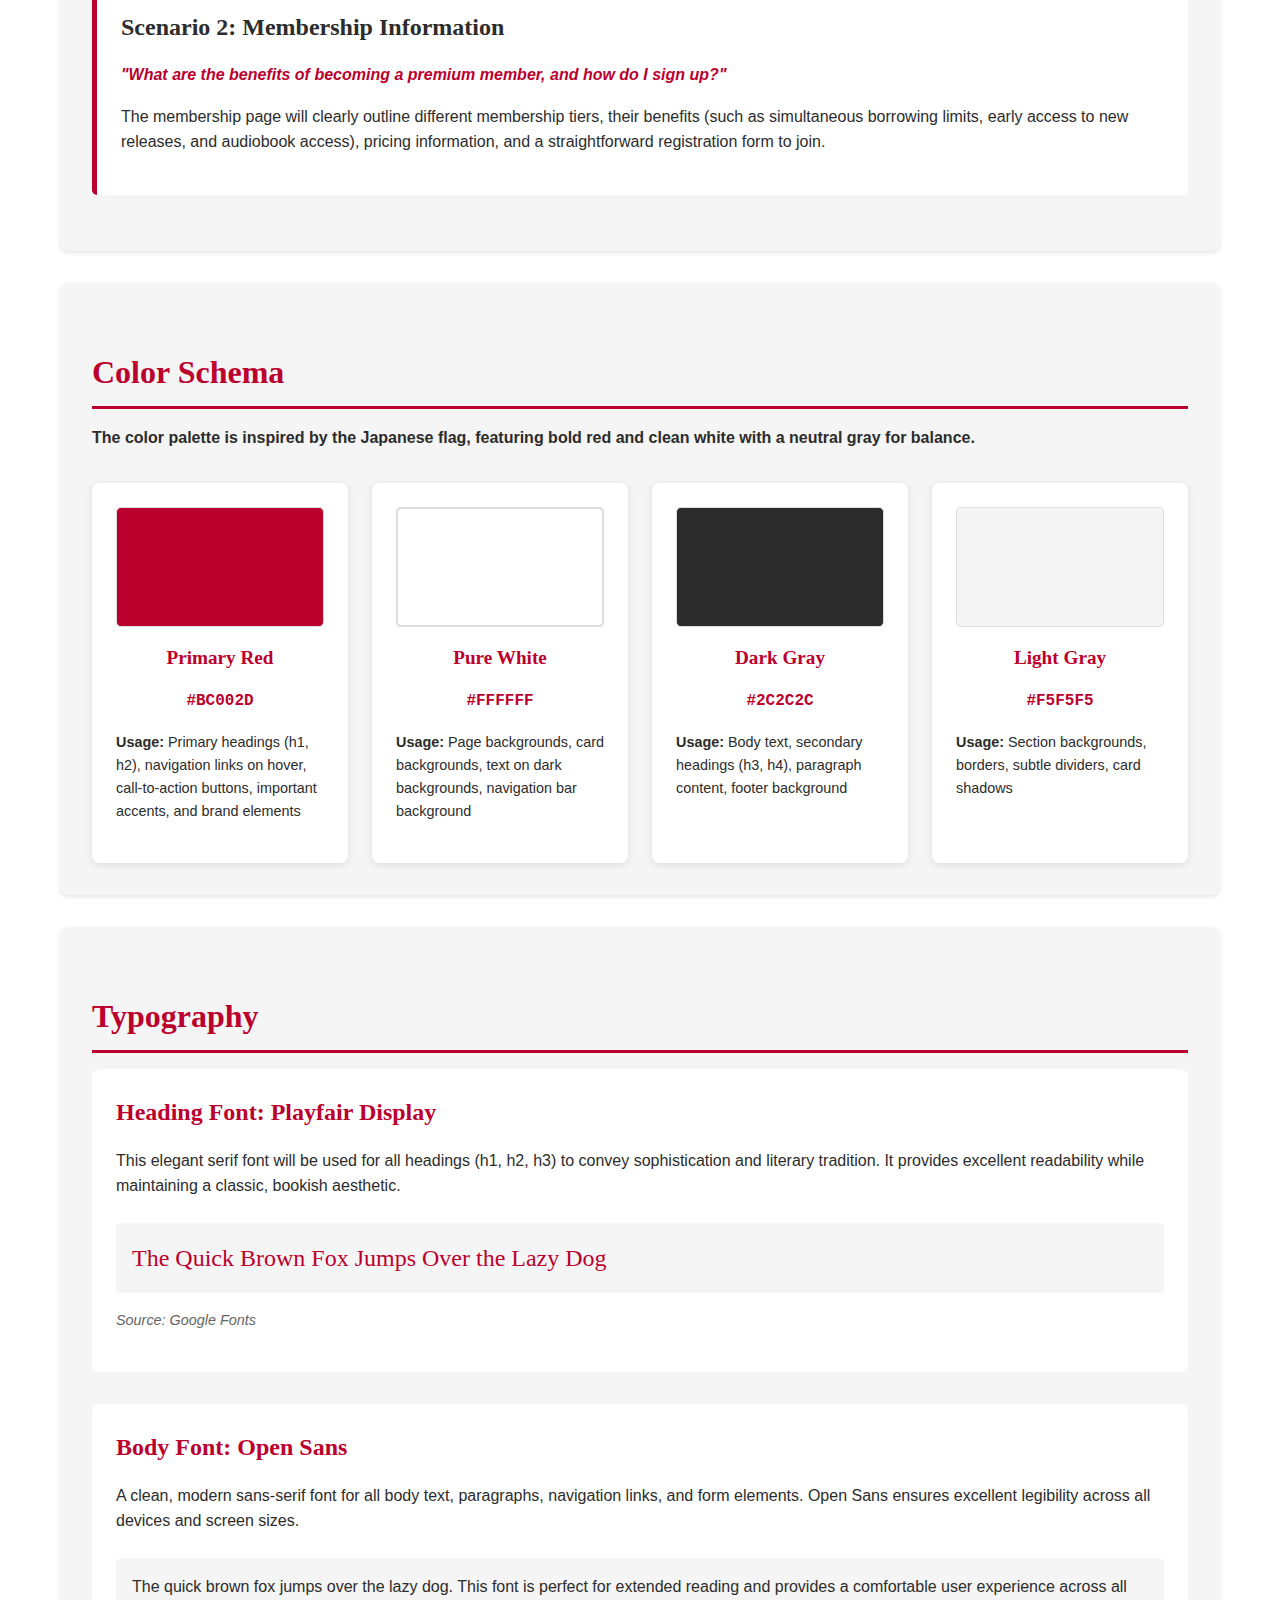
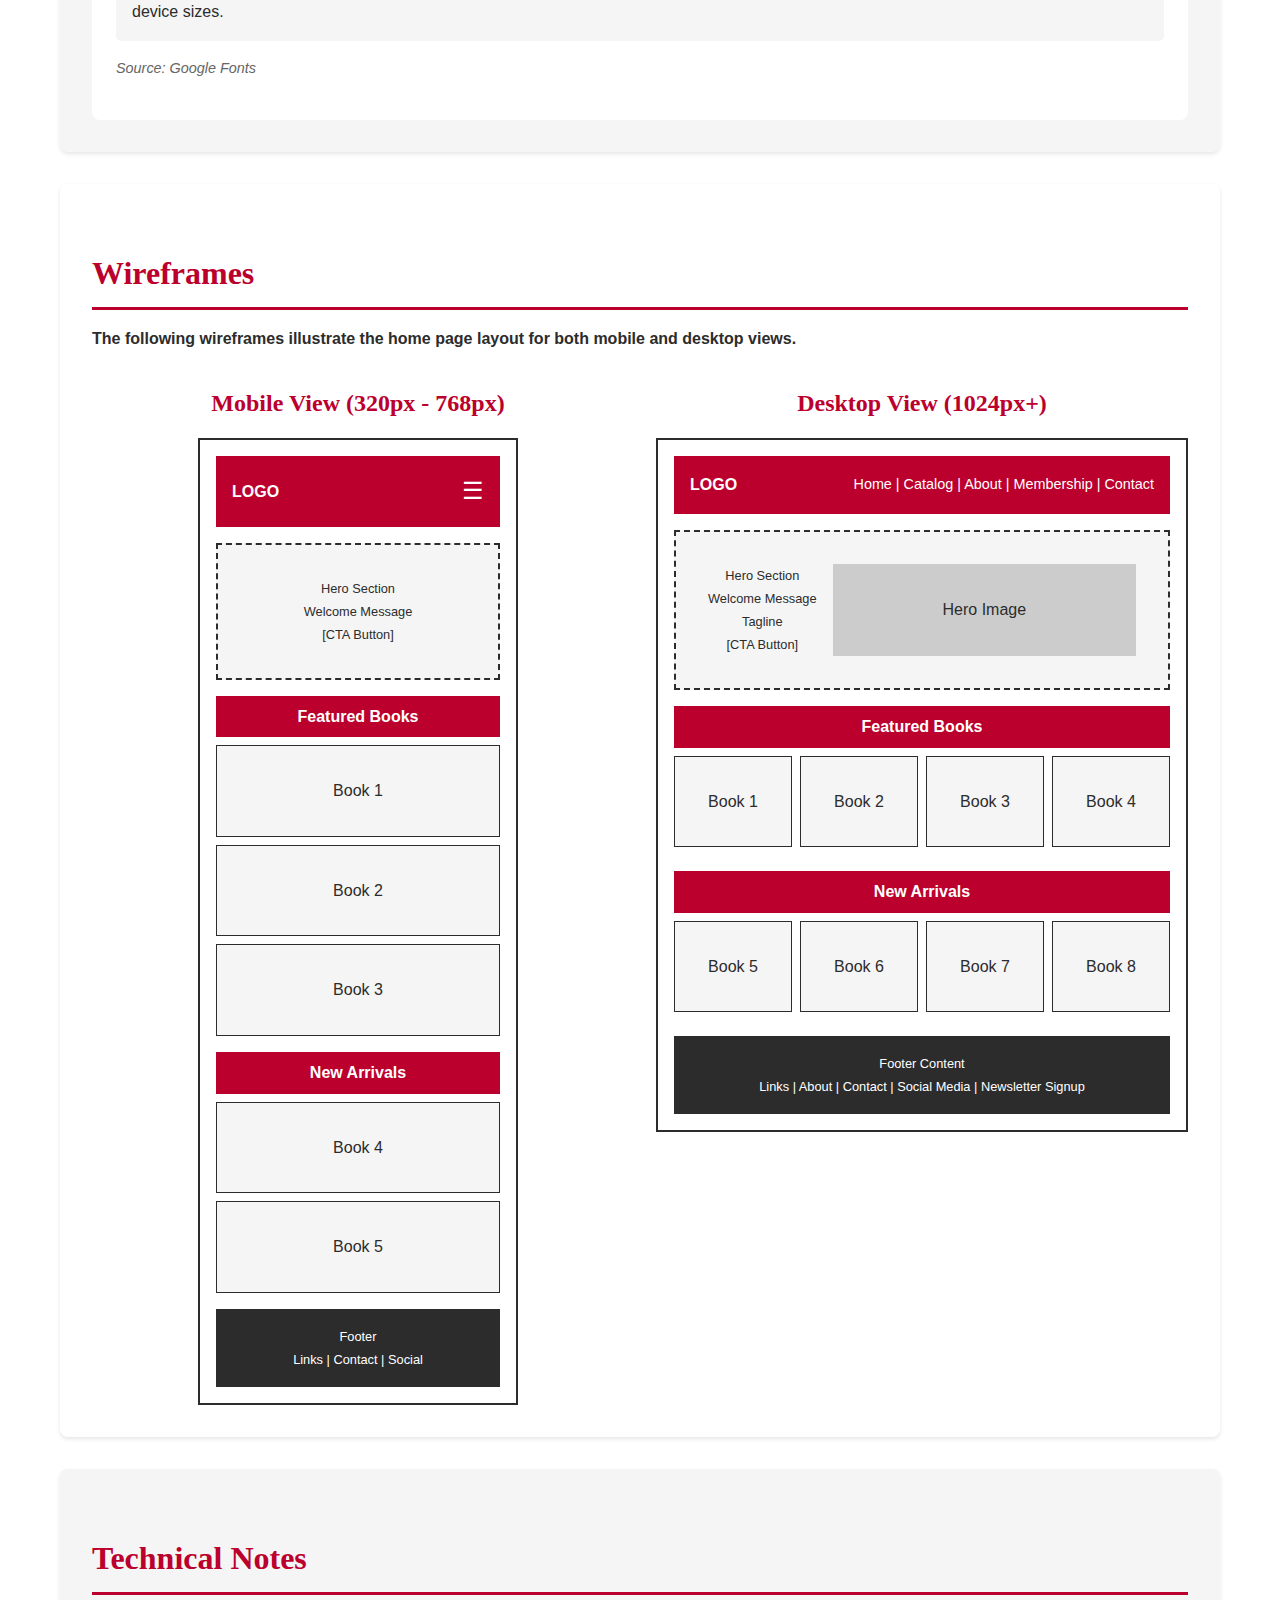
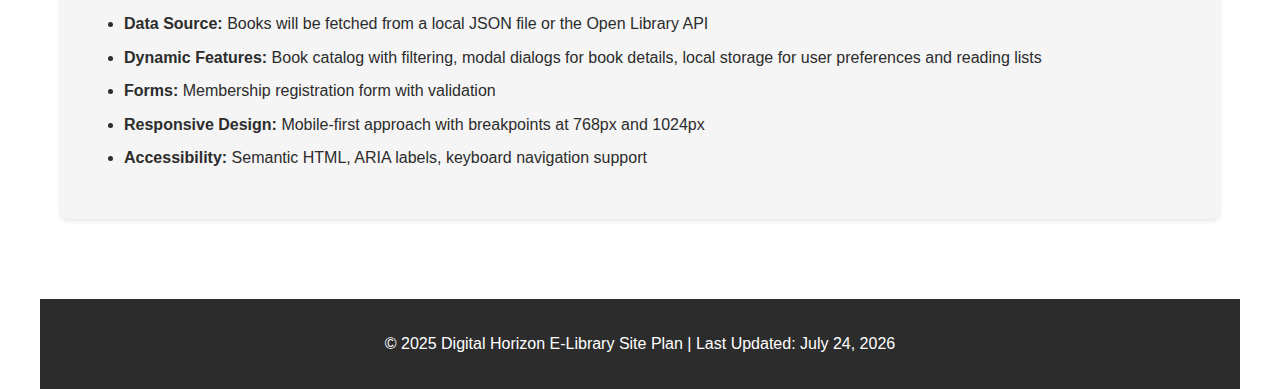
<file: project/siteplan.html>
<!DOCTYPE html>
<html lang="en">
<head>
    <meta charset="UTF-8">
    <meta name="viewport" content="width=device-width, initial-scale=1.0">
    <meta name="description" content="Site plan for Digital Horizon E-Library, a comprehensive online library platform">
    <meta name="author" content="Your Name">
    <title>Digital Horizon E-Library - Site Plan</title>
    <link rel="stylesheet" href="siteplan.css">
</head>
<body>
    <header>
        <h1>Digital Horizon E-Library</h1>
        <p class="tagline">Site Plan Document</p>
    </header>

    <main>
        <section class="plan-section">
            <h2>Site Name</h2>
            <h3>Digital Horizon E-Library</h3>
            <p>This name was selected to convey a sense of limitless possibilities and forward-thinking innovation in digital reading. "Digital Horizon" suggests the vast expanse of knowledge available through the platform, while "E-Library" clearly communicates the service offered. The name appeals to modern readers seeking convenient access to digital books and resources.</p>
            <p class="domain-note"><strong>Optional domain:</strong> digitalhorizon-library.com</p>
        </section>

        <section class="plan-section">
            <h2>Site Purpose</h2>
            <p>Digital Horizon E-Library serves as a comprehensive online library platform that provides users with access to a diverse collection of digital books, audiobooks, and educational resources. The site will feature:</p>
            <ul>
                <li>A searchable catalog of over 15+ digital titles across multiple genres</li>
                <li>User account management with borrowing history tracking</li>
                <li>Book recommendations based on reading preferences</li>
                <li>Membership registration and contact form</li>
                <li>Reading lists and collections curated by librarians</li>
                <li>Information about library services and hours</li>
            </ul>
            <p>The platform aims to make reading more accessible by providing 24/7 access to quality literature and educational materials from any device.</p>
        </section>

        <section class="plan-section">
            <h2>Scenarios</h2>
            <div class="scenario">
                <h3>Scenario 1: New Reader Discovery</h3>
                <p class="question">"I'm looking for science fiction books published in the last year. How can I find new releases in my favorite genre?"</p>
                <p class="answer">The site will provide advanced filtering options in the catalog page, allowing users to sort by genre, publication date, author, and popularity ratings. Each book will display key information including publication year, genre tags, author details, and user ratings.</p>
            </div>
            <div class="scenario">
                <h3>Scenario 2: Membership Information</h3>
                <p class="question">"What are the benefits of becoming a premium member, and how do I sign up?"</p>
                <p class="answer">The membership page will clearly outline different membership tiers, their benefits (such as simultaneous borrowing limits, early access to new releases, and audiobook access), pricing information, and a straightforward registration form to join.</p>
            </div>
        </section>

        <section class="plan-section">
            <h2>Color Schema</h2>
            <p class="schema-intro">The color palette is inspired by the Japanese flag, featuring bold red and clean white with a neutral gray for balance.</p>
            
            <div class="color-palette">
                <div class="color-card">
                    <div class="color-sample primary-red"></div>
                    <h4>Primary Red</h4>
                    <p class="color-code">#BC002D</p>
                    <p class="color-usage"><strong>Usage:</strong> Primary headings (h1, h2), navigation links on hover, call-to-action buttons, important accents, and brand elements</p>
                </div>

                <div class="color-card">
                    <div class="color-sample pure-white"></div>
                    <h4>Pure White</h4>
                    <p class="color-code">#FFFFFF</p>
                    <p class="color-usage"><strong>Usage:</strong> Page backgrounds, card backgrounds, text on dark backgrounds, navigation bar background</p>
                </div>

                <div class="color-card">
                    <div class="color-sample dark-gray"></div>
                    <h4>Dark Gray</h4>
                    <p class="color-code">#2C2C2C</p>
                    <p class="color-usage"><strong>Usage:</strong> Body text, secondary headings (h3, h4), paragraph content, footer background</p>
                </div>

                <div class="color-card">
                    <div class="color-sample light-gray"></div>
                    <h4>Light Gray</h4>
                    <p class="color-code">#F5F5F5</p>
                    <p class="color-usage"><strong>Usage:</strong> Section backgrounds, borders, subtle dividers, card shadows</p>
                </div>
            </div>
        </section>

        <section class="plan-section">
            <h2>Typography</h2>
            <div class="typography-sample">
                <div class="font-example">
                    <h3 class="font-heading">Heading Font: Playfair Display</h3>
                    <p class="font-detail">This elegant serif font will be used for all headings (h1, h2, h3) to convey sophistication and literary tradition. It provides excellent readability while maintaining a classic, bookish aesthetic.</p>
                    <p class="sample-text heading-demo">The Quick Brown Fox Jumps Over the Lazy Dog</p>
                    <p class="font-source">Source: Google Fonts</p>
                </div>

                <div class="font-example">
                    <h3 class="font-heading">Body Font: Open Sans</h3>
                    <p class="font-detail">A clean, modern sans-serif font for all body text, paragraphs, navigation links, and form elements. Open Sans ensures excellent legibility across all devices and screen sizes.</p>
                    <p class="sample-text body-demo">The quick brown fox jumps over the lazy dog. This font is perfect for extended reading and provides a comfortable user experience across all device sizes.</p>
                    <p class="font-source">Source: Google Fonts</p>
                </div>
            </div>
        </section>

        <section class="plan-section wireframe-section">
            <h2>Wireframes</h2>
            <p class="wireframe-intro">The following wireframes illustrate the home page layout for both mobile and desktop views.</p>
            
            <div class="wireframe-container">
                <div class="wireframe">
                    <h3>Mobile View (320px - 768px)</h3>
                    <div class="wireframe-sketch mobile">
                        <div class="wire-header">
                            <div class="wire-logo">LOGO</div>
                            <div class="wire-hamburger">☰</div>
                        </div>
                        <div class="wire-hero">
                            <div class="wire-text">Hero Section<br>Welcome Message<br>[CTA Button]</div>
                        </div>
                        <div class="wire-content">
                            <div class="wire-section-title">Featured Books</div>
                            <div class="wire-card">Book 1</div>
                            <div class="wire-card">Book 2</div>
                            <div class="wire-card">Book 3</div>
                        </div>
                        <div class="wire-content">
                            <div class="wire-section-title">New Arrivals</div>
                            <div class="wire-card">Book 4</div>
                            <div class="wire-card">Book 5</div>
                        </div>
                        <div class="wire-footer">
                            <div class="wire-text-small">Footer<br>Links | Contact | Social</div>
                        </div>
                    </div>
                </div>

                <div class="wireframe">
                    <h3>Desktop View (1024px+)</h3>
                    <div class="wireframe-sketch desktop">
                        <div class="wire-header">
                            <div class="wire-logo">LOGO</div>
                            <div class="wire-nav">Home | Catalog | About | Membership | Contact</div>
                        </div>
                        <div class="wire-hero-desktop">
                            <div class="wire-hero-content">
                                <div class="wire-text">Hero Section<br>Welcome Message<br>Tagline<br>[CTA Button]</div>
                                <div class="wire-hero-image">Hero Image</div>
                            </div>
                        </div>
                        <div class="wire-content-desktop">
                            <div class="wire-section-title">Featured Books</div>
                            <div class="wire-grid">
                                <div class="wire-card">Book 1</div>
                                <div class="wire-card">Book 2</div>
                                <div class="wire-card">Book 3</div>
                                <div class="wire-card">Book 4</div>
                            </div>
                        </div>
                        <div class="wire-content-desktop">
                            <div class="wire-section-title">New Arrivals</div>
                            <div class="wire-grid">
                                <div class="wire-card">Book 5</div>
                                <div class="wire-card">Book 6</div>
                                <div class="wire-card">Book 7</div>
                                <div class="wire-card">Book 8</div>
                            </div>
                        </div>
                        <div class="wire-footer">
                            <div class="wire-text-small">Footer Content<br>Links | About | Contact | Social Media | Newsletter Signup</div>
                        </div>
                    </div>
                </div>
            </div>
        </section>

        <section class="plan-section">
            <h2>Technical Notes</h2>
            <ul>
                <li><strong>Data Source:</strong> Books will be fetched from a local JSON file or the Open Library API</li>
                <li><strong>Dynamic Features:</strong> Book catalog with filtering, modal dialogs for book details, local storage for user preferences and reading lists</li>
                <li><strong>Forms:</strong> Membership registration form with validation</li>
                <li><strong>Responsive Design:</strong> Mobile-first approach with breakpoints at 768px and 1024px</li>
                <li><strong>Accessibility:</strong> Semantic HTML, ARIA labels, keyboard navigation support</li>
            </ul>
        </section>
    </main>

    <footer>
        <p>&copy; 2025 Digital Horizon E-Library Site Plan | Last Updated: <span id="lastModified"></span></p>
    </footer>

    <script>
        document.getElementById('lastModified').textContent = new Date().toLocaleDateString('en-US', {
            year: 'numeric',
            month: 'long',
            day: 'numeric'
        });
    </script>
</body>
</html>
</file>
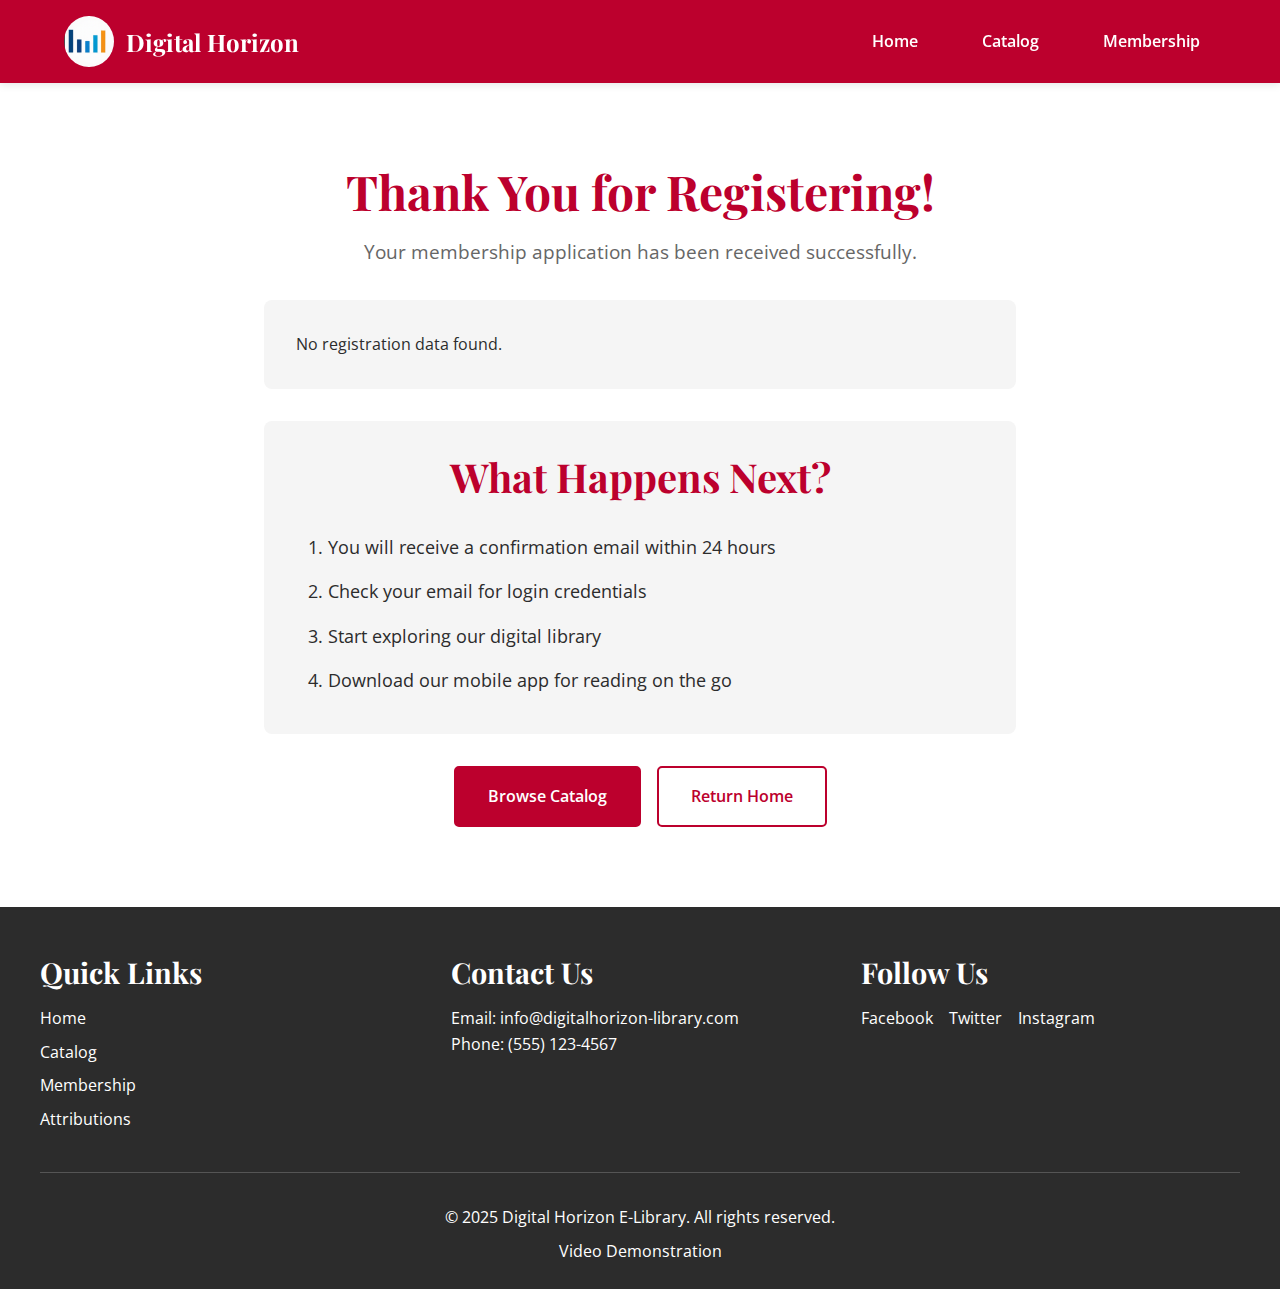
<file: project/thankyou.html>
<!DOCTYPE html>
<html lang="en">
<head>
    <meta charset="UTF-8">
    <meta name="viewport" content="width=device-width, initial-scale=1.0">
    <meta name="description" content="Thank you for registering with Digital Horizon E-Library">
    <meta name="author" content="Okeke Daniel">
    <title>Registration Confirmation - Digital Horizon E-Library</title>
    <link rel="icon" type="image/png" href="images/favicon.ico">
    <link rel="stylesheet" href="styles/main.css">
</head>
<body>
    <header>
        <div class="header-container">
            <div class="logo">
                <img src="images/logo.jpg" alt="Digital Horizon E-Library Logo" width="50" height="50">
                <span class="logo-text">Digital Horizon</span>
            </div>
            <button class="hamburger" aria-label="Toggle navigation menu" aria-expanded="false">
                <span></span>
                <span></span>
                <span></span>
            </button>
            <nav>
                <ul class="nav-links">
                    <li><a href="index.html">Home</a></li>
                    <li><a href="catalog.html">Catalog</a></li>
                    <li><a href="membership.html">Membership</a></li>
                </ul>
            </nav>
        </div>
    </header>

    <main>
        <section class="thankyou-section">
            <div class="thankyou-content">
                <h1>Thank You for Registering!</h1>
                <p class="success-message">Your membership application has been received successfully.</p>
                
                <div class="registration-details" id="registrationDetails">
                    <h2>Registration Summary</h2>
                    <!-- Details will be populated by JavaScript -->
                </div>

                <div class="next-steps">
                    <h2>What Happens Next?</h2>
                    <ol>
                        <li>You will receive a confirmation email within 24 hours</li>
                        <li>Check your email for login credentials</li>
                        <li>Start exploring our digital library</li>
                        <li>Download our mobile app for reading on the go</li>
                    </ol>
                </div>

                <div class="cta-section">
                    <a href="catalog.html" class="cta-button">Browse Catalog</a>
                    <a href="index.html" class="cta-button secondary">Return Home</a>
                </div>
            </div>
        </section>
    </main>

    <footer>
        <div class="footer-content">
            <div class="footer-section">
                <h3>Quick Links</h3>
                <ul>
                    <li><a href="index.html">Home</a></li>
                    <li><a href="catalog.html">Catalog</a></li>
                    <li><a href="membership.html">Membership</a></li>
                    <li><a href="attributions.html">Attributions</a></li>
                </ul>
            </div>
            <div class="footer-section">
                <h3>Contact Us</h3>
                <p>Email: info@digitalhorizon-library.com</p>
                <p>Phone: (555) 123-4567</p>
            </div>
            <div class="footer-section">
                <h3>Follow Us</h3>
                <div class="social-links">
                    <a href="#" aria-label="Facebook">Facebook</a>
                    <a href="#" aria-label="Twitter">Twitter</a>
                    <a href="#" aria-label="Instagram">Instagram</a>
                </div>
            </div>
        </div>
        <div class="footer-bottom">
            <p>&copy; 2025 Digital Horizon E-Library. All rights reserved.</p>
            <p><a href="https://youtu.be/YOUR_VIDEO_ID" target="_blank" rel="noopener">Video Demonstration</a></p>
        </div>
    </footer>

    <script src="scripts/thankyou.js" type="module"></script>
</body>
</html>
</file>
<file: styles/larger.css>
/* Larger Screen Styles - 768px and up */
@media screen and (min-width: 768px) {
    
    /* Header adjustments for larger screens */
    header {
        padding: 1rem 2rem;
    }
    
    .site-name {
        font-size: 1.5rem;
    }
    
    /* Hide hamburger on larger screens */
    .hamburger {
        display: none;
    }
    
    /* Navigation - horizontal layout */
    nav {
        background: #1e40af;
        padding: 0 2rem;
    }
    
    nav ul {
        display: flex !important;
        flex-direction: row;
        justify-content: flex-start;
        align-items: center;
        height: 60px;
    }
    
    nav li {
        border-bottom: none;
        position: relative;
    }
    
    nav a {
        padding: 1rem 1.5rem;
        border-radius: 6px;
        margin: 0 0.25rem;
        position: relative;
        overflow: hidden;
    }
    
    nav a::before {
        content: '';
        position: absolute;
        top: 0;
        left: -100%;
        width: 100%;
        height: 100%;
        background: linear-gradient(90deg, transparent, rgba(255, 255, 255, 0.2), transparent);
        transition: left 0.5s;
    }
    
    nav a:hover::before {
        left: 100%;
    }
    
    nav a:hover,
    nav a.active {
        background: rgba(255, 255, 255, 0.15);
        transform: translateY(-1px);
    }
    
    /* Main content adjustments */
    main {
        padding: 2rem;
    }
    
    h1 {
        font-size: 2.5rem;
        margin-bottom: 3rem;
    }
    
    section {
        padding: 2.5rem;
    }
    
    /* Profile section - side by side layout */
    .profile-content {
        flex-direction: row;
        align-items: center;
        gap: 3rem;
    }
    
    .profile-image {
        flex-shrink: 0;
        width: 250px;
        height: 250px;
    }
    
    .profile-text {
        flex: 1;
    }
    
    .profile-text p {
        font-size: 1.125rem;
        line-height: 1.8;
    }
    
    /* Filter buttons - horizontal layout */
    .filter-buttons {
        flex-direction: row;
        justify-content: center;
        gap: 1rem;
    }
    
    .filter-btn {
        min-width: 140px;
    }
    
    /* Courses grid - 2 columns */
    .courses-container {
        grid-template-columns: repeat(2, 1fr);
        gap: 1.5rem;
    }
    
    /* Location section improvements */
    .location-info {
        text-align: center;
    }
    
    /* Footer improvements */
    footer {
        padding: 3rem 2rem;
    }
    
    .social-links {
        gap: 1.5rem;
        margin-bottom: 2rem;
    }
    
    .social-links a {
        padding: 1rem;
    }
    
    footer p {
        font-size: 1.1rem;
        margin: 0.75rem 0;
    }
}

/* Large Desktop Styles - 1024px and up */
@media screen and (min-width: 1024px) {
    
    /* Header full width improvements */
    header {
        padding: 1.5rem 3rem;
    }
    
    .site-name {
        font-size: 1.75rem;
    }
    
    nav {
        padding: 0 3rem;
    }
    
    /* Main content wider spacing */
    main {
        padding: 3rem;
    }
    
    h1 {
        font-size: 3rem;
        margin-bottom: 4rem;
    }
    
    section {
        padding: 3rem;
        margin-bottom: 4rem;
    }
    
    h2 {
        font-size: 1.75rem;
        margin-bottom: 2rem;
    }
    
    /* Profile section enhanced */
    .profile-content {
        gap: 4rem;
    }
    
    .profile-image {
        width: 300px;
        height: 300px;
    }
    
    .profile-text p {
        font-size: 1.2rem;
        line-height: 1.9;
    }
    
    /* Courses grid - 3 columns on large screens */
    .courses-container {
        grid-template-columns: repeat(3, 1fr);
        gap: 2rem;
    }
    
    .course-card {
        padding: 2rem;
    }
    
    .course-card h3 {
        font-size: 1.25rem;
    }
    
    /* Enhanced hover effects */
    .course-card:hover {
        box-shadow: 0 12px 35px rgba(0, 0, 0, 0.15);
        transform: translateY(-4px);
    }
    
    /* Location section as grid */
    .location-weather {
        display: grid;
        place-items: center;
    }
    
    .location-info {
        max-width: 600px;
    }
    
    .weather-info {
        padding: 1.5rem;
        font-size: 1.125rem;
    }
}

/* Extra Large Screens - 1200px and up */
@media screen and (min-width: 1200px) {
    
    /* Maximum width container */
    main {
        max-width: 1400px;
    }
    
    /* Four column course layout for very large screens */
    .courses-container {
        grid-template-columns: repeat(4, 1fr);
    }
    
    /* Enhanced section spacing */
    section {
        margin-bottom: 5rem;
    }
    
    /* Profile section with more breathing room */
    .profile-content {
        gap: 5rem;
        padding: 2rem 0;
    }
    
    /* Typography enhancements */
    h1 {
        font-size: 3.5rem;
    }
    
    h2 {
        font-size: 2rem;
    }
    
    .profile-text p {
        font-size: 1.3rem;
        line-height: 2;
    }
}

/* Print Styles */
@media print {
    header,
    nav,
    .hamburger,
    .social-links,
    .filter-buttons {
        display: none;
    }
    
    main {
        max-width: none;
        padding: 0;
    }
    
    section {
        box-shadow: none;
        border: 1px solid #ccc;
        page-break-inside: avoid;
    }
    
    .course-card {
        border: 1px solid #ccc;
        box-shadow: none;
    }
    
    body {
        background: white;
        color: black;
    }
}
</file>
<file: chamber/styles/base.css>
/* Base Styles for Chamber of Commerce Directory */

/* CSS Variables with Fallbacks */
:root {
    --primary-color: #1e3a8a;
    --secondary-color: #3b82f6;
    --accent-color: #f59e0b;
    --text-dark: #1f2937;
    --text-medium: #4b5563;
    --text-light: #6b7280;
    --background-light: #f9fafb;
    --white: #ffffff;
    --border-color: #e5e7eb;
    --shadow-light: 0 1px 3px rgba(0, 0, 0, 0.1);
    --shadow-medium: 0 4px 6px rgba(0, 0, 0, 0.07);
    --shadow-strong: 0 10px 25px rgba(0, 0, 0, 0.1);
    --gold-color: #fbbf24;
    --silver-color: #9ca3af;
    --footer-text: #e5e7eb;
}

/* Reset and Base */
* {
    margin: 0;
    padding: 0;
    box-sizing: border-box;
}

body {
    font-family: 'Inter', sans-serif;
    line-height: 1.6;
    color: #1f2937;
    background-color: #ffffff;
    min-height: 100vh;
}

img {
    max-width: 100%;
    height: auto;
    display: block;
}

/* Header Styles */
header {
    background: linear-gradient(135deg, #1e3a8a, #3b82f6);
    color: #ffffff;
    box-shadow: 0 4px 6px rgba(0, 0, 0, 0.1);
    position: sticky;
    top: 0;
    z-index: 100;
}

.header-container {
    max-width: 1200px;
    margin: 0 auto;
    display: flex;
    justify-content: space-between;
    align-items: center;
    padding: 1.5rem 1rem;
}

.logo-section {
    display: flex;
    align-items: center;
    gap: 1rem;
}

.chamber-logo {
    width: 80px;
    height: 80px;
    border-radius: 8px;
    object-fit: contain;
    background: #ffffff;
    padding: 8px;
}

.chamber-title h1 {
    font-family: 'Playfair Display', serif;
    font-size: 2rem;
    font-weight: 700;
    margin-bottom: 0.25rem;
    line-height: 1.1;
    color: #ffffff;
    text-shadow: 0 2px 4px rgba(0, 0, 0, 0.3);
}

.chamber-title p {
    font-size: 1.1rem;
    color: #ffffff;
    margin: 0;
    font-weight: 500;
    opacity: 0.95;
    text-shadow: 0 1px 2px rgba(0, 0, 0, 0.2);
}

/* Hamburger Menu */
.hamburger {
    background: none;
    border: none;
    cursor: pointer;
    display: flex;
    flex-direction: column;
    justify-content: space-around;
    width: 32px;
    height: 28px;
    padding: 0;
    z-index: 101;
}

.hamburger span {
    display: block;
    height: 4px;
    width: 100%;
    background: #ffffff;
    border-radius: 2px;
    transition: all 0.3s ease;
}

.hamburger.active span:nth-child(1) {
    transform: rotate(45deg) translate(6px, 6px);
}

.hamburger.active span:nth-child(2) {
    opacity: 0;
}

.hamburger.active span:nth-child(3) {
    transform: rotate(-45deg) translate(6px, -6px);
}

/* Navigation */
.main-nav {
    background: #1e3a8a;
    box-shadow: 0 2px 4px rgba(0, 0, 0, 0.1);
}

.main-nav .nav-list {
    list-style: none;
    display: none;
    flex-direction: column;
    max-width: 1200px;
    margin: 0 auto;
    padding: 0;
}

.main-nav.open .nav-list {
    display: flex;
}

.main-nav li {
    border-bottom: 1px solid rgba(255, 255, 255, 0.15);
}

.main-nav li:last-child {
    border-bottom: none;
}

.main-nav a {
    display: block;
    color: #ffffff;
    text-decoration: none;
    padding: 1.25rem 1.5rem;
    transition: background-color 0.2s ease, color 0.2s ease;
    font-weight: 500;
    font-size: 1.1rem;
}

.main-nav a:hover,
.main-nav a.active {
    background: rgba(255, 255, 255, 0.15);
    color: #f59e0b;
}

/* Directory Main Content */
.directory-main {
    max-width: 1200px;
    margin: 0 auto;
    padding: 2rem 1rem;
    background-color: #f9fafb;
    min-height: calc(100vh - 300px);
}

.directory-main > h1 {
    font-family: 'Playfair Display', serif;
    font-size: 2.5rem;
    font-weight: 700;
    color: #1e3a8a;
    margin-bottom: 1rem;
    text-align: center;
}

.directory-hero {
    text-align: center;
    margin-bottom: 3rem;
    padding: 1rem 0 2rem;
    background: #ffffff;
    border-radius: 12px;
    box-shadow: 0 4px 6px rgba(0, 0, 0, 0.05);
}

.directory-hero p {
    font-size: 1.2rem;
    color: #6b7280;
    max-width: 600px;
    margin: 0 auto;
}

/* Directory Controls */
.directory-controls {
    display: flex;
    flex-direction: column;
    gap: 1rem;
    margin-bottom: 2rem;
    padding: 1.5rem;
    background: #ffffff;
    border-radius: 12px;
    box-shadow: 0 2px 4px rgba(0, 0, 0, 0.05);
}

.view-toggles {
    display: flex;
    gap: 0.5rem;
}

.view-btn {
    display: flex;
    align-items: center;
    justify-content: center;
    gap: 0.5rem;
    padding: 0.875rem 1.25rem;
    border: 2px solid #e5e7eb;
    background: #ffffff;
    color: #4b5563;
    border-radius: 8px;
    cursor: pointer;
    font-weight: 500;
    font-size: 1rem;
    transition: all 0.2s ease;
    flex: 1;
    min-height: 44px;
}

.view-btn:hover {
    border-color: #3b82f6;
    color: #3b82f6;
    background: #f8fafc;
}

.view-btn.active {
    background: #3b82f6;
    color: #ffffff;
    border-color: #3b82f6;
    box-shadow: 0 2px 4px rgba(59, 130, 246, 0.2);
}

.view-btn svg {
    width: 18px;
    height: 18px;
    flex-shrink: 0;
}

.filter-controls select {
    width: 100%;
    padding: 0.75rem;
    border: 2px solid #e5e7eb;
    border-radius: 8px;
    background: #ffffff;
    color: #1f2937;
    font-size: 1rem;
    cursor: pointer;
    font-family: inherit;
}

.filter-controls select:focus {
    outline: none;
    border-color: #3b82f6;
    box-shadow: 0 0 0 3px rgba(59, 130, 246, 0.1);
}

/* Loading State */
.loading {
    text-align: center;
    padding: 3rem;
    color: #6b7280;
    font-size: 1.1rem;
}

/* Members Container */
.members-container {
    display: grid;
    grid-template-columns: 1fr;
    gap: 1.5rem;
    margin-bottom: 3rem;
}

/* Member Cards - Grid View */
.member-card {
    background: #ffffff;
    border-radius: 12px;
    box-shadow: 0 2px 8px rgba(0, 0, 0, 0.1);
    padding: 1.5rem;
    transition: transform 0.2s ease, box-shadow 0.2s ease;
    border: 1px solid #e5e7eb;
    position: relative;
    overflow: hidden;
}

.member-card::before {
    content: '';
    position: absolute;
    top: 0;
    left: 0;
    right: 0;
    height: 4px;
    background: #3b82f6;
}

.member-card.gold::before {
    background: #fbbf24;
}

.member-card.silver::before {
    background: #9ca3af;
}

.member-card:hover {
    transform: translateY(-2px);
    box-shadow: 0 8px 16px rgba(0, 0, 0, 0.12);
}

.member-header {
    display: flex;
    align-items: flex-start;
    gap: 1rem;
    margin-bottom: 1rem;
}

.member-logo {
    width: 80px;
    height: 80px;
    object-fit: cover;
    border-radius: 8px;
    background: #f9fafb;
    flex-shrink: 0;
    display: block;
    border: 2px solid #e5e7eb;
}

.member-logo.placeholder {
    background: linear-gradient(135deg, #f3f4f6, #e5e7eb);
    display: flex;
    align-items: center;
    justify-content: center;
    color: #6b7280;
    font-weight: 600;
    font-size: 0.75rem;
}

.member-info h3 {
    font-size: 1.25rem;
    font-weight: 600;
    color: #1f2937;
    margin-bottom: 0.5rem;
}

.membership-badge {
    display: inline-block;
    padding: 0.25rem 0.75rem;
    border-radius: 20px;
    font-size: 0.75rem;
    font-weight: 600;
    text-transform: uppercase;
    letter-spacing: 0.5px;
}

.badge.gold {
    background: #fef3c7;
    color: #92400e;
}

.badge.silver {
    background: #f3f4f6;
    color: #374151;
}

.badge.member {
    background: #dbeafe;
    color: #1e40af;
}

.member-details {
    color: #4b5563;
    line-height: 1.6;
}

.member-details p {
    margin-bottom: 0.75rem;
}

.member-details strong {
    color: #1f2937;
}

.member-contact {
    margin-top: 1rem;
    padding-top: 1rem;
    border-top: 1px solid #e5e7eb;
}

.member-contact a {
    display: inline-block;
    margin-top: 0.5rem;
    color: #3b82f6;
    text-decoration: none;
    font-weight: 500;
    padding: 0.5rem 1rem;
    background: #eff6ff;
    border-radius: 6px;
    transition: background-color 0.2s ease, color 0.2s ease;
}

.member-contact a:hover {
    background: #3b82f6;
    color: #ffffff;
}

/* List View Styles */
.members-container.list-view {
    display: flex;
    flex-direction: column;
    gap: 1rem;
}

.members-container.list-view .member-card {
    padding: 1rem;
}

.members-container.list-view .member-header {
    gap: 0.75rem;
}

.members-container.list-view .member-logo {
    width: 60px;
    height: 60px;
}

.members-container.list-view .member-info h3 {
    font-size: 1.125rem;
}

/* Membership Legend */
.membership-legend {
    background: #ffffff;
    padding: 2rem;
    border-radius: 12px;
    box-shadow: 0 2px 8px rgba(0, 0, 0, 0.05);
    text-align: center;
}

.membership-legend h3 {
    font-size: 1.5rem;
    color: #1e3a8a;
    margin-bottom: 1.5rem;
    font-weight: 600;
}

.legend-items {
    display: flex;
    flex-direction: column;
    gap: 1rem;
}

.legend-item {
    display: flex;
    align-items: center;
    gap: 1rem;
    text-align: left;
}

.legend-item p {
    color: #4b5563;
    margin: 0;
    flex: 1;
}

/* Footer */
footer {
    background: #1f2937;
    color: #ffffff;
    margin-top: 4rem;
}

.footer-content {
    max-width: 1200px;
    margin: 0 auto;
    display: grid;
    grid-template-columns: 1fr;
    gap: 2.5rem;
    padding: 3rem 1rem 2rem;
}

.footer-section h3 {
    color: #ffffff;
    margin-bottom: 1.5rem;
    font-size: 1.4rem;
    font-weight: 600;
}

.contact-details p {
    margin-bottom: 0.75rem;
    color: #e5e7eb;
    font-size: 1rem;
    line-height: 1.6;
}

.social-links {
    display: flex;
    gap: 1rem;
    margin-top: 1rem;
}

.social-links a {
    display: flex;
    align-items: center;
    justify-content: center;
    width: 44px;
    height: 44px;
    background: rgba(255, 255, 255, 0.1);
    border-radius: 50%;
    color: #ffffff;
    transition: background-color 0.2s ease;
    text-decoration: none;
}

.social-links a:hover {
    background: #3b82f6;
}

.quick-links ul {
    list-style: none;
}

.quick-links li {
    margin-bottom: 0.75rem;
}

.quick-links a {
    color: #e5e7eb;
    text-decoration: none;
    transition: color 0.3s ease;
    font-size: 1rem;
}

.quick-links a:hover {
    color: #ffffff;
    text-decoration: underline;
}

.hours p {
    color: #e5e7eb;
    line-height: 1.8;
    font-size: 1rem;
}

.footer-bottom {
    border-top: 1px solid rgba(255, 255, 255, 0.1);
    padding: 1.5rem;
    text-align: center;
    color: #e5e7eb;
}

.footer-bottom p {
    margin: 0.25rem 0;
    font-size: 1rem;
    color: #e5e7eb;
}

/* Utility Classes */
.hidden {
    display: none;
}

.sr-only {
    position: absolute;
    width: 1px;
    height: 1px;
    padding: 0;
    margin: -1px;
    overflow: hidden;
    clip: rect(0, 0, 0, 0);
    white-space: nowrap;
    border: 0;
}

/* Focus Styles for Accessibility */
button:focus,
a:focus,
select:focus {
    outline: 2px solid #3b82f6;
    outline-offset: 2px;
}

/* Home Page Styles */
.home-main {
    max-width: 1200px;
    margin: 0 auto;
    padding: 0 1rem 2rem;
}

/* Performance Optimizations */
.hero-image img {
    width: 100%;
    height: 100%;
    object-fit: cover;
    object-position: center;
    will-change: transform;
}

/* Optimize animations for performance */
.hero-section,
.event-card,
.spotlight-card,
.cta-button {
    will-change: auto;
}

/* Reduce paint on hover effects */
.event-card:hover,
.spotlight-card:hover {
    transform: translateY(-2px);
    box-shadow: 0 8px 20px rgba(0, 0, 0, 0.12);
    will-change: transform;
}

.cta-button:hover {
    transform: translateY(-3px);
    will-change: transform;
}

/* Optimize font loading */
body {
    font-display: swap;
}

/* Critical CSS for above-the-fold content */
.hero-section {
    position: relative;
    height: 500px;
    margin-bottom: 3rem;
    border-radius: 12px;
    overflow: hidden;
    box-shadow: 0 4px 12px rgba(0, 0, 0, 0.1);
    display: flex;
    align-items: center;
    justify-content: center;
    contain: layout style paint;
}

.hero-image {
    position: absolute;
    top: 0;
    left: 0;
    width: 100%;
    height: 100%;
    z-index: 1;
}

.hero-image img {
    width: 100%;
    height: 100%;
    object-fit: cover;
    object-position: center;
}

.hero-content {
    position: relative;
    z-index: 3;
    text-align: center;
    padding: 2rem;
    max-width: 800px;
    color: #ffffff;
}

/* Dark overlay for better text readability */
.hero-section::before {
    content: '';
    position: absolute;
    top: 0;
    left: 0;
    width: 100%;
    height: 100%;
    background: linear-gradient(135deg, rgba(30, 58, 138, 0.8), rgba(59, 130, 246, 0.6));
    z-index: 2;
}

.hero-text h1 {
    font-family: 'Playfair Display', serif;
    font-size: 2.5rem;
    font-weight: 700;
    margin-bottom: 1.5rem;
    line-height: 1.2;
    text-shadow: 0 2px 8px rgba(0, 0, 0, 0.5);
    color: #ffffff;
}

.hero-text p {
    font-size: 1.2rem;
    line-height: 1.6;
    margin-bottom: 2.5rem;
    text-shadow: 0 1px 4px rgba(0, 0, 0, 0.5);
    color: #ffffff;
    opacity: 0.95;
}

.cta-button {
    display: inline-block;
    background: #f59e0b;
    color: #ffffff;
    padding: 1rem 2.5rem;
    border-radius: 50px;
    text-decoration: none;
    font-weight: 600;
    font-size: 1.1rem;
    transition: all 0.3s ease;
    box-shadow: 0 4px 20px rgba(245, 158, 11, 0.4);
    text-shadow: none;
    border: 2px solid transparent;
}

.cta-button:hover {
    background: #d97706;
    transform: translateY(-3px);
    box-shadow: 0 8px 25px rgba(245, 158, 11, 0.5);
    border-color: rgba(255, 255, 255, 0.3);
}

/* Events Section */
.events-section {
    margin-bottom: 3rem;
}

.events-section h2 {
    font-family: 'Playfair Display', serif;
    font-size: 2rem;
    color: #1e3a8a;
    text-align: center;
    margin-bottom: 2rem;
}

.events-container {
    display: flex;
    flex-direction: column;
    gap: 1.5rem;
}

.event-card {
    background: #ffffff;
    border-radius: 12px;
    padding: 1.5rem;
    box-shadow: 0 4px 8px rgba(0, 0, 0, 0.08);
    border: 1px solid #e5e7eb;
    display: flex;
    gap: 1rem;
    transition: transform 0.2s ease, box-shadow 0.2s ease;
}

.event-card:hover {
    transform: translateY(-2px);
    box-shadow: 0 6px 16px rgba(0, 0, 0, 0.12);
}

.event-date {
    background: #3b82f6;
    color: #ffffff;
    border-radius: 8px;
    padding: 1rem;
    text-align: center;
    flex-shrink: 0;
    width: 70px;
    height: 70px;
    display: flex;
    flex-direction: column;
    justify-content: center;
}

.event-date .month {
    font-size: 0.75rem;
    font-weight: 600;
    letter-spacing: 0.5px;
}

.event-date .day {
    font-size: 1.5rem;
    font-weight: 700;
    line-height: 1;
}

.event-details {
    flex: 1;
}

.event-details h3 {
    font-size: 1.25rem;
    color: #1f2937;
    margin-bottom: 0.75rem;
    font-weight: 600;
}

.event-details p {
    color: #4b5563;
    margin-bottom: 0.5rem;
    line-height: 1.5;
}

.event-link {
    display: inline-block;
    color: #3b82f6;
    text-decoration: none;
    font-weight: 500;
    margin-top: 0.5rem;
    padding: 0.5rem 1rem;
    border: 1px solid #3b82f6;
    border-radius: 6px;
    transition: all 0.2s ease;
}

.event-link:hover {
    background: #3b82f6;
    color: #ffffff;
}

/* Weather Section */
.weather-section {
    margin-bottom: 3rem;
}

.weather-section h2 {
    font-family: 'Playfair Display', serif;
    font-size: 2rem;
    color: #1e3a8a;
    text-align: center;
    margin-bottom: 2rem;
}

.weather-container {
    background: #ffffff;
    border-radius: 12px;
    padding: 2rem;
    box-shadow: 0 4px 8px rgba(0, 0, 0, 0.08);
    text-align: center;
}

.current-weather {
    margin-bottom: 2rem;
}

.weather-loading {
    color: #6b7280;
    padding: 2rem;
}

.current-temp {
    font-size: 3rem;
    font-weight: 700;
    color: #1e3a8a;
    margin-bottom: 0.5rem;
}

.weather-description {
    font-size: 1.25rem;
    color: #4b5563;
    margin-bottom: 0.5rem;
    text-transform: capitalize;
}

.weather-location {
    color: #6b7280;
    font-size: 1rem;
}

.forecast {
    display: grid;
    grid-template-columns: repeat(3, 1fr);
    gap: 1rem;
    border-top: 1px solid #e5e7eb;
    padding-top: 2rem;
}

.forecast-day {
    text-align: center;
    padding: 1rem;
    background: #f8fafc;
    border-radius: 8px;
}

.forecast-day .day-name {
    font-weight: 600;
    color: #374151;
    margin-bottom: 0.5rem;
}

.forecast-day .temp {
    font-size: 1.25rem;
    font-weight: 600;
    color: #1e3a8a;
}

/* Spotlights Section */
.spotlights-section {
    margin-bottom: 3rem;
}

.spotlights-section h2 {
    font-family: 'Playfair Display', serif;
    font-size: 2rem;
    color: #1e3a8a;
    text-align: center;
    margin-bottom: 2rem;
}

.spotlights-container {
    display: grid;
    grid-template-columns: 1fr;
    gap: 1.5rem;
}

.spotlights-loading {
    color: #6b7280;
    text-align: center;
    padding: 2rem;
}

.spotlight-card {
    background: #ffffff;
    border-radius: 12px;
    padding: 2rem;
    box-shadow: 0 4px 8px rgba(0, 0, 0, 0.08);
    border: 1px solid #e5e7eb;
    text-align: center;
    position: relative;
    overflow: hidden;
    transition: transform 0.2s ease, box-shadow 0.2s ease;
}

.spotlight-card:hover {
    transform: translateY(-2px);
    box-shadow: 0 8px 20px rgba(0, 0, 0, 0.12);
}

.spotlight-card::before {
    content: '';
    position: absolute;
    top: 0;
    left: 0;
    right: 0;
    height: 4px;
    background: #3b82f6;
}

.spotlight-card.gold::before {
    background: #fbbf24;
}

.spotlight-card.silver::before {
    background: #9ca3af;
}

.spotlight-logo {
    width: 100px;
    height: 100px;
    object-fit: cover;
    border-radius: 50%;
    margin: 0 auto 1rem;
    border: 3px solid #f1f5f9;
}

.spotlight-name {
    font-size: 1.375rem;
    font-weight: 600;
    color: #1f2937;
    margin-bottom: 0.5rem;
}

.spotlight-membership {
    display: inline-block;
    padding: 0.25rem 0.75rem;
    border-radius: 20px;
    font-size: 0.75rem;
    font-weight: 600;
    text-transform: uppercase;
    letter-spacing: 0.5px;
    margin-bottom: 1rem;
}

.spotlight-membership.gold {
    background: #fef3c7;
    color: #92400e;
}

.spotlight-membership.silver {
    background: #f3f4f6;
    color: #374151;
}

.spotlight-details {
    color: #4b5563;
    line-height: 1.6;
    margin-bottom: 1.5rem;
}

.spotlight-details p {
    margin-bottom: 0.5rem;
}

.spotlight-contact {
    display: flex;
    flex-direction: column;
    gap: 0.75rem;
}

.spotlight-contact a {
    color: #3b82f6;
    text-decoration: none;
    font-weight: 500;
    padding: 0.5rem 1rem;
    border: 1px solid #3b82f6;
    border-radius: 6px;
    transition: all 0.2s ease;
}

.spotlight-contact a:hover {
    background: #3b82f6;
    color: #ffffff;
}

/* Weather Error and Demo Styles */
.weather-error,
.demo-weather {
    padding: 2rem;
    text-align: center;
    color: #6b7280;
}

.weather-icon {
    margin-bottom: 1rem;
}

.weather-details {
    display: flex;
    justify-content: space-around;
    margin-top: 1rem;
    padding-top: 1rem;
    border-top: 1px solid #e5e7eb;
}

.weather-details p {
    margin: 0;
    font-size: 0.875rem;
    color: #6b7280;
}

.forecast-desc {
    font-size: 0.75rem;
    color: #6b7280;
    text-transform: capitalize;
    margin-top: 0.25rem;
}

.forecast-error {
    grid-column: 1 / -1;
    text-align: center;
    color: #6b7280;
    padding: 1rem;
}

/* Spotlights Error Styles */
.spotlights-error {
    grid-column: 1 / -1;
    text-align: center;
    padding: 3rem;
    color: #6b7280;
    background: #f8fafc;
    border-radius: 8px;
}

.spotlights-error h3 {
    color: #374151;
    margin-bottom: 0.5rem;
}

/* Spotlight Description */
.spotlight-description {
    font-style: italic;
    color: #6b7280 !important;
    margin-top: 0.75rem;
    padding-top: 0.75rem;
    border-top: 1px solid #f1f5f9;
}

/* Loading States */
.weather-loading,
.spotlights-loading {
    display: flex;
    align-items: center;
    justify-content: center;
    min-height: 100px;
    color: #6b7280;
}

/* Animation for spotlights */
@keyframes fadeInUp {
    from {
        opacity: 0;
        transform: translateY(20px);
    }
    to {
        opacity: 1;
        transform: translateY(0);
    }
}

.spotlight-card {
    animation: fadeInUp 0.5s ease forwards;
}

/* Join Page Styles */
.join-main {
    max-width: 1200px;
    margin: 0 auto;
    padding: 2rem 1rem;
}

.join-main > h1 {
    font-family: 'Playfair Display', serif;
    font-size: 2.5rem;
    font-weight: 700;
    color: #1e3a8a;
    text-align: center;
    margin-bottom: 1.5rem;
}

.join-intro {
    text-align: center;
    margin-bottom: 3rem;
    padding: 1.5rem;
    background: #ffffff;
    border-radius: 12px;
    box-shadow: 0 4px 8px rgba(0, 0, 0, 0.08);
}

.join-intro p {
    font-size: 1.2rem;
    line-height: 1.7;
    color: #4b5563;
    max-width: 800px;
    margin: 0 auto;
}

.join-container {
    display: flex;
    flex-direction: column;
    gap: 2rem;
}

/* Form Styles */
.form-section {
    flex: 2;
}

.membership-form {
    background: #ffffff;
    padding: 2rem;
    border-radius: 12px;
    box-shadow: 0 4px 8px rgba(0, 0, 0, 0.08);
}

.membership-form fieldset {
    border: 2px solid #e5e7eb;
    border-radius: 8px;
    padding: 1.5rem;
    margin-bottom: 2rem;
}

.membership-form legend {
    font-weight: 600;
    color: #1e3a8a;
    padding: 0 1rem;
    font-size: 1.125rem;
}

.membership-form label {
    display: block;
    margin-bottom: 1.5rem;
}

.label-text {
    display: block;
    font-weight: 500;
    color: #374151;
    margin-bottom: 0.5rem;
    font-size: 0.9rem;
}

.membership-form input,
.membership-form select,
.membership-form textarea {
    width: 100%;
    padding: 0.875rem;
    border: 2px solid #e5e7eb;
    border-radius: 8px;
    font-size: 1rem;
    font-family: inherit;
    transition: border-color 0.3s ease, box-shadow 0.3s ease;
}

.membership-form input:focus,
.membership-form select:focus,
.membership-form textarea:focus {
    outline: none;
    border-color: #3b82f6;
    box-shadow: 0 0 0 3px rgba(59, 130, 246, 0.1);
}

.membership-form input:valid {
    border-color: #10b981;
}

.membership-form input:invalid:not(:placeholder-shown) {
    border-color: #ef4444;
}

.membership-form textarea {
    resize: vertical;
    min-height: 120px;
}

.membership-form select {
    appearance: none;
    background-image: url("data:image/svg+xml;charset=utf-8,%3Csvg xmlns='http://www.w3.org/2000/svg' fill='none' viewBox='0 0 20 20'%3E%3Cpath stroke='%236b7280' stroke-linecap='round' stroke-linejoin='round' stroke-width='1.5' d='M6 8l4 4 4-4'/%3E%3C/svg%3E");
    background-position: right 0.75rem center;
    background-repeat: no-repeat;
    background-size: 1.5em 1.5em;
    padding-right: 2.5rem;
}

.form-actions {
    text-align: center;
    margin-top: 2rem;
}

.submit-btn {
    background: linear-gradient(135deg, #1e3a8a, #3b82f6);
    color: #ffffff;
    padding: 1rem 3rem;
    border: none;
    border-radius: 50px;
    font-size: 1.1rem;
    font-weight: 600;
    cursor: pointer;
    transition: all 0.3s ease;
    box-shadow: 0 4px 15px rgba(59, 130, 246, 0.3);
}

.submit-btn:hover {
    transform: translateY(-2px);
    box-shadow: 0 6px 20px rgba(59, 130, 246, 0.4);
}

.submit-btn:active {
    transform: translateY(0);
}

/* Membership Cards */
.membership-cards {
    flex: 1;
}

.membership-cards h2 {
    font-family: 'Playfair Display', serif;
    font-size: 1.75rem;
    color: #1e3a8a;
    text-align: center;
    margin-bottom: 2rem;
}

.cards-container {
    display: grid;
    grid-template-columns: 1fr;
    gap: 1.5rem;
}

.membership-card {
    background: #ffffff;
    border-radius: 12px;
    padding: 2rem;
    box-shadow: 0 4px 8px rgba(0, 0, 0, 0.08);
    border: 2px solid #e5e7eb;
    text-align: center;
    transition: all 0.3s ease;
    opacity: 0;
    transform: translateY(30px);
    animation: slideInUp 0.6s ease forwards;
}

.membership-card:hover {
    transform: translateY(-4px);
    box-shadow: 0 8px 25px rgba(0, 0, 0, 0.15);
}

.np-card {
    border-color: #10b981;
}

.bronze-card {
    border-color: #a3a3a3;
}

.silver-card {
    border-color: #9ca3af;
}

.gold-card {
    border-color: #fbbf24;
}

.card-header h3 {
    font-size: 1.5rem;
    font-weight: 600;
    margin-bottom: 0.5rem;
    color: #1f2937;
}

.card-header .price {
    font-size: 1.25rem;
    font-weight: 700;
    color: #3b82f6;
    margin-bottom: 1rem;
}

.gold-card .card-header .price {
    color: #f59e0b;
}

.card-body p {
    color: #6b7280;
    margin-bottom: 1.5rem;
    line-height: 1.6;
}

.info-btn {
    background: #3b82f6;
    color: #ffffff;
    padding: 0.75rem 1.5rem;
    border: none;
    border-radius: 8px;
    font-weight: 500;
    cursor: pointer;
    transition: all 0.3s ease;
    width: 100%;
}

.info-btn:hover {
    background: #2563eb;
    transform: translateY(-1px);
}

/* Animation Keyframes */
@keyframes slideInUp {
    to {
        opacity: 1;
        transform: translateY(0);
    }
}

/* Modal Styles */
.modal {
    display: none;
    position: fixed;
    z-index: 1000;
    left: 0;
    top: 0;
    width: 100%;
    height: 100%;
    background-color: rgba(0, 0, 0, 0.5);
    backdrop-filter: blur(4px);
}

.modal-content {
    background-color: #ffffff;
    margin: 5% auto;
    padding: 2rem;
    border-radius: 12px;
    width: 90%;
    max-width: 600px;
    position: relative;
    animation: modalSlideIn 0.3s ease;
    box-shadow: 0 20px 40px rgba(0, 0, 0, 0.2);
}

@keyframes modalSlideIn {
    from {
        opacity: 0;
        transform: translateY(-50px);
    }
    to {
        opacity: 1;
        transform: translateY(0);
    }
}

.close {
    color: #6b7280;
    float: right;
    font-size: 2rem;
    font-weight: 700;
    cursor: pointer;
    line-height: 1;
    transition: color 0.3s ease;
}

.close:hover {
    color: #ef4444;
}

.modal-content h2 {
    color: #1e3a8a;
    margin-bottom: 1.5rem;
    font-family: 'Playfair Display', serif;
}

.modal-content ul {
    list-style: none;
    padding: 0;
}

.modal-content li {
    padding: 0.75rem 0;
    border-bottom: 1px solid #f1f5f9;
    position: relative;
    padding-left: 2rem;
    color: #374151;
    line-height: 1.5;
}

.modal-content li:before {
    content: "✓";
    color: #10b981;
    font-weight: 700;
    position: absolute;
    left: 0;
}

.modal-content li:last-child {
    border-bottom: none;
}

/* Thank You Page Styles */
.thankyou-main {
    max-width: 800px;
    margin: 0 auto;
    padding: 2rem 1rem;
}

.thank-you-hero {
    text-align: center;
    padding: 3rem 2rem;
    background: linear-gradient(135deg, #f0fdf4, #ecfdf5);
    border-radius: 12px;
    margin-bottom: 3rem;
    border: 1px solid #d1fae5;
}

.success-icon {
    margin-bottom: 1.5rem;
    display: flex;
    justify-content: center;
}

.thank-you-hero h1 {
    font-family: 'Playfair Display', serif;
    font-size: 2.5rem;
    color: #10b981;
    margin-bottom: 1rem;
}

.thank-you-hero p {
    font-size: 1.2rem;
    color: #374151;
    line-height: 1.7;
    max-width: 600px;
    margin: 0 auto;
}

.application-summary {
    background: #ffffff;
    padding: 2rem;
    border-radius: 12px;
    box-shadow: 0 4px 8px rgba(0, 0, 0, 0.08);
    margin-bottom: 3rem;
}

.application-summary h2 {
    font-family: 'Playfair Display', serif;
    color: #1e3a8a;
    margin-bottom: 1.5rem;
    text-align: center;
}

.summary-grid {
    display: grid;
    grid-template-columns: 1fr;
    gap: 1rem;
}

.summary-item {
    display: flex;
    flex-direction: column;
    padding: 1rem;
    background: #f8fafc;
    border-radius: 8px;
    border-left: 4px solid #3b82f6;
}

.summary-label {
    font-weight: 600;
    color: #374151;
    margin-bottom: 0.25rem;
    font-size: 0.875rem;
    text-transform: uppercase;
    letter-spacing: 0.05em;
}

.summary-value {
    color: #1f2937;
    font-size: 1rem;
}

.next-steps {
    margin-bottom: 3rem;
}

.next-steps h2 {
    font-family: 'Playfair Display', serif;
    color: #1e3a8a;
    text-align: center;
    margin-bottom: 2rem;
}

.steps-container {
    display: flex;
    flex-direction: column;
    gap: 1.5rem;
}

.step {
    display: flex;
    gap: 1rem;
    padding: 1.5rem;
    background: #ffffff;
    border-radius: 12px;
    box-shadow: 0 4px 8px rgba(0, 0, 0, 0.08);
}

.step-number {
    background: #3b82f6;
    color: #ffffff;
    width: 40px;
    height: 40px;
    border-radius: 50%;
    display: flex;
    align-items: center;
    justify-content: center;
    font-weight: 600;
    flex-shrink: 0;
}

.step-content h3 {
    color: #1f2937;
    margin-bottom: 0.5rem;
}

.step-content p {
    color: #6b7280;
    line-height: 1.6;
}

.contact-info {
    background: #ffffff;
    padding: 2rem;
    border-radius: 12px;
    box-shadow: 0 4px 8px rgba(0, 0, 0, 0.08);
    margin-bottom: 3rem;
    text-align: center;
}

.contact-info h2 {
    font-family: 'Playfair Display', serif;
    color: #1e3a8a;
    margin-bottom: 1rem;
}

.contact-info p {
    color: #6b7280;
    margin-bottom: 1.5rem;
    line-height: 1.6;
}

.contact-info .contact-details {
    background: #f8fafc;
    padding: 1.5rem;
    border-radius: 8px;
    display: inline-block;
    text-align: left;
}

.contact-info .contact-details p {
    margin-bottom: 0.5rem;
    color: #374151;
}

.action-buttons {
    display: flex;
    flex-direction: column;
    gap: 1rem;
    text-align: center;
}

.btn {
    padding: 1rem 2rem;
    border-radius: 8px;
    text-decoration: none;
    font-weight: 600;
    font-size: 1rem;
    transition: all 0.3s ease;
    display: inline-block;
}

.btn-primary {
    background: #3b82f6;
    color: #ffffff;
}

.btn-primary:hover {
    background: #2563eb;
    transform: translateY(-2px);
    box-shadow: 0 4px 12px rgba(59, 130, 246, 0.3);
}

.btn-secondary {
    background: #ffffff;
    color: #3b82f6;
    border: 2px solid #3b82f6;
}

.btn-secondary:hover {
    background: #3b82f6;
    color: #ffffff;
    transform: translateY(-2px);
    box-shadow: 0 4px 12px rgba(59, 130, 246, 0.3);
}

/* Discover Page Styles */
.discover-main {
    max-width: 1200px;
    margin: 0 auto;
    padding: 2rem 1rem;
}

.discover-main > h1 {
    font-family: 'Playfair Display', serif;
    font-size: 2.5rem;
    font-weight: 700;
    color: #1e3a8a;
    text-align: center;
    margin-bottom: 1.5rem;
}

.discover-intro {
    text-align: center;
    margin-bottom: 2rem;
    padding: 1.5rem;
    background: #ffffff;
    border-radius: 12px;
    box-shadow: 0 4px 8px rgba(0, 0, 0, 0.08);
}

.discover-intro p {
    font-size: 1.2rem;
    line-height: 1.7;
    color: #4b5563;
    max-width: 800px;
    margin: 0 auto;
}

/* Visitor Message */
.visitor-message {
    background: linear-gradient(135deg, #eff6ff, #dbeafe);
    padding: 1.5rem;
    border-radius: 12px;
    margin-bottom: 2rem;
    text-align: center;
    border-left: 4px solid #3b82f6;
    box-shadow: 0 4px 8px rgba(0, 0, 0, 0.08);
    animation: slideIn 0.5s ease;
}

.visitor-message p {
    color: #1e40af;
    font-weight: 500;
    margin: 0;
    font-size: 1.1rem;
}

@keyframes slideIn {
    from {
        opacity: 0;
        transform: translateY(-20px);
    }
    to {
        opacity: 1;
        transform: translateY(0);
    }
}

/* Attractions Grid - Using CSS Grid with Named Areas */
.attractions-grid {
    display: grid;
    grid-template-columns: 1fr;
    gap: 2rem;
    margin-bottom: 3rem;
}

/* Small screens (mobile) - single column */
.attractions-grid {
    grid-template-areas:
        "card1"
        "card2"
        "card3"
        "card4"
        "card5"
        "card6"
        "card7"
        "card8";
}

.attraction-card:nth-child(1) { grid-area: card1; }
.attraction-card:nth-child(2) { grid-area: card2; }
.attraction-card:nth-child(3) { grid-area: card3; }
.attraction-card:nth-child(4) { grid-area: card4; }
.attraction-card:nth-child(5) { grid-area: card5; }
.attraction-card:nth-child(6) { grid-area: card6; }
.attraction-card:nth-child(7) { grid-area: card7; }
.attraction-card:nth-child(8) { grid-area: card8; }

/* Attraction Card Styles */
.attraction-card {
    background: #ffffff;
    border-radius: 12px;
    box-shadow: 0 4px 8px rgba(0, 0, 0, 0.08);
    overflow: hidden;
    transition: all 0.3s ease;
    border: 1px solid #e5e7eb;
}

.attraction-card:hover {
    box-shadow: 0 12px 25px rgba(0, 0, 0, 0.15);
    transform: translateY(-2px);
}

.attraction-card h2 {
    font-size: 1.5rem;
    font-weight: 600;
    color: #1f2937;
    margin: 0;
    padding: 1.5rem 1.5rem 1rem;
}

.attraction-card figure {
    margin: 0;
    padding: 0;
    position: relative;
    overflow: hidden;
}

.attraction-card img {
    width: 100%;
    height: 200px;
    object-fit: cover;
    display: block;
    transition: transform 0.3s ease;
}

/* No hover effect on mobile */
.attraction-card figcaption {
    position: absolute;
    bottom: 0;
    left: 0;
    right: 0;
    background: rgba(0, 0, 0, 0.7);
    color: #ffffff;
    padding: 0.5rem;
    font-size: 0.875rem;
    text-align: center;
    transform: translateY(100%);
    transition: transform 0.3s ease;
}

.attraction-card:hover figcaption {
    transform: translateY(0);
}

.attraction-card address {
    font-style: normal;
    color: #6b7280;
    padding: 1rem 1.5rem;
    border-top: 1px solid #f1f5f9;
    font-size: 0.9rem;
    line-height: 1.6;
}

.attraction-card p {
    padding: 0 1.5rem 1rem;
    color: #4b5563;
    line-height: 1.6;
    margin: 0;
}

.attraction-card button {
    background: #3b82f6;
    color: #ffffff;
    border: none;
    padding: 0.75rem 1.5rem;
    margin: 0 1.5rem 1.5rem;
    border-radius: 8px;
    cursor: pointer;
    font-weight: 500;
    transition: all 0.3s ease;
    width: calc(100% - 3rem);
}

.attraction-card button:hover {
    background: #2563eb;
    transform: translateY(-1px);
}

.loading-message {
    text-align: center;
    padding: 3rem;
    color: #6b7280;
    grid-column: 1 / -1;
}

/* Error State */
.error {
    text-align: center;
    padding: 3rem;
    color: #dc2626;
    background: #fef2f2;
    border: 1px solid #fecaca;
    border-radius: 8px;
    margin: 2rem 0;
}

.error h3 {
    margin-bottom: 0.5rem;
    color: #dc2626;
}
</file>
<file: chamber/styles/larger.css>
/* Larger Screen Styles for Chamber Directory */

/* Tablet Styles - 768px and up */
@media screen and (min-width: 768px) {
    
    /* Header improvements */
    .header-container {
        padding: 1.5rem 2rem;
    }
    
    .chamber-logo {
        width: 80px;
        height: 80px;
    }
    
    .chamber-title h1 {
        font-size: 2rem;
    }
    
    .chamber-title p {
        font-size: 1rem;
    }
    
    /* Hide hamburger on larger screens */
    .hamburger {
        display: none;
    }
    
    /* Horizontal navigation */
    .main-nav .nav-list {
        display: flex !important;
        flex-direction: row;
        padding: 0 2rem;
        height: 60px;
        align-items: center;
    }
    
    .main-nav li {
        border-bottom: none;
    }
    
    .main-nav a {
        padding: 1rem 1.5rem;
        border-radius: 6px;
        margin: 0 0.25rem;
        position: relative;
        overflow: hidden;
    }
    
    .main-nav a::before {
        content: '';
        position: absolute;
        top: 0;
        left: -100%;
        width: 100%;
        height: 100%;
        background: linear-gradient(90deg, transparent, rgba(255, 255, 255, 0.2), transparent);
        transition: left 0.5s;
    }
    
    .main-nav a:hover::before {
        left: 100%;
    }
    
    .main-nav a:hover,
    .main-nav a.active {
        background: rgba(255, 255, 255, 0.15);
        transform: translateY(-1px);
    }
    
    /* Directory controls side by side */
    .directory-controls {
        flex-direction: row;
        justify-content: space-between;
        align-items: center;
    }
    
    .view-toggles {
        flex: 0 0 auto;
    }
    
    .view-btn {
        flex: 0 0 auto;
        min-width: 120px;
    }
    
    .filter-controls {
        flex: 0 0 200px;
    }
    
    /* Members grid - 2 columns */
    .members-container {
        grid-template-columns: repeat(2, 1fr);
        gap: 2rem;
    }
    
    /* List view adjustments */
    .members-container.list-view .member-card {
        display: flex;
        align-items: center;
        gap: 2rem;
        padding: 1.5rem;
    }
    
    .members-container.list-view .member-header {
        flex: 0 0 300px;
        margin-bottom: 0;
    }
    
    .members-container.list-view .member-details {
        flex: 1;
    }
    
    /* Legend horizontal layout */
    .legend-items {
        flex-direction: row;
        justify-content: center;
        gap: 3rem;
    }
    
    .legend-item {
        flex-direction: column;
        text-align: center;
        gap: 0.5rem;
    }
    
    /* Footer grid layout */
    .footer-content {
        grid-template-columns: 2fr 1fr 1fr;
        gap: 3rem;
        padding: 4rem 2rem 3rem;
    }
    
    .footer-bottom {
        padding: 2rem;
    }
}

/* Desktop Styles - 1024px and up */
@media screen and (min-width: 1024px) {
    
    /* Enhanced header */
    .header-container {
        padding: 2rem 3rem;
    }
    
    .chamber-logo {
        width: 100px;
        height: 100px;
    }
    
    .chamber-title h1 {
        font-size: 2.5rem;
    }
    
    .chamber-title p {
        font-size: 1.125rem;
    }
    
    /* Navigation improvements */
    .main-nav .nav-list {
        padding: 0 3rem;
    }
    
    /* Main content spacing */
    .directory-main {
        padding: 3rem 2rem;
    }
    
    .directory-hero h1 {
        font-size: 3rem;
    }
    
    .directory-hero p {
        font-size: 1.3rem;
    }
    
    /* Members grid - 3 columns */
    .members-container {
        grid-template-columns: repeat(3, 1fr);
        gap: 2.5rem;
    }
    
    /* Enhanced member cards */
    .member-card {
        padding: 2rem;
    }
    
    .member-logo {
        width: 100px;
        height: 100px;
    }
    
    .member-info h3 {
        font-size: 1.375rem;
    }
    
    /* List view enhanced */
    .members-container.list-view .member-header {
        flex: 0 0 400px;
    }
    
    .members-container.list-view .member-logo {
        width: 80px;
        height: 80px;
    }
    
    /* Enhanced hover effects */
    .member-card:hover {
        transform: translateY(-4px);
        box-shadow: 0 20px 40px rgba(0, 0, 0, 0.1);
    }
    
    /* Legend improvements */
    .legend-items {
        gap: 4rem;
    }
    
    .legend-item {
        max-width: 200px;
    }
    
    /* Footer enhancements */
    .footer-content {
        padding: 5rem 3rem 4rem;
    }
}

/* Large Desktop Styles - 1200px and up */
@media screen and (min-width: 1200px) {
    
    /* Members grid - 4 columns for very large screens */
    .members-container {
        grid-template-columns: repeat(4, 1fr);
    }
    
    /* Directory hero enhanced */
    .directory-hero {
        padding: 3rem 0;
    }
    
    .directory-hero h1 {
        font-size: 3.5rem;
    }
    
    /* Enhanced spacing */
    .directory-main {
        padding: 4rem 3rem;
    }
    
    .directory-controls {
        padding: 2rem;
    }
    
    /* Member card enhancements */
    .member-card {
        padding: 2.5rem;
    }
    
    .member-header {
        gap: 1.5rem;
    }
    
    .member-info h3 {
        font-size: 1.5rem;
    }
    
    /* List view for large screens */
    .members-container.list-view .member-header {
        flex: 0 0 500px;
    }
    
    /* Footer maximum width */
    .footer-content {
        grid-template-columns: 3fr 1fr 1fr;
        gap: 4rem;
    }
}

/* Extra Large Screens - 1400px and up */
@media screen and (min-width: 1400px) {
    
    /* Container max-width adjustments */
    .header-container,
    .directory-main,
    .footer-content {
        max-width: 1400px;
    }
    
    /* Ultra-wide member grid */
    .members-container {
        grid-template-columns: repeat(5, 1fr);
        gap: 3rem;
    }
    
    /* Enhanced typography */
    .directory-hero h1 {
        font-size: 4rem;
    }
    
    .directory-hero p {
        font-size: 1.4rem;
        max-width: 800px;
    }
}

/* High-resolution displays */
@media screen and (min-resolution: 2dppx) {
    .chamber-logo,
    .member-logo {
        image-rendering: -webkit-optimize-contrast;
        image-rendering: crisp-edges;
    }
}

/* Print Styles */
@media print {
    header,
    .main-nav,
    .hamburger,
    .directory-controls,
    .social-links,
    .membership-legend {
        display: none;
    }
    
    .directory-main {
        max-width: none;
        padding: 0;
    }
    
    .members-container {
        grid-template-columns: repeat(2, 1fr);
        gap: 1rem;
    }
    
    .member-card {
        box-shadow: none;
        border: 1px solid #ccc;
        page-break-inside: avoid;
    }
    
    .member-card:hover {
        transform: none;
        box-shadow: none;
    }
    
    body {
        background: white;
        color: black;
    }
    
    .directory-hero h1 {
        font-size: 2rem;
        color: black;
    }
}
</file>
<file: project/styles/main.css>
/* Import Google Fonts */
@import url('https://fonts.googleapis.com/css2?family=Open+Sans:wght@400;600&family=Playfair+Display:wght@700&display=swap');

/* CSS Variables */
:root {
    --primary-red: #BC002D;
    --pure-white: #FFFFFF;
    --dark-gray: #2C2C2C;
    --light-gray: #F5F5F5;
    --shadow: 0 2px 8px rgba(0, 0, 0, 0.1);
    --transition: all 0.3s ease;
}

/* Reset and Base Styles */
* {
    margin: 0;
    padding: 0;
    box-sizing: border-box;
}

body {
    font-family: 'Open Sans', sans-serif;
    line-height: 1.6;
    color: var(--dark-gray);
    background-color: var(--pure-white);
}

img {
    max-width: 100%;
    height: auto;
    display: block;
}

/* Typography */
h1, h2, h3, h4 {
    font-family: 'Playfair Display', serif;
    color: var(--primary-red);
    margin-bottom: 1rem;
    line-height: 1.2;
}

h1 { font-size: clamp(2rem, 5vw, 3rem); }
h2 { font-size: clamp(1.5rem, 4vw, 2.5rem); }
h3 { font-size: clamp(1.2rem, 3vw, 1.8rem); }

a {
    text-decoration: none;
    color: inherit;
}

/* Header */
header {
    background-color: var(--primary-red);
    color: var(--pure-white);
    padding: 1rem 0;
    position: sticky;
    top: 0;
    z-index: 1000;
    box-shadow: var(--shadow);
}

.header-container {
    max-width: 1200px;
    margin: 0 auto;
    padding: 0 1.5rem;
    display: flex;
    justify-content: space-between;
    align-items: center;
}

.logo {
    display: flex;
    align-items: center;
    gap: 0.75rem;
}

.logo img {
    border-radius: 50%;
}

.logo-text {
    font-family: 'Playfair Display', serif;
    font-size: 1.5rem;
    font-weight: 700;
    color: var(--pure-white);
}

/* Navigation */
nav {
    display: none;
}

.nav-links {
    list-style: none;
    display: flex;
    gap: 2rem;
}

.nav-links a {
    color: var(--pure-white);
    font-weight: 600;
    padding: 0.5rem 1rem;
    transition: var(--transition);
    border-bottom: 2px solid transparent;
}

.nav-links a:hover,
.nav-links a:focus {
    border-bottom: 2px solid var(--pure-white);
}

.nav-links a.active {
    border-bottom: 2px solid var(--pure-white);
}

/* Hamburger Menu */
.hamburger {
    display: flex;
    flex-direction: column;
    gap: 0.25rem;
    background: none;
    border: none;
    cursor: pointer;
    padding: 0.5rem;
}

.hamburger span {
    width: 25px;
    height: 3px;
    background-color: var(--pure-white);
    transition: var(--transition);
}

.hamburger.active span:nth-child(1) {
    transform: rotate(45deg) translate(5px, 5px);
}

.hamburger.active span:nth-child(2) {
    opacity: 0;
}

.hamburger.active span:nth-child(3) {
    transform: rotate(-45deg) translate(7px, -7px);
}

/* Main Content */
main {
    min-height: calc(100vh - 300px);
}

/* Hero Section */
.hero {
    max-width: 1200px;
    margin: 0 auto;
    padding: 3rem 1.5rem;
    display: grid;
    gap: 2rem;
    align-items: center;
}

.hero-content h1 {
    margin-bottom: 1rem;
}

.hero-subtitle {
    font-size: 1.5rem;
    color: var(--primary-red);
    margin-bottom: 1rem;
    font-weight: 600;
}

.hero-description {
    font-size: 1.1rem;
    margin-bottom: 2rem;
    line-height: 1.8;
}

.hero-image img {
    border-radius: 8px;
    box-shadow: var(--shadow);
}

/* CTA Button */
.cta-button {
    display: inline-block;
    background-color: var(--primary-red);
    color: var(--pure-white);
    padding: 1rem 2rem;
    border-radius: 5px;
    font-weight: 600;
    transition: var(--transition);
    border: 2px solid var(--primary-red);
    cursor: pointer;
    font-size: 1rem;
}

.cta-button:hover,
.cta-button:focus {
    background-color: var(--pure-white);
    color: var(--primary-red);
    transform: translateY(-2px);
    box-shadow: var(--shadow);
}

.cta-button.secondary {
    background-color: var(--pure-white);
    color: var(--primary-red);
}

.cta-button.secondary:hover {
    background-color: var(--primary-red);
    color: var(--pure-white);
}

/* Books Grid */
.books-grid {
    display: grid;
    grid-template-columns: repeat(auto-fill, minmax(250px, 1fr));
    gap: 2rem;
    padding: 2rem 1.5rem;
    max-width: 1200px;
    margin: 0 auto;
}

.books-grid.large {
    grid-template-columns: repeat(auto-fill, minmax(200px, 1fr));
}

.book-card {
    background-color: var(--light-gray);
    border-radius: 8px;
    padding: 1.5rem;
    transition: var(--transition);
    cursor: pointer;
    box-shadow: var(--shadow);
}

.book-card:hover,
.book-card:focus {
    transform: translateY(-5px);
    box-shadow: 0 4px 12px rgba(188, 0, 45, 0.2);
}

.book-card img {
    width: 100%;
    height: 300px;
    object-fit: cover;
    border-radius: 5px;
    margin-bottom: 1rem;
}

.book-card h3 {
    font-size: 1.2rem;
    margin-bottom: 0.5rem;
    color: var(--dark-gray);
}

.book-info {
    font-size: 0.9rem;
    color: #666;
    margin-bottom: 0.25rem;
}

.book-genre {
    display: inline-block;
    background-color: var(--primary-red);
    color: var(--pure-white);
    padding: 0.25rem 0.75rem;
    border-radius: 15px;
    font-size: 0.8rem;
    margin-top: 0.5rem;
}

.book-rating {
    color: #FFD700;
    font-weight: 600;
}

/* Featured Books and New Arrivals */
.featured-books,
.new-arrivals {
    background-color: var(--light-gray);
    padding: 3rem 0;
}

.featured-books h2,
.new-arrivals h2 {
    text-align: center;
    margin-bottom: 2rem;
}

/* Stats Section */
.stats {
    display: grid;
    grid-template-columns: repeat(auto-fit, minmax(200px, 1fr));
    gap: 2rem;
    max-width: 1200px;
    margin: 3rem auto;
    padding: 0 1.5rem;
}

.stat-card {
    text-align: center;
    padding: 2rem;
    background-color: var(--light-gray);
    border-radius: 8px;
    box-shadow: var(--shadow);
}

.stat-number {
    font-size: 3rem;
    color: var(--primary-red);
    margin-bottom: 0.5rem;
}

.stat-card p {
    font-size: 1.1rem;
    color: var(--dark-gray);
}

/* Newsletter Section */
.newsletter {
    background-color: var(--primary-red);
    color: var(--pure-white);
    padding: 3rem 1.5rem;
    text-align: center;
}

.newsletter-content {
    max-width: 600px;
    margin: 0 auto;
}

.newsletter h2 {
    color: var(--pure-white);
    margin-bottom: 1rem;
}

.newsletter p {
    margin-bottom: 2rem;
    font-size: 1.1rem;
}

/* Page Header */
.page-header {
    background-color: var(--light-gray);
    padding: 3rem 1.5rem;
    text-align: center;
}

.page-header p {
    font-size: 1.2rem;
    color: #666;
}

/* Filters */
.filters {
    background-color: var(--pure-white);
    padding: 2rem 1.5rem;
    border-bottom: 2px solid var(--light-gray);
}

.filter-container {
    max-width: 1200px;
    margin: 0 auto;
    display: grid;
    gap: 1.5rem;
}

.filter-group {
    display: flex;
    flex-direction: column;
    gap: 0.5rem;
}

.filter-group label {
    font-weight: 600;
    color: var(--dark-gray);
}

.filter-group select,
.filter-group input {
    padding: 0.75rem;
    border: 2px solid var(--light-gray);
    border-radius: 5px;
    font-size: 1rem;
    font-family: 'Open Sans', sans-serif;
    transition: var(--transition);
}

.filter-group select:focus,
.filter-group input:focus {
    outline: none;
    border-color: var(--primary-red);
}

/* Catalog Results */
.catalog-results {
    max-width: 1200px;
    margin: 0 auto;
}

.results-header {
    padding: 1.5rem;
    text-align: center;
}

#resultsCount {
    font-weight: 600;
    color: var(--primary-red);
}

/* Membership Plans */
.membership-plans {
    display: grid;
    grid-template-columns: repeat(auto-fit, minmax(280px, 1fr));
    gap: 2rem;
    max-width: 1200px;
    margin: 3rem auto;
    padding: 0 1.5rem;
}

.plan-card {
    background-color: var(--light-gray);
    border-radius: 8px;
    padding: 2rem;
    text-align: center;
    transition: var(--transition);
    box-shadow: var(--shadow);
    position: relative;
}

.plan-card:hover {
    transform: translateY(-5px);
    box-shadow: 0 4px 12px rgba(188, 0, 45, 0.2);
}

.plan-card.featured {
    border: 3px solid var(--primary-red);
    transform: scale(1.05);
}

.badge {
    position: absolute;
    top: -15px;
    left: 50%;
    transform: translateX(-50%);
    background-color: var(--primary-red);
    color: var(--pure-white);
    padding: 0.5rem 1rem;
    border-radius: 20px;
    font-size: 0.9rem;
    font-weight: 600;
}

.plan-card h2 {
    margin-bottom: 1rem;
}

.price {
    font-size: 2.5rem;
    color: var(--primary-red);
    font-weight: 700;
    margin-bottom: 1.5rem;
}

.price span {
    font-size: 1rem;
    color: #666;
}

.plan-features {
    list-style: none;
    margin: 2rem 0;
    text-align: left;
}

.plan-features li {
    padding: 0.75rem 0;
    border-bottom: 1px solid #ddd;
}

.plan-features li:before {
    content: "✓ ";
    color: var(--primary-red);
    font-weight: 700;
    margin-right: 0.5rem;
}

.plan-button {
    width: 100%;
    padding: 1rem;
    background-color: var(--primary-red);
    color: var(--pure-white);
    border: none;
    border-radius: 5px;
    font-weight: 600;
    cursor: pointer;
    transition: var(--transition);
    font-size: 1rem;
}

.plan-button:hover {
    background-color: var(--dark-gray);
}

/* Form Styles */
.registration-section {
    max-width: 800px;
    margin: 3rem auto;
    padding: 2rem 1.5rem;
    background-color: var(--light-gray);
    border-radius: 8px;
}

.registration-section h2 {
    text-align: center;
    margin-bottom: 1rem;
}

.registration-section > p {
    text-align: center;
    margin-bottom: 2rem;
    color: #666;
}

form {
    display: flex;
    flex-direction: column;
    gap: 1.5rem;
}

.form-row {
    display: grid;
    gap: 1.5rem;
}

.form-group {
    display: flex;
    flex-direction: column;
    gap: 0.5rem;
}

.form-group label {
    font-weight: 600;
    color: var(--dark-gray);
}

.required {
    color: var(--primary-red);
}

.form-group input,
.form-group select,
.form-group textarea {
    padding: 0.75rem;
    border: 2px solid #ddd;
    border-radius: 5px;
    font-size: 1rem;
    font-family: 'Open Sans', sans-serif;
    transition: var(--transition);
}

.form-group input:focus,
.form-group select:focus,
.form-group textarea:focus {
    outline: none;
    border-color: var(--primary-red);
}

.checkbox-group {
    display: grid;
    grid-template-columns: repeat(auto-fit, minmax(150px, 1fr));
    gap: 0.75rem;
}

.checkbox-group label {
    font-weight: 400;
    display: flex;
    align-items: center;
    gap: 0.5rem;
}

/* Thank You Page */
.thankyou-section {
    max-width: 800px;
    margin: 3rem auto;
    padding: 2rem 1.5rem;
}

.thankyou-content {
    text-align: center;
}

.success-message {
    font-size: 1.2rem;
    color: #666;
    margin-bottom: 2rem;
}

.registration-details {
    background-color: var(--light-gray);
    padding: 2rem;
    border-radius: 8px;
    margin: 2rem 0;
    text-align: left;
}

.registration-details h2 {
    text-align: center;
    margin-bottom: 1.5rem;
}

.detail-item {
    padding: 0.75rem 0;
    border-bottom: 1px solid #ddd;
    display: flex;
    justify-content: space-between;
}

.detail-label {
    font-weight: 600;
    color: var(--dark-gray);
}

.detail-value {
    color: #666;
}

.next-steps {
    background-color: var(--light-gray);
    padding: 2rem;
    border-radius: 8px;
    margin: 2rem 0;
    text-align: left;
}

.next-steps h2 {
    text-align: center;
    margin-bottom: 1.5rem;
}

.next-steps ol {
    margin-left: 2rem;
}

.next-steps li {
    padding: 0.5rem 0;
    font-size: 1.1rem;
}

.cta-section {
    display: flex;
    gap: 1rem;
    justify-content: center;
    flex-wrap: wrap;
    margin-top: 2rem;
}

/* Modal */
.modal {
    display: none;
    position: fixed;
    z-index: 2000;
    left: 0;
    top: 0;
    width: 100%;
    height: 100%;
    background-color: rgba(0, 0, 0, 0.6);
    overflow: auto;
}

.modal.active {
    display: flex;
    justify-content: center;
    align-items: center;
}

.modal-content {
    background-color: var(--pure-white);
    padding: 2rem;
    border-radius: 8px;
    max-width: 500px;
    width: 90%;
    position: relative;
    animation: slideDown 0.3s ease;
}

.modal-content.book-modal {
    max-width: 700px;
}

@keyframes slideDown {
    from {
        transform: translateY(-50px);
        opacity: 0;
    }
    to {
        transform: translateY(0);
        opacity: 1;
    }
}

.modal-close {
    position: absolute;
    top: 1rem;
    right: 1rem;
    font-size: 2rem;
    background: none;
    border: none;
    cursor: pointer;
    color: var(--dark-gray);
    line-height: 1;
    padding: 0;
    width: 30px;
    height: 30px;
}

.modal-close:hover {
    color: var(--primary-red);
}

#bookDetails {
    display: grid;
    gap: 1rem;
}

.book-modal-image {
    width: 100%;
    max-width: 300px;
    margin: 0 auto;
    border-radius: 8px;
}

/* Footer */
footer {
    background-color: var(--dark-gray);
    color: var(--pure-white);
    padding: 3rem 1.5rem 1rem;
}

.footer-content {
    max-width: 1200px;
    margin: 0 auto;
    display: grid;
    gap: 2rem;
    margin-bottom: 2rem;
}

.footer-section h3 {
    color: var(--pure-white);
    margin-bottom: 1rem;
}

.footer-section ul {
    list-style: none;
}

.footer-section li {
    margin-bottom: 0.5rem;
}

.footer-section a {
    color: var(--pure-white);
    transition: var(--transition);
}

.footer-section a:hover {
    color: var(--primary-red);
}

.social-links {
    display: flex;
    gap: 1rem;
}

.footer-bottom {
    max-width: 1200px;
    margin: 0 auto;
    padding-top: 2rem;
    border-top: 1px solid #555;
    text-align: center;
}

.footer-bottom p {
    margin-bottom: 0.5rem;
}

/* Responsive Design */
@media (min-width: 768px) {
    .hamburger {
        display: none;
    }

    nav {
        display: block;
    }

    .hero {
        grid-template-columns: 1fr 1fr;
    }

    .form-row {
        grid-template-columns: 1fr 1fr;
    }

    .filter-container {
        grid-template-columns: repeat(3, 1fr);
    }

    .footer-content {
        grid-template-columns: repeat(3, 1fr);
    }
}

@media (max-width: 767px) {
    nav.active {
        display: block;
        position: absolute;
        top: 100%;
        left: 0;
        right: 0;
        background-color: var(--primary-red);
        padding: 1rem;
        box-shadow: var(--shadow);
    }

    .nav-links {
        flex-direction: column;
        gap: 0;
    }

    .nav-links li {
        border-bottom: 1px solid rgba(255, 255, 255, 0.2);
    }

    .nav-links a {
        display: block;
        padding: 1rem;
    }
}

/* Loading State */
.loading {
    text-align: center;
    padding: 3rem;
    font-size: 1.2rem;
    color: var(--primary-red);
}

/* Visually Hidden (for accessibility) */
.visually-hidden {
    position: absolute;
    width: 1px;
    height: 1px;
    padding: 0;
    margin: -1px;
    overflow: hidden;
    clip: rect(0, 0, 0, 0);
    white-space: nowrap;
    border-width: 0;
}
</file>
<file: styles/small.css>
/* Reset and Base Styles */
* {
    box-sizing: border-box;
    margin: 0;
    padding: 0;
}

body {
    font-family: 'Inter', sans-serif;
    line-height: 1.6;
    color: #1f2937;
    background-color: #ffffff;
    font-size: 16px;
}

img {
    max-width: 100%;
    height: auto;
}

/* Header Styles */
header {
    background: linear-gradient(135deg, #2563eb, #1e40af);
    color: white;
    padding: 1rem;
    display: flex;
    justify-content: space-between;
    align-items: center;
    box-shadow: 0 2px 10px rgba(0, 0, 0, 0.1);
}

.logo {
    flex-shrink: 0;
}

.site-name {
    font-size: 1.25rem;
    font-weight: 600;
    margin-left: 0.75rem;
    flex-grow: 1;
}

/* Hamburger Menu */
.hamburger {
    background: none;
    border: none;
    cursor: pointer;
    display: flex;
    flex-direction: column;
    justify-content: space-around;
    width: 30px;
    height: 25px;
    padding: 0;
}

.hamburger span {
    display: block;
    height: 3px;
    width: 100%;
    background: white;
    border-radius: 2px;
    transition: all 0.3s ease;
}

.hamburger.active span:nth-child(1) {
    transform: rotate(45deg) translate(5px, 5px);
}

.hamburger.active span:nth-child(2) {
    opacity: 0;
}

.hamburger.active span:nth-child(3) {
    transform: rotate(-45deg) translate(7px, -6px);
}

/* Navigation Styles */
nav {
    background: #1e40af;
    box-shadow: 0 2px 5px rgba(0, 0, 0, 0.1);
}

nav ul {
    list-style: none;
    display: none;
    flex-direction: column;
    padding: 0;
}

nav.open ul {
    display: flex;
}

nav li {
    border-bottom: 1px solid rgba(255, 255, 255, 0.1);
}

nav li:last-child {
    border-bottom: none;
}

nav a {
    display: block;
    color: white;
    text-decoration: none;
    padding: 1rem 1.5rem;
    transition: background-color 0.3s ease;
    font-weight: 500;
}

nav a:hover,
nav a.active {
    background: rgba(255, 255, 255, 0.1);
}

/* Main Content */
main {
    max-width: 1200px;
    margin: 0 auto;
    padding: 1rem;
}

h1 {
    font-size: 2rem;
    font-weight: 700;
    margin-bottom: 2rem;
    color: #1e40af;
    text-align: center;
}

h2 {
    font-size: 1.5rem;
    font-weight: 600;
    margin-bottom: 1.5rem;
    color: #1f2937;
    border-bottom: 2px solid #e5e7eb;
    padding-bottom: 0.5rem;
}

section {
    margin-bottom: 3rem;
    background: white;
    border-radius: 12px;
    padding: 2rem;
    box-shadow: 0 4px 6px rgba(0, 0, 0, 0.05);
    border: 1px solid #e5e7eb;
}

/* Profile Section */
.profile-content {
    display: flex;
    flex-direction: column;
    gap: 1.5rem;
}

.profile-image {
    width: 200px;
    height: 200px;
    border-radius: 50%;
    object-fit: cover;
    align-self: center;
    box-shadow: 0 8px 32px rgba(0, 0, 0, 0.1);
}

.profile-text p {
    margin-bottom: 1rem;
    line-height: 1.7;
}

/* Certificate Section */
.filter-buttons {
    display: flex;
    flex-direction: column;
    gap: 0.5rem;
    margin-bottom: 1.5rem;
}

.filter-btn {
    padding: 0.75rem 1.5rem;
    border: 2px solid #e5e7eb;
    background: white;
    color: #374151;
    border-radius: 8px;
    cursor: pointer;
    font-weight: 500;
    transition: all 0.3s ease;
}

.filter-btn:hover {
    border-color: #2563eb;
    color: #2563eb;
}

.filter-btn.active {
    background: #2563eb;
    color: white;
    border-color: #2563eb;
}

.credits-display {
    background: #f3f4f6;
    padding: 1rem;
    border-radius: 8px;
    margin-bottom: 1.5rem;
    text-align: center;
    font-weight: 600;
    color: #374151;
}

.courses-container {
    display: grid;
    gap: 1rem;
    grid-template-columns: 1fr;
}

.course-card {
    background: white;
    border: 2px solid #e5e7eb;
    border-radius: 8px;
    padding: 1.5rem;
    transition: all 0.3s ease;
}

.course-card:hover {
    box-shadow: 0 8px 25px rgba(0, 0, 0, 0.1);
    transform: translateY(-2px);
}

.course-card.completed {
    background: #f0fdf4;
    border-color: #16a34a;
}

.course-card h3 {
    font-size: 1.125rem;
    font-weight: 600;
    margin-bottom: 0.5rem;
    color: #1f2937;
}

.course-card.completed h3 {
    color: #16a34a;
}

.course-card p {
    color: #6b7280;
    font-size: 0.875rem;
    margin-bottom: 0.5rem;
}

.course-credits {
    font-weight: 600;
    color: #2563eb;
}

.course-card.completed .course-credits {
    color: #16a34a;
}

/* Location/Weather Section */
.location-info h3 {
    font-size: 1.25rem;
    margin-bottom: 0.75rem;
    color: #1f2937;
}

.location-info p {
    margin-bottom: 0.5rem;
    color: #6b7280;
}

.weather-info {
    background: #f8fafc;
    padding: 1rem;
    border-radius: 8px;
    margin-top: 1rem;
}

/* Footer */
footer {
    background: #1f2937;
    color: white;
    text-align: center;
    padding: 2rem 1rem;
    margin-top: 3rem;
}

.social-links {
    display: flex;
    justify-content: center;
    gap: 1rem;
    margin-bottom: 1.5rem;
}

.social-links a {
    color: white;
    padding: 0.75rem;
    background: rgba(255, 255, 255, 0.1);
    border-radius: 50%;
    transition: all 0.3s ease;
    display: flex;
    align-items: center;
    justify-content: center;
}

.social-links a:hover {
    background: #2563eb;
    transform: translateY(-2px);
}

footer p {
    margin: 0.5rem 0;
    color: #d1d5db;
}

/* Utility Classes */
.hidden {
    display: none;
}

/* Accessibility */
.sr-only {
    position: absolute;
    width: 1px;
    height: 1px;
    padding: 0;
    margin: -1px;
    overflow: hidden;
    clip: rect(0, 0, 0, 0);
    white-space: nowrap;
    border: 0;
}

/* Focus Styles */
button:focus,
a:focus,
input:focus {
    outline: 2px solid #2563eb;
    outline-offset: 2px;
}
</file>
<file: project/siteplan.css>
/* CSS Variables for Color Schema */
:root {
    --primary-red: #BC002D;
    --pure-white: #FFFFFF;
    --dark-gray: #2C2C2C;
    --light-gray: #F5F5F5;
}

/* Reset and Base Styles */
* {
    margin: 0;
    padding: 0;
    box-sizing: border-box;
}

body {
    font-family: 'Open Sans', sans-serif;
    line-height: 1.6;
    color: var(--dark-gray);
    background-color: var(--pure-white);
    max-width: 1200px;
    margin: 0 auto;
    padding: 0 20px;
}

/* Typography */
h1, h2, h3, h4 {
    font-family: 'Playfair Display', serif;
    color: var(--primary-red);
    margin-bottom: 1rem;
}

h1 {
    font-size: 2.5rem;
    text-align: center;
    padding: 2rem 0 0.5rem;
}

h2 {
    font-size: 2rem;
    border-bottom: 3px solid var(--primary-red);
    padding-bottom: 0.5rem;
    margin-top: 2rem;
}

h3 {
    font-size: 1.5rem;
    color: var(--dark-gray);
}

h4 {
    font-size: 1.2rem;
}

p {
    margin-bottom: 1rem;
}

/* Header */
header {
    background-color: var(--primary-red);
    color: var(--pure-white);
    padding: 2rem;
    text-align: center;
    margin: 0 -20px 2rem;
}

header h1 {
    color: var(--pure-white);
    margin: 0;
}

.tagline {
    font-size: 1.2rem;
    font-weight: 600;
    margin: 0.5rem 0 0;
}

/* Main Content */
main {
    padding: 1rem 0;
}

.plan-section {
    background-color: var(--light-gray);
    padding: 2rem;
    margin-bottom: 2rem;
    border-radius: 8px;
    box-shadow: 0 2px 4px rgba(0, 0, 0, 0.1);
}

.domain-note {
    background-color: var(--pure-white);
    padding: 1rem;
    border-left: 4px solid var(--primary-red);
    margin-top: 1rem;
}

/* Lists */
ul {
    margin-left: 2rem;
    margin-bottom: 1rem;
}

li {
    margin-bottom: 0.5rem;
}

/* Scenarios */
.scenario {
    background-color: var(--pure-white);
    padding: 1.5rem;
    margin-bottom: 1.5rem;
    border-radius: 5px;
    border-left: 5px solid var(--primary-red);
}

.question {
    font-weight: 600;
    color: var(--primary-red);
    font-style: italic;
    margin-bottom: 1rem;
}

.answer {
    color: var(--dark-gray);
}

/* Color Schema Section */
.schema-intro {
    margin-bottom: 2rem;
    font-weight: 600;
}

.color-palette {
    display: grid;
    grid-template-columns: repeat(auto-fit, minmax(200px, 1fr));
    gap: 1.5rem;
}

.color-card {
    background-color: var(--pure-white);
    padding: 1.5rem;
    border-radius: 8px;
    text-align: center;
    box-shadow: 0 2px 8px rgba(0, 0, 0, 0.1);
}

.color-sample {
    width: 100%;
    height: 120px;
    border-radius: 5px;
    margin-bottom: 1rem;
    border: 1px solid #ddd;
}

.primary-red {
    background-color: #BC002D;
}

.pure-white {
    background-color: #FFFFFF;
    border: 2px solid #ddd;
}

.dark-gray {
    background-color: #2C2C2C;
}

.light-gray {
    background-color: #F5F5F5;
}

.color-code {
    font-family: 'Courier New', monospace;
    font-weight: 600;
    color: var(--primary-red);
    margin: 0.5rem 0;
}

.color-usage {
    font-size: 0.9rem;
    text-align: left;
    margin-top: 1rem;
}

/* Typography Section */
.typography-sample {
    display: flex;
    flex-direction: column;
    gap: 2rem;
}

.font-example {
    background-color: var(--pure-white);
    padding: 1.5rem;
    border-radius: 8px;
}

.font-heading {
    font-family: 'Playfair Display', serif;
    color: var(--primary-red);
    margin-bottom: 1rem;
}

.font-detail {
    margin-bottom: 1.5rem;
}

.sample-text {
    padding: 1rem;
    background-color: var(--light-gray);
    border-radius: 5px;
    margin: 1rem 0;
}

.heading-demo {
    font-family: 'Playfair Display', serif;
    font-size: 1.5rem;
    color: var(--primary-red);
}

.body-demo {
    font-family: 'Open Sans', sans-serif;
    font-size: 1rem;
    color: var(--dark-gray);
}

.font-source {
    font-size: 0.9rem;
    color: #666;
    font-style: italic;
}

/* Wireframes */
.wireframe-section {
    background-color: var(--pure-white);
}

.wireframe-intro {
    margin-bottom: 2rem;
    font-weight: 600;
}

.wireframe-container {
    display: grid;
    grid-template-columns: repeat(auto-fit, minmax(300px, 1fr));
    gap: 2rem;
    margin-top: 2rem;
}

.wireframe {
    text-align: center;
}

.wireframe h3 {
    color: var(--primary-red);
    margin-bottom: 1rem;
}

.wireframe-sketch {
    border: 2px solid var(--dark-gray);
    background-color: var(--pure-white);
    padding: 1rem;
    min-height: 600px;
}

.mobile {
    max-width: 320px;
    margin: 0 auto;
}

.desktop {
    max-width: 100%;
}

/* Wireframe Elements */
.wire-header {
    background-color: var(--primary-red);
    color: var(--pure-white);
    padding: 1rem;
    margin-bottom: 1rem;
    display: flex;
    justify-content: space-between;
    align-items: center;
}

.wire-logo {
    font-weight: 600;
}

.wire-hamburger {
    font-size: 1.5rem;
}

.wire-nav {
    font-size: 0.9rem;
}

.wire-hero,
.wire-hero-desktop {
    background-color: var(--light-gray);
    padding: 2rem;
    margin-bottom: 1rem;
    border: 2px dashed var(--dark-gray);
}

.wire-hero-content {
    display: flex;
    justify-content: space-between;
    gap: 1rem;
}

.wire-hero-image {
    background-color: #ccc;
    padding: 2rem;
    flex: 1;
    display: flex;
    align-items: center;
    justify-content: center;
}

.wire-content,
.wire-content-desktop {
    margin-bottom: 1rem;
}

.wire-section-title {
    background-color: var(--primary-red);
    color: var(--pure-white);
    padding: 0.5rem;
    margin-bottom: 0.5rem;
    font-weight: 600;
}

.wire-card {
    background-color: var(--light-gray);
    border: 1px solid var(--dark-gray);
    padding: 2rem;
    margin-bottom: 0.5rem;
    text-align: center;
}

.wire-grid {
    display: grid;
    grid-template-columns: repeat(4, 1fr);
    gap: 0.5rem;
}

.wire-footer {
    background-color: var(--dark-gray);
    color: var(--pure-white);
    padding: 1rem;
    margin-top: 1rem;
}

.wire-text,
.wire-text-small {
    font-size: 0.8rem;
    line-height: 1.8;
}

/* Footer */
footer {
    background-color: var(--dark-gray);
    color: var(--pure-white);
    text-align: center;
    padding: 2rem;
    margin: 2rem -20px 0;
}

footer p {
    margin: 0;
}

/* Responsive Design */
@media (max-width: 768px) {
    h1 {
        font-size: 2rem;
    }

    h2 {
        font-size: 1.5rem;
    }

    .plan-section {
        padding: 1.5rem;
    }

    .wireframe-container {
        grid-template-columns: 1fr;
    }

    .wire-grid {
        grid-template-columns: repeat(2, 1fr);
    }
}
</file>
